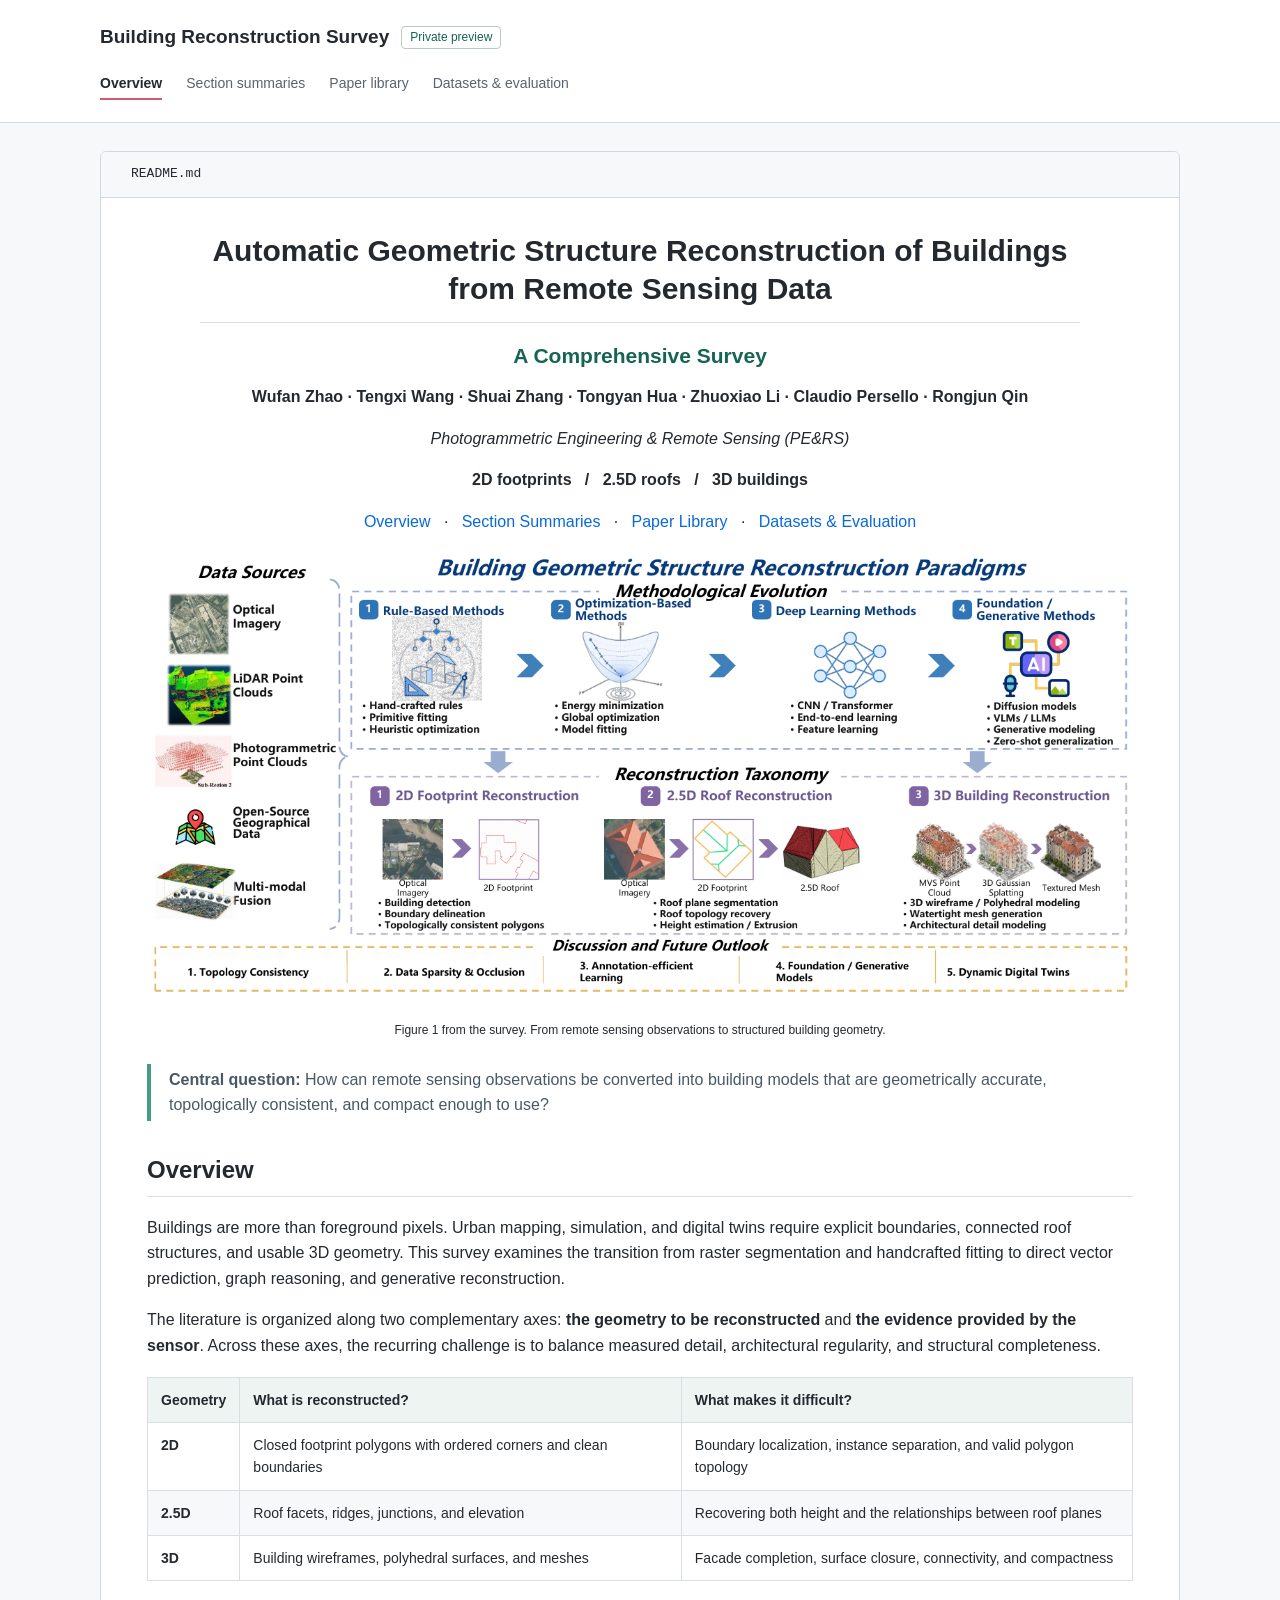
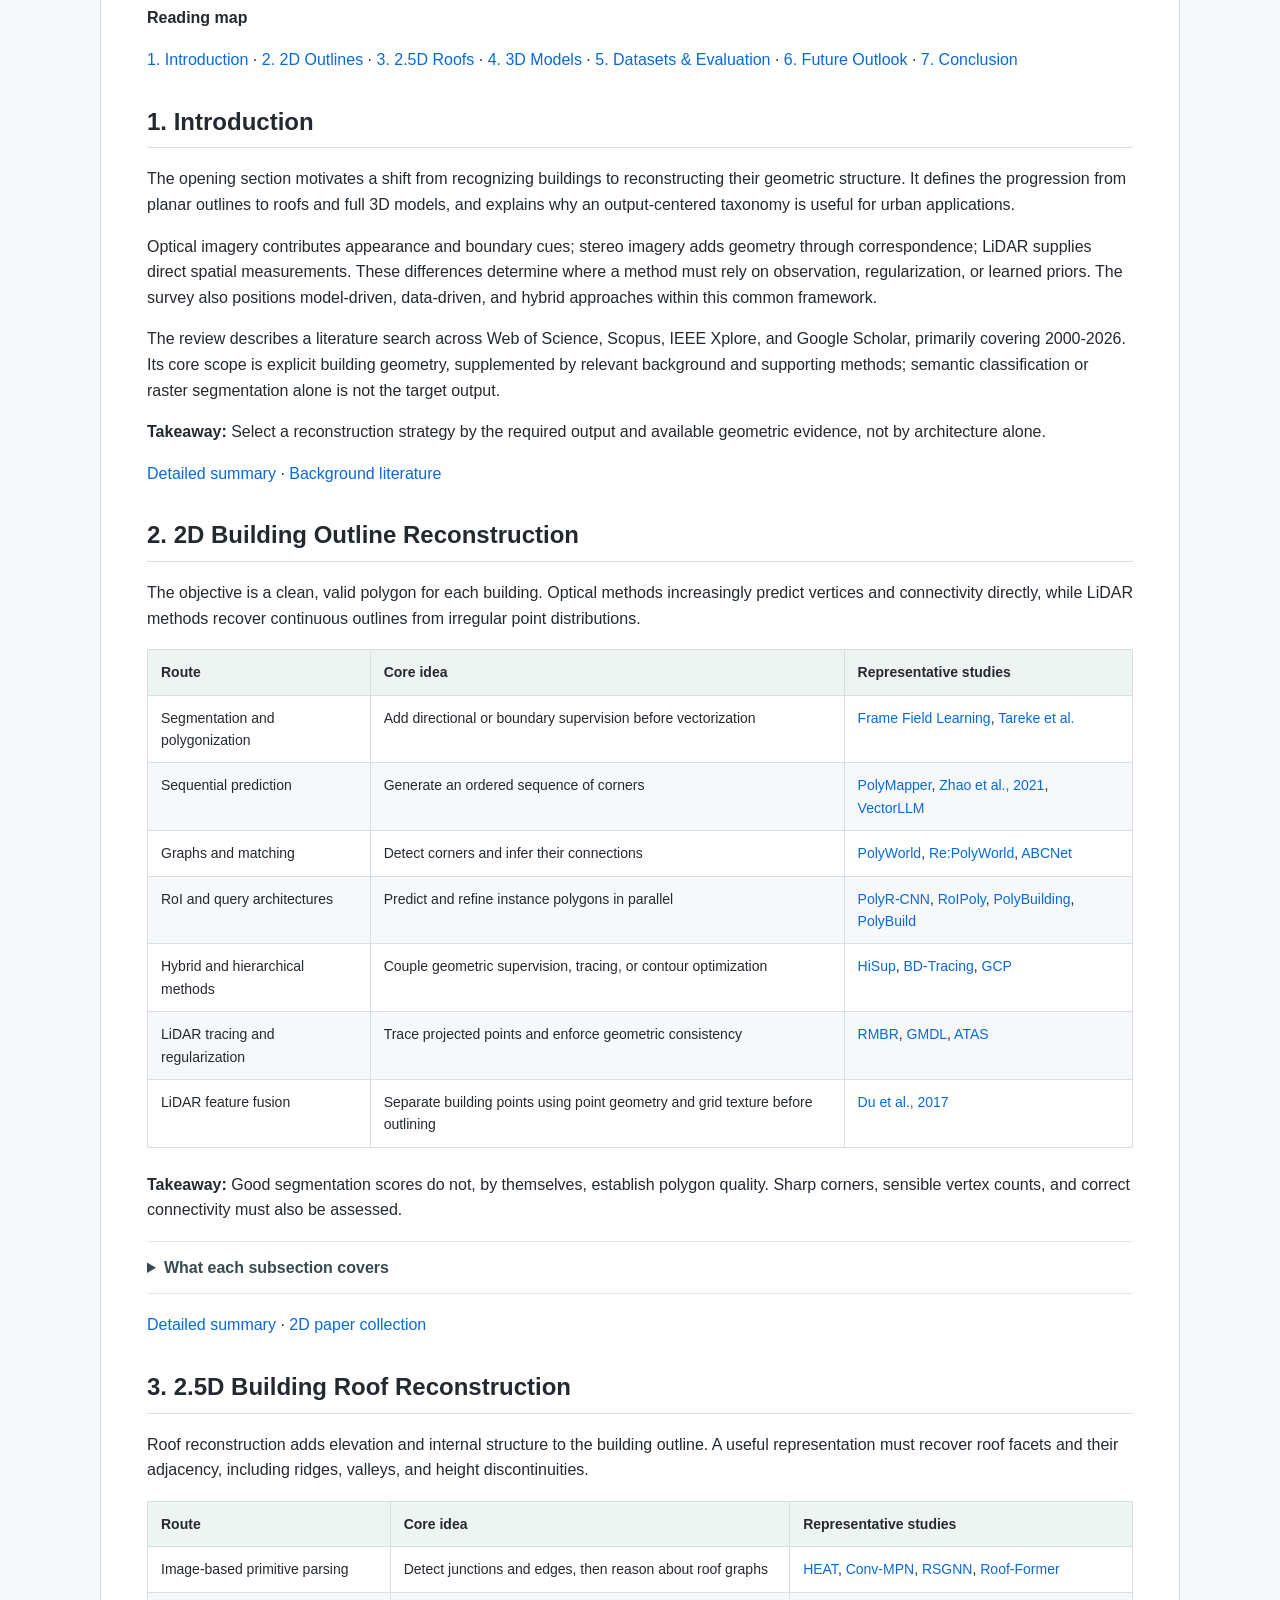
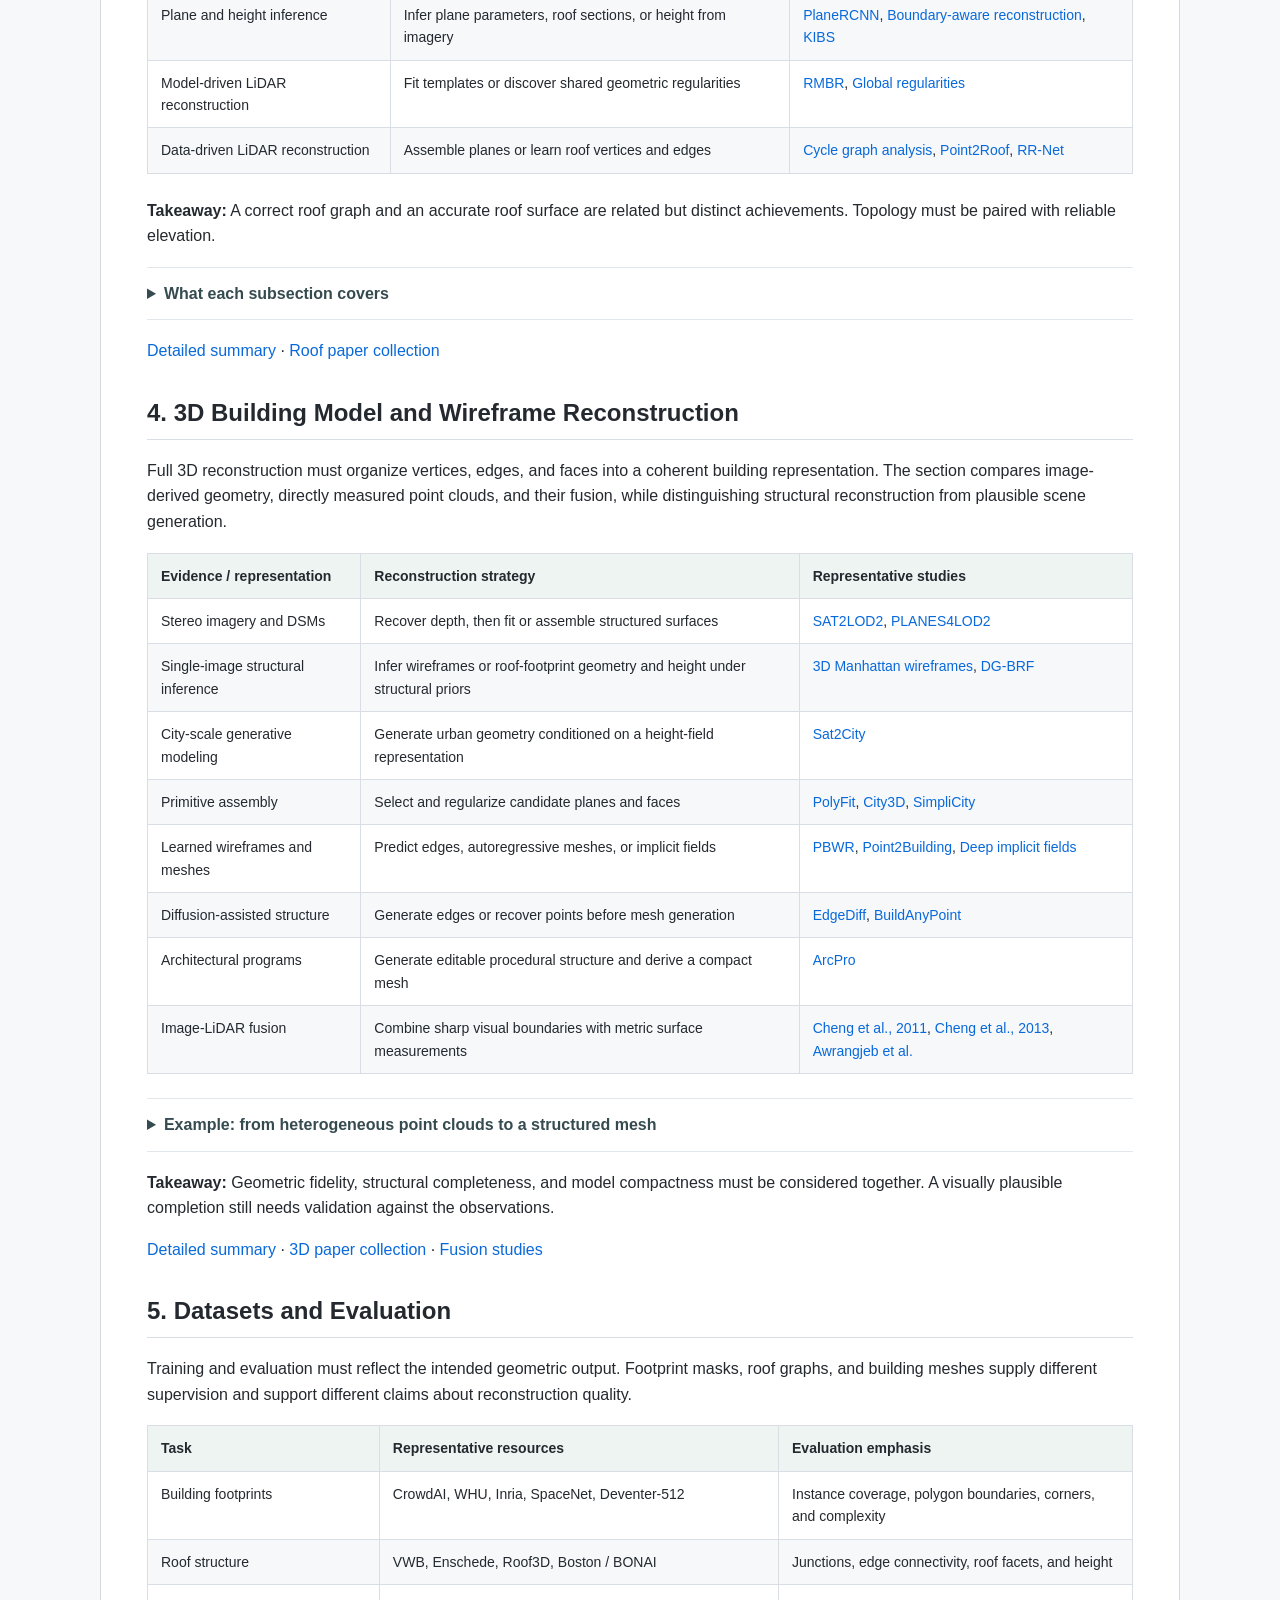
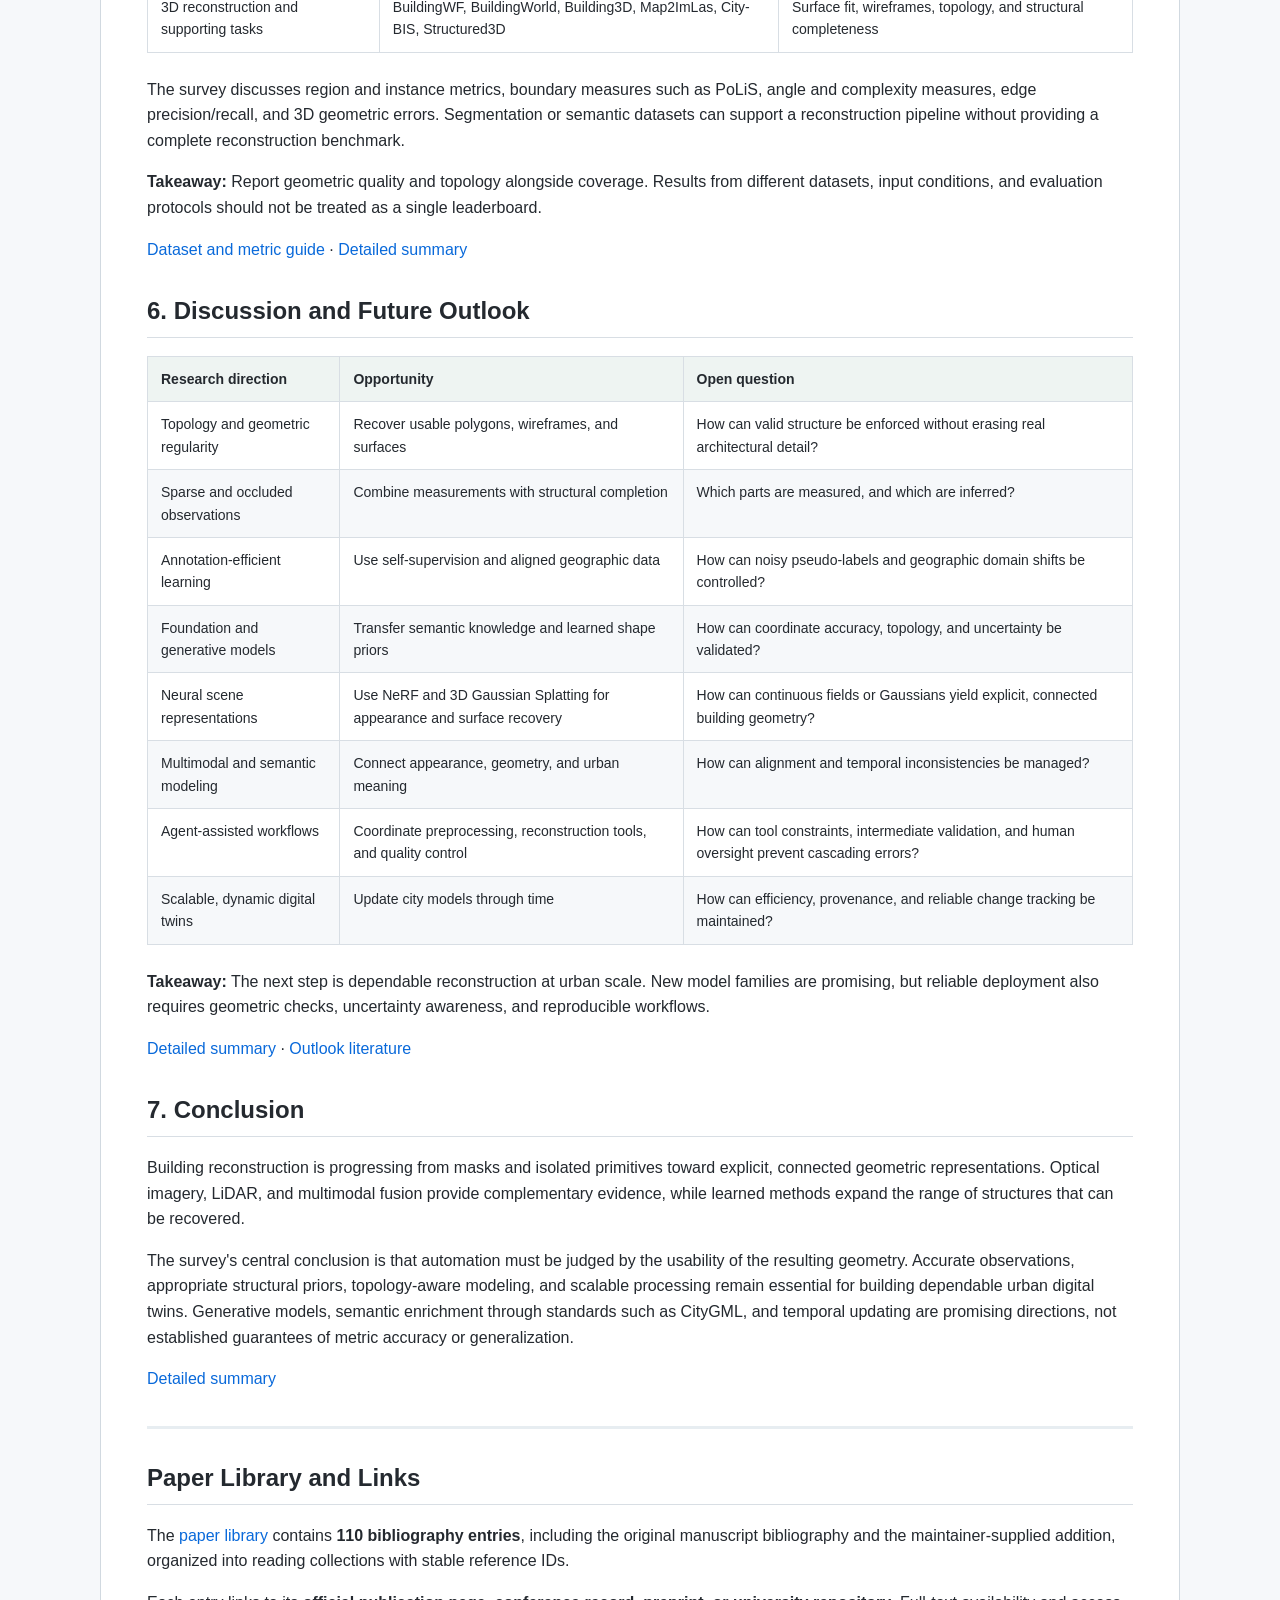
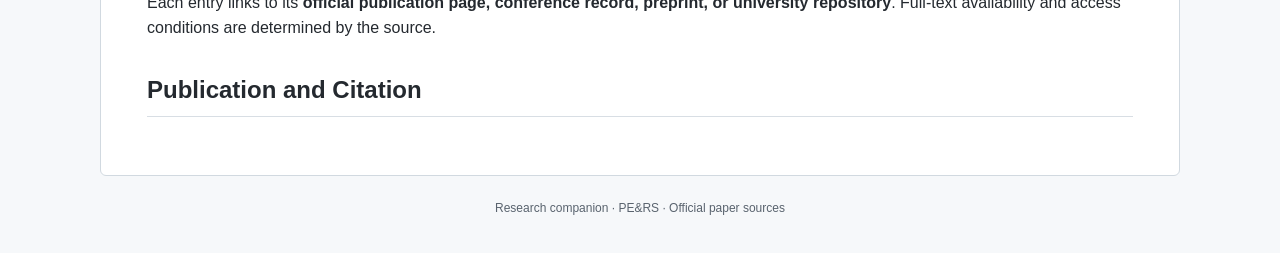
<file: preview/index.html>
<!doctype html>
<html lang="en"><head><meta charset="utf-8"><meta name="viewport" content="width=device-width,initial-scale=1">
<title>Automatic Geometric Structure Reconstruction of Buildings from Remote Sensing Data | Building Reconstruction Survey</title><link rel="stylesheet" href="preview.css"></head>
<body><header class="site-header"><div class="site-title">Building Reconstruction Survey <span class="private-label">Private preview</span></div>
<nav aria-label="Repository pages"><a href="index.html" aria-current="page">Overview</a><a href="docs/section-summaries.html">Section summaries</a><a href="PAPERS.html">Paper library</a><a href="docs/datasets-and-evaluation.html">Datasets & evaluation</a></nav></header>
<main><div class="file-label">README.md</div><article class="markdown-body"><div align="center"><h1 id="automatic-geometric-structure-reconstruction-of-buildings-from-remote-sensing-data">Automatic Geometric Structure Reconstruction of Buildings from Remote Sensing Data</h1>
<h3 id="a-comprehensive-survey">A Comprehensive Survey</h3>
<p><strong>Wufan Zhao · Tengxi Wang · Shuai Zhang · Tongyan Hua · Zhuoxiao Li · Claudio Persello · Rongjun Qin</strong></p>
<p><em>Photogrammetric Engineering &amp; Remote Sensing (PE&amp;RS)</em></p>
<p><strong>2D footprints   /   2.5D roofs   /   3D buildings</strong></p>
<p><a href="#overview">Overview</a>   ·   <a href="docs/section-summaries.html">Section Summaries</a>   ·   <a href="PAPERS.html">Paper Library</a>   ·   <a href="docs/datasets-and-evaluation.html">Datasets &amp; Evaluation</a></p>
</div><p align="center">
<img alt="Survey framework connecting remote sensing data, reconstruction methods, 2D footprints, 2.5D roofs, 3D models, and future research directions" src="../assets/survey-framework.png" width="100%"/>
</p><p align="center"><sub>Figure 1 from the survey. From remote sensing observations to structured building geometry.</sub></p><blockquote><p><strong>Central question:</strong> How can remote sensing observations be converted into building models that are geometrically accurate, topologically consistent, and compact enough to use?</p>
</blockquote>
<h2 id="overview">Overview</h2>
<p>Buildings are more than foreground pixels. Urban mapping, simulation, and digital twins require explicit boundaries, connected roof structures, and usable 3D geometry. This survey examines the transition from raster segmentation and handcrafted fitting to direct vector prediction, graph reasoning, and generative reconstruction.</p>
<p>The literature is organized along two complementary axes: <strong>the geometry to be reconstructed</strong> and <strong>the evidence provided by the sensor</strong>. Across these axes, the recurring challenge is to balance measured detail, architectural regularity, and structural completeness.</p>
<div class="table-scroll" tabindex="0"><table>
<thead><tr>
<th style="text-align:left">Geometry</th>
<th style="text-align:left">What is reconstructed?</th>
<th style="text-align:left">What makes it difficult?</th>
</tr>
</thead>
<tbody>
<tr>
<td style="text-align:left"><strong>2D</strong></td>
<td style="text-align:left">Closed footprint polygons with ordered corners and clean boundaries</td>
<td style="text-align:left">Boundary localization, instance separation, and valid polygon topology</td>
</tr>
<tr>
<td style="text-align:left"><strong>2.5D</strong></td>
<td style="text-align:left">Roof facets, ridges, junctions, and elevation</td>
<td style="text-align:left">Recovering both height and the relationships between roof planes</td>
</tr>
<tr>
<td style="text-align:left"><strong>3D</strong></td>
<td style="text-align:left">Building wireframes, polyhedral surfaces, and meshes</td>
<td style="text-align:left">Facade completion, surface closure, connectivity, and compactness</td>
</tr>
</tbody>
</table></div>
<p><strong>Reading map</strong></p>
<p><a href="#1-introduction">1. Introduction</a> · <a href="#2-2d-building-outline-reconstruction">2. 2D Outlines</a> · <a href="#3-25d-building-roof-reconstruction">3. 2.5D Roofs</a> · <a href="#4-3d-building-model-and-wireframe-reconstruction">4. 3D Models</a> · <a href="#5-datasets-and-evaluation">5. Datasets &amp; Evaluation</a> · <a href="#6-discussion-and-future-outlook">6. Future Outlook</a> · <a href="#7-conclusion">7. Conclusion</a></p>
<h2 id="1-introduction">1. Introduction</h2>
<p>The opening section motivates a shift from recognizing buildings to reconstructing their geometric structure. It defines the progression from planar outlines to roofs and full 3D models, and explains why an output-centered taxonomy is useful for urban applications.</p>
<p>Optical imagery contributes appearance and boundary cues; stereo imagery adds geometry through correspondence; LiDAR supplies direct spatial measurements. These differences determine where a method must rely on observation, regularization, or learned priors. The survey also positions model-driven, data-driven, and hybrid approaches within this common framework.</p>
<p>The review describes a literature search across Web of Science, Scopus, IEEE Xplore, and Google Scholar, primarily covering 2000-2026. Its core scope is explicit building geometry, supplemented by relevant background and supporting methods; semantic classification or raster segmentation alone is not the target output.</p>
<p><strong>Takeaway:</strong> Select a reconstruction strategy by the required output and available geometric evidence, not by architecture alone.</p>
<p><a href="docs/section-summaries.html#s1">Detailed summary</a> · <a href="PAPERS.html#background">Background literature</a></p>
<h2 id="2-2d-building-outline-reconstruction">2. 2D Building Outline Reconstruction</h2>
<p>The objective is a clean, valid polygon for each building. Optical methods increasingly predict vertices and connectivity directly, while LiDAR methods recover continuous outlines from irregular point distributions.</p>
<div class="table-scroll" tabindex="0"><table>
<thead><tr>
<th style="text-align:left">Route</th>
<th style="text-align:left">Core idea</th>
<th style="text-align:left">Representative studies</th>
</tr>
</thead>
<tbody>
<tr>
<td style="text-align:left">Segmentation and polygonization</td>
<td style="text-align:left">Add directional or boundary supervision before vectorization</td>
<td style="text-align:left"><a href="https://ieeexplore.ieee.org/document/9577910/">Frame Field Learning</a>, <a href="https://ieeexplore.ieee.org/document/10282644/">Tareke et al.</a></td>
</tr>
<tr>
<td style="text-align:left">Sequential prediction</td>
<td style="text-align:left">Generate an ordered sequence of corners</td>
<td style="text-align:left"><a href="https://ieeexplore.ieee.org/document/9008272/">PolyMapper</a>, <a href="https://linkinghub.elsevier.com/retrieve/pii/S0924271621000551">Zhao et al., 2021</a>, <a href="https://linkinghub.elsevier.com/retrieve/pii/S0924271626000250">VectorLLM</a></td>
</tr>
<tr>
<td style="text-align:left">Graphs and matching</td>
<td style="text-align:left">Detect corners and infer their connections</td>
<td style="text-align:left"><a href="https://ieeexplore.ieee.org/document/9880425/">PolyWorld</a>, <a href="https://ieeexplore.ieee.org/document/10377491/">Re:PolyWorld</a>, <a href="https://linkinghub.elsevier.com/retrieve/pii/S1569843225007186">ABCNet</a></td>
</tr>
<tr>
<td style="text-align:left">RoI and query architectures</td>
<td style="text-align:left">Predict and refine instance polygons in parallel</td>
<td style="text-align:left"><a href="https://linkinghub.elsevier.com/retrieve/pii/S0924271624003824">PolyR-CNN</a>, <a href="https://linkinghub.elsevier.com/retrieve/pii/S0924271625001364">RoIPoly</a>, <a href="https://linkinghub.elsevier.com/retrieve/pii/S0924271623000813">PolyBuilding</a>, <a href="https://ieeexplore.ieee.org/document/10988661/">PolyBuild</a></td>
</tr>
<tr>
<td style="text-align:left">Hybrid and hierarchical methods</td>
<td style="text-align:left">Couple geometric supervision, tracing, or contour optimization</td>
<td style="text-align:left"><a href="https://linkinghub.elsevier.com/retrieve/pii/S0924271623000667">HiSup</a>, <a href="https://ieeexplore.ieee.org/document/10285447/">BD-Tracing</a>, <a href="https://ieeexplore.ieee.org/document/11172367/">GCP</a></td>
</tr>
<tr>
<td style="text-align:left">LiDAR tracing and regularization</td>
<td style="text-align:left">Trace projected points and enforce geometric consistency</td>
<td style="text-align:left"><a href="https://linkinghub.elsevier.com/retrieve/pii/S0924271613002256">RMBR</a>, <a href="https://www.isprs.org/proceedings/XXXVII/congress/3_pdf/11.pdf">GMDL</a>, <a href="https://linkinghub.elsevier.com/retrieve/pii/S0926580524000578">ATAS</a></td>
</tr>
<tr>
<td style="text-align:left">LiDAR feature fusion</td>
<td style="text-align:left">Separate building points using point geometry and grid texture before outlining</td>
<td style="text-align:left"><a href="https://linkinghub.elsevier.com/retrieve/pii/S0924271616306438">Du et al., 2017</a></td>
</tr>
</tbody>
</table></div>
<p><strong>Takeaway:</strong> Good segmentation scores do not, by themselves, establish polygon quality. Sharp corners, sensible vertex counts, and correct connectivity must also be assessed.</p>
<details><summary><strong>What each subsection covers</strong></summary><ul>
<li><strong>2.1 Optical imagery:</strong> segmentation-based methods; sequential, graph-based, query-based, and hybrid vector generation; their different failure modes.</li>
<li><strong>2.2 LiDAR point clouds:</strong> local tracing, global regularization, adaptive boundaries, and point/grid feature fusion.</li>
<li><strong>2.3 Synthesis:</strong> the trade-off between preserving observed boundary detail and enforcing architectural regularity.</li>
</ul>
</details><p><a href="docs/section-summaries.html#s2">Detailed summary</a> · <a href="PAPERS.html#footprints">2D paper collection</a></p>
<h2 id="3-25d-building-roof-reconstruction">3. 2.5D Building Roof Reconstruction</h2>
<p>Roof reconstruction adds elevation and internal structure to the building outline. A useful representation must recover roof facets and their adjacency, including ridges, valleys, and height discontinuities.</p>
<div class="table-scroll" tabindex="0"><table>
<thead><tr>
<th style="text-align:left">Route</th>
<th style="text-align:left">Core idea</th>
<th style="text-align:left">Representative studies</th>
</tr>
</thead>
<tbody>
<tr>
<td style="text-align:left">Image-based primitive parsing</td>
<td style="text-align:left">Detect junctions and edges, then reason about roof graphs</td>
<td style="text-align:left"><a href="https://ieeexplore.ieee.org/document/9878511/">HEAT</a>, <a href="https://ieeexplore.ieee.org/document/9156819/">Conv-MPN</a>, <a href="https://linkinghub.elsevier.com/retrieve/pii/S092427162200065X">RSGNN</a>, <a href="https://ieeexplore.ieee.org/document/10282198/">Roof-Former</a></td>
</tr>
<tr>
<td style="text-align:left">Plane and height inference</td>
<td style="text-align:left">Infer plane parameters, roof sections, or height from imagery</td>
<td style="text-align:left"><a href="https://ieeexplore.ieee.org/document/8953257/">PlaneRCNN</a>, <a href="https://ieeexplore.ieee.org/document/9156304/">Boundary-aware reconstruction</a>, <a href="https://linkinghub.elsevier.com/retrieve/pii/S0924271624004210">KIBS</a></td>
</tr>
<tr>
<td style="text-align:left">Model-driven LiDAR reconstruction</td>
<td style="text-align:left">Fit templates or discover shared geometric regularities</td>
<td style="text-align:left"><a href="https://linkinghub.elsevier.com/retrieve/pii/S0924271613002256">RMBR</a>, <a href="https://ieeexplore.ieee.org/document/6247692/">Global regularities</a></td>
</tr>
<tr>
<td style="text-align:left">Data-driven LiDAR reconstruction</td>
<td style="text-align:left">Assemble planes or learn roof vertices and edges</td>
<td style="text-align:left"><a href="https://linkinghub.elsevier.com/retrieve/pii/S0924271614001129">Cycle graph analysis</a>, <a href="https://linkinghub.elsevier.com/retrieve/pii/S0924271622002362">Point2Roof</a>, <a href="https://ieeexplore.ieee.org/document/11218167/">RR-Net</a></td>
</tr>
</tbody>
</table></div>
<p><strong>Takeaway:</strong> A correct roof graph and an accurate roof surface are related but distinct achievements. Topology must be paired with reliable elevation.</p>
<details><summary><strong>What each subsection covers</strong></summary><ul>
<li><strong>3.1 Optical imagery:</strong> primitive graphs, segmentation-guided vectorization, direct plane estimation, and learned height cues.</li>
<li><strong>3.2 LiDAR point clouds:</strong> top-down templates and global priors versus bottom-up plane extraction, graph assembly, and learned edge prediction.</li>
<li><strong>3.3 Synthesis:</strong> roof models need metric accuracy and structural consistency, particularly for complex roof configurations.</li>
</ul>
</details><p><a href="docs/section-summaries.html#s3">Detailed summary</a> · <a href="PAPERS.html#roofs">Roof paper collection</a></p>
<h2 id="4-3d-building-model-and-wireframe-reconstruction">4. 3D Building Model and Wireframe Reconstruction</h2>
<p>Full 3D reconstruction must organize vertices, edges, and faces into a coherent building representation. The section compares image-derived geometry, directly measured point clouds, and their fusion, while distinguishing structural reconstruction from plausible scene generation.</p>
<div class="table-scroll" tabindex="0"><table>
<thead><tr>
<th style="text-align:left">Evidence / representation</th>
<th style="text-align:left">Reconstruction strategy</th>
<th style="text-align:left">Representative studies</th>
</tr>
</thead>
<tbody>
<tr>
<td style="text-align:left">Stereo imagery and DSMs</td>
<td style="text-align:left">Recover depth, then fit or assemble structured surfaces</td>
<td style="text-align:left"><a href="https://isprs-archives.copernicus.org/articles/XLIII-B2-2022/379/2022/">SAT2LOD2</a>, <a href="https://linkinghub.elsevier.com/retrieve/pii/S0924271624001758">PLANES4LOD2</a></td>
</tr>
<tr>
<td style="text-align:left">Single-image structural inference</td>
<td style="text-align:left">Infer wireframes or roof-footprint geometry and height under structural priors</td>
<td style="text-align:left"><a href="https://ieeexplore.ieee.org/document/9010693/">3D Manhattan wireframes</a>, <a href="https://linkinghub.elsevier.com/retrieve/pii/S0924271625004563">DG-BRF</a></td>
</tr>
<tr>
<td style="text-align:left">City-scale generative modeling</td>
<td style="text-align:left">Generate urban geometry conditioned on a height-field representation</td>
<td style="text-align:left"><a href="https://ieeexplore.ieee.org/document/11446050/">Sat2City</a></td>
</tr>
<tr>
<td style="text-align:left">Primitive assembly</td>
<td style="text-align:left">Select and regularize candidate planes and faces</td>
<td style="text-align:left"><a href="https://ieeexplore.ieee.org/document/8237520/">PolyFit</a>, <a href="https://www.mdpi.com/2072-4292/14/9/2254">City3D</a>, <a href="https://ieeexplore.ieee.org/document/10678009/">SimpliCity</a></td>
</tr>
<tr>
<td style="text-align:left">Learned wireframes and meshes</td>
<td style="text-align:left">Predict edges, autoregressive meshes, or implicit fields</td>
<td style="text-align:left"><a href="https://ieeexplore.ieee.org/document/10656530/">PBWR</a>, <a href="https://linkinghub.elsevier.com/retrieve/pii/S092427162400279X">Point2Building</a>, <a href="https://linkinghub.elsevier.com/retrieve/pii/S0924271622002611">Deep implicit fields</a></td>
</tr>
<tr>
<td style="text-align:left">Diffusion-assisted structure</td>
<td style="text-align:left">Generate edges or recover points before mesh generation</td>
<td style="text-align:left"><a href="https://ieeexplore.ieee.org/document/11094351/">EdgeDiff</a>, <a href="https://openaccess.thecvf.com/content/CVPR2026/html/Hua_BuildAnyPoint_3D_Building_Structured_Abstraction_from_Diverse_Point_Clouds_CVPR_2026_paper.html">BuildAnyPoint</a></td>
</tr>
<tr>
<td style="text-align:left">Architectural programs</td>
<td style="text-align:left">Generate editable procedural structure and derive a compact mesh</td>
<td style="text-align:left"><a href="https://ieeexplore.ieee.org/document/11092796/">ArcPro</a></td>
</tr>
<tr>
<td style="text-align:left">Image-LiDAR fusion</td>
<td style="text-align:left">Combine sharp visual boundaries with metric surface measurements</td>
<td style="text-align:left"><a href="https://doi.org/10.14358/pers.77.2.125">Cheng et al., 2011</a>, <a href="https://linkinghub.elsevier.com/retrieve/pii/S0143816612002990">Cheng et al., 2013</a>, <a href="https://linkinghub.elsevier.com/retrieve/pii/S0924271613001342">Awrangjeb et al.</a></td>
</tr>
</tbody>
</table></div>
<details><p><summary><strong>Example: from heterogeneous point clouds to a structured mesh</strong></summary></p>
<p align="center"><img alt="BuildAnyPoint pipeline: diffusion-based point recovery followed by Transformer-based mesh generation" src="../assets/buildanypoint.png" width="90%"/></p><p><em>Figure 7 from the survey, presenting BuildAnyPoint (Hua et al., 2026). The method recovers an intermediate point representation before conditional mesh generation.</em></p>
</details><p><strong>Takeaway:</strong> Geometric fidelity, structural completeness, and model compactness must be considered together. A visually plausible completion still needs validation against the observations.</p>
<p><a href="docs/section-summaries.html#s4">Detailed summary</a> · <a href="PAPERS.html#models">3D paper collection</a> · <a href="PAPERS.html#fusion">Fusion studies</a></p>
<h2 id="5-datasets-and-evaluation">5. Datasets and Evaluation</h2>
<p>Training and evaluation must reflect the intended geometric output. Footprint masks, roof graphs, and building meshes supply different supervision and support different claims about reconstruction quality.</p>
<div class="table-scroll" tabindex="0"><table>
<thead><tr>
<th style="text-align:left">Task</th>
<th style="text-align:left">Representative resources</th>
<th style="text-align:left">Evaluation emphasis</th>
</tr>
</thead>
<tbody>
<tr>
<td style="text-align:left">Building footprints</td>
<td style="text-align:left">CrowdAI, WHU, Inria, SpaceNet, Deventer-512</td>
<td style="text-align:left">Instance coverage, polygon boundaries, corners, and complexity</td>
</tr>
<tr>
<td style="text-align:left">Roof structure</td>
<td style="text-align:left">VWB, Enschede, Roof3D, Boston / BONAI</td>
<td style="text-align:left">Junctions, edge connectivity, roof facets, and height</td>
</tr>
<tr>
<td style="text-align:left">3D reconstruction and supporting tasks</td>
<td style="text-align:left">BuildingWF, BuildingWorld, Building3D, Map2ImLas, City-BIS, Structured3D</td>
<td style="text-align:left">Surface fit, wireframes, topology, and structural completeness</td>
</tr>
</tbody>
</table></div>
<p>The survey discusses region and instance metrics, boundary measures such as PoLiS, angle and complexity measures, edge precision/recall, and 3D geometric errors. Segmentation or semantic datasets can support a reconstruction pipeline without providing a complete reconstruction benchmark.</p>
<p><strong>Takeaway:</strong> Report geometric quality and topology alongside coverage. Results from different datasets, input conditions, and evaluation protocols should not be treated as a single leaderboard.</p>
<p><a href="docs/datasets-and-evaluation.html">Dataset and metric guide</a> · <a href="docs/section-summaries.html#s5">Detailed summary</a></p>
<h2 id="6-discussion-and-future-outlook">6. Discussion and Future Outlook</h2>
<div class="table-scroll" tabindex="0"><table>
<thead><tr>
<th style="text-align:left">Research direction</th>
<th style="text-align:left">Opportunity</th>
<th style="text-align:left">Open question</th>
</tr>
</thead>
<tbody>
<tr>
<td style="text-align:left">Topology and geometric regularity</td>
<td style="text-align:left">Recover usable polygons, wireframes, and surfaces</td>
<td style="text-align:left">How can valid structure be enforced without erasing real architectural detail?</td>
</tr>
<tr>
<td style="text-align:left">Sparse and occluded observations</td>
<td style="text-align:left">Combine measurements with structural completion</td>
<td style="text-align:left">Which parts are measured, and which are inferred?</td>
</tr>
<tr>
<td style="text-align:left">Annotation-efficient learning</td>
<td style="text-align:left">Use self-supervision and aligned geographic data</td>
<td style="text-align:left">How can noisy pseudo-labels and geographic domain shifts be controlled?</td>
</tr>
<tr>
<td style="text-align:left">Foundation and generative models</td>
<td style="text-align:left">Transfer semantic knowledge and learned shape priors</td>
<td style="text-align:left">How can coordinate accuracy, topology, and uncertainty be validated?</td>
</tr>
<tr>
<td style="text-align:left">Neural scene representations</td>
<td style="text-align:left">Use NeRF and 3D Gaussian Splatting for appearance and surface recovery</td>
<td style="text-align:left">How can continuous fields or Gaussians yield explicit, connected building geometry?</td>
</tr>
<tr>
<td style="text-align:left">Multimodal and semantic modeling</td>
<td style="text-align:left">Connect appearance, geometry, and urban meaning</td>
<td style="text-align:left">How can alignment and temporal inconsistencies be managed?</td>
</tr>
<tr>
<td style="text-align:left">Agent-assisted workflows</td>
<td style="text-align:left">Coordinate preprocessing, reconstruction tools, and quality control</td>
<td style="text-align:left">How can tool constraints, intermediate validation, and human oversight prevent cascading errors?</td>
</tr>
<tr>
<td style="text-align:left">Scalable, dynamic digital twins</td>
<td style="text-align:left">Update city models through time</td>
<td style="text-align:left">How can efficiency, provenance, and reliable change tracking be maintained?</td>
</tr>
</tbody>
</table></div>
<p><strong>Takeaway:</strong> The next step is dependable reconstruction at urban scale. New model families are promising, but reliable deployment also requires geometric checks, uncertainty awareness, and reproducible workflows.</p>
<p><a href="docs/section-summaries.html#s6">Detailed summary</a> · <a href="PAPERS.html#outlook">Outlook literature</a></p>
<h2 id="7-conclusion">7. Conclusion</h2>
<p>Building reconstruction is progressing from masks and isolated primitives toward explicit, connected geometric representations. Optical imagery, LiDAR, and multimodal fusion provide complementary evidence, while learned methods expand the range of structures that can be recovered.</p>
<p>The survey's central conclusion is that automation must be judged by the usability of the resulting geometry. Accurate observations, appropriate structural priors, topology-aware modeling, and scalable processing remain essential for building dependable urban digital twins. Generative models, semantic enrichment through standards such as CityGML, and temporal updating are promising directions, not established guarantees of metric accuracy or generalization.</p>
<p><a href="docs/section-summaries.html#s7">Detailed summary</a></p>
<hr/>
<h2 id="paper-library-and-links">Paper Library and Links</h2>
<p>The <a href="PAPERS.html">paper library</a> contains <strong>110 bibliography entries</strong>, including the original manuscript bibliography and the maintainer-supplied addition, organized into reading collections with stable reference IDs.</p>
<p>Each entry links to its <strong>official publication page, conference record, preprint, or university repository</strong>. Full-text availability and access conditions are determined by the source.</p>
<h2 id="publication-and-citation">Publication and Citation</h2>
</article></main>
<footer>Research companion · PE&amp;RS · Official paper sources</footer></body></html>
</file>
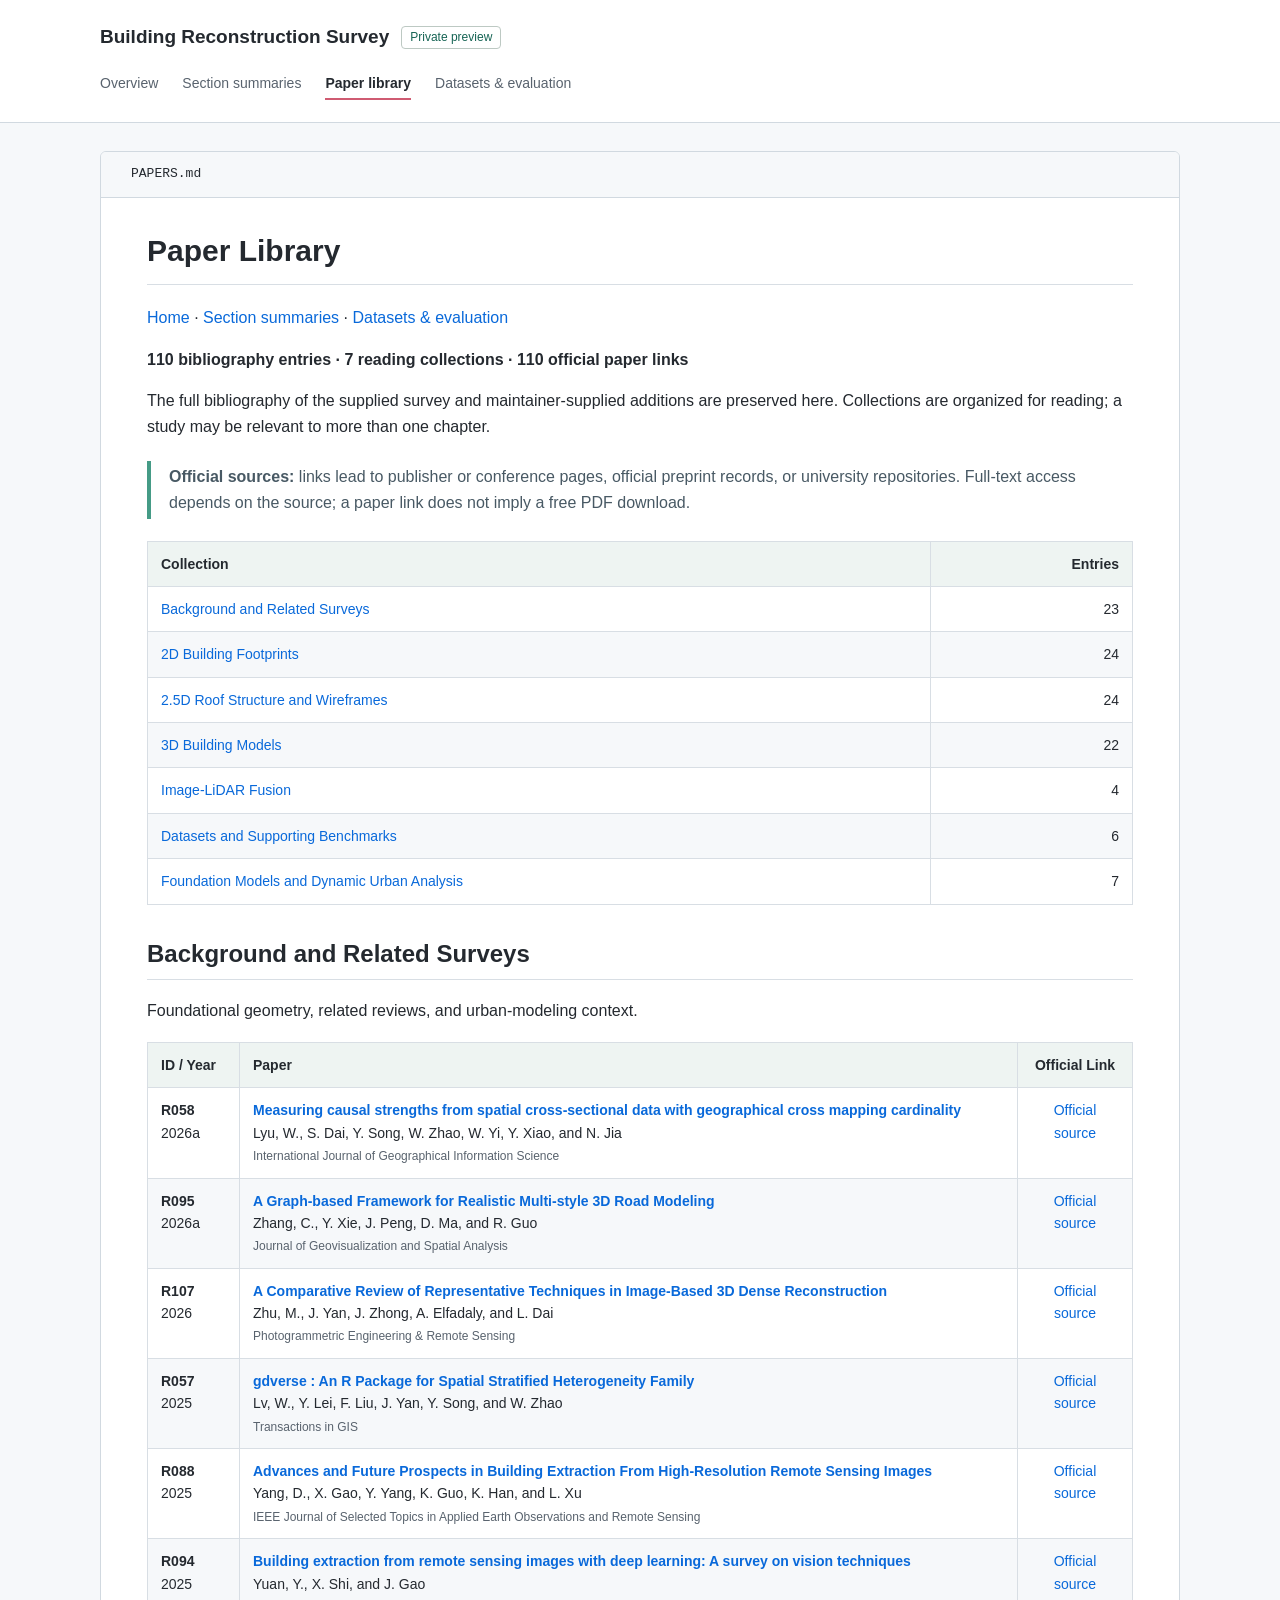
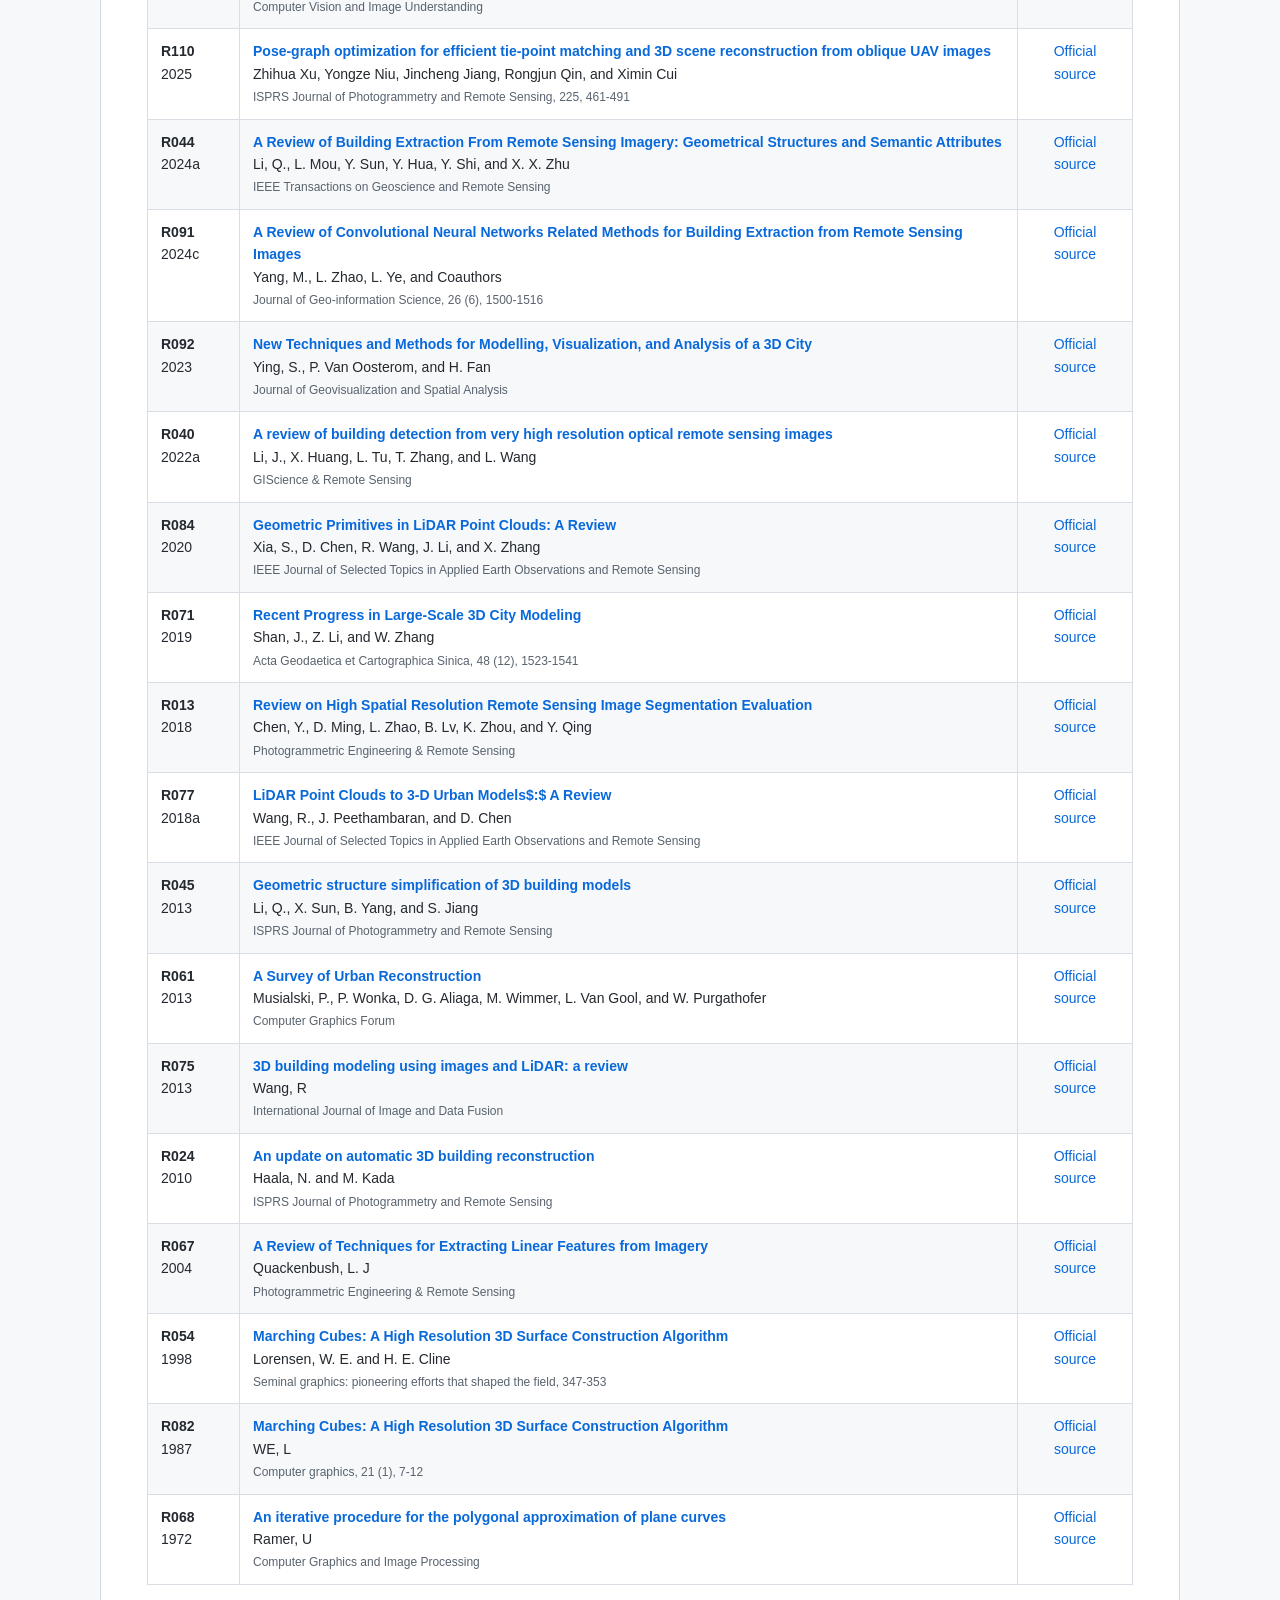
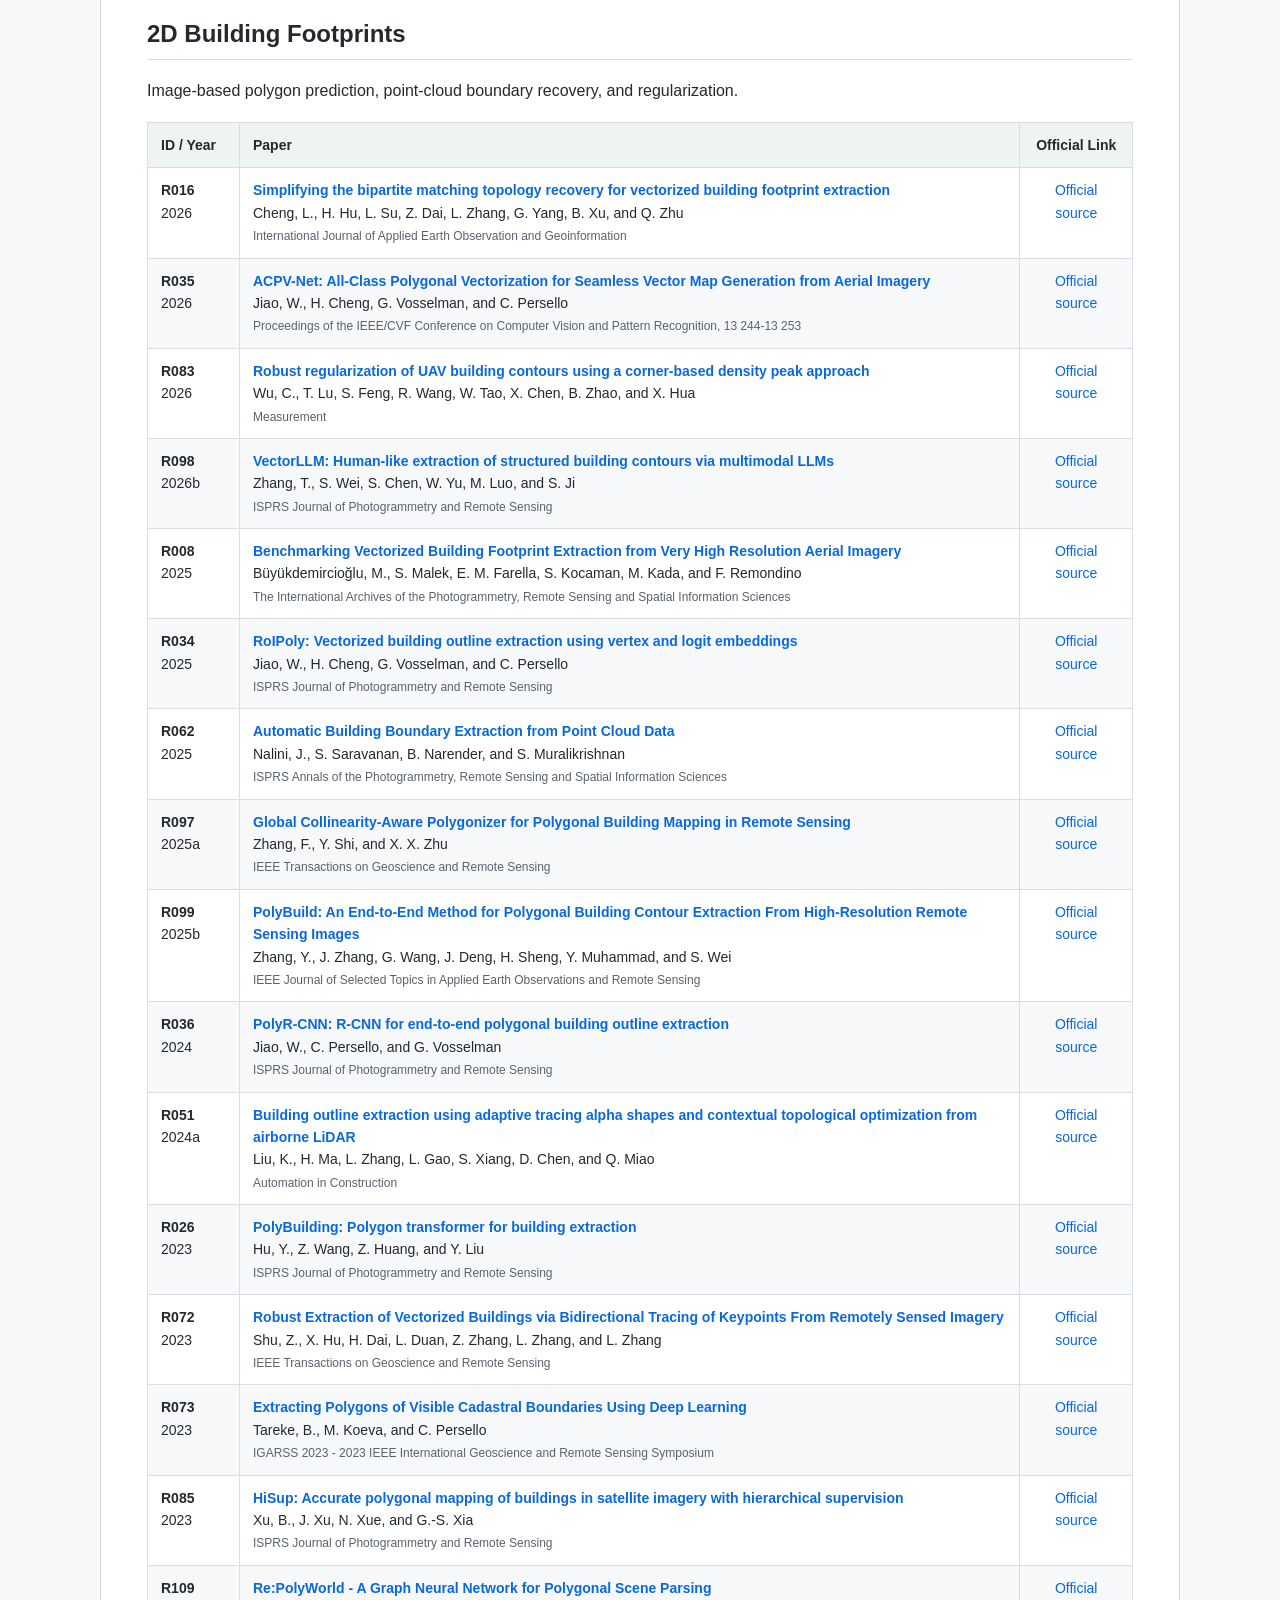
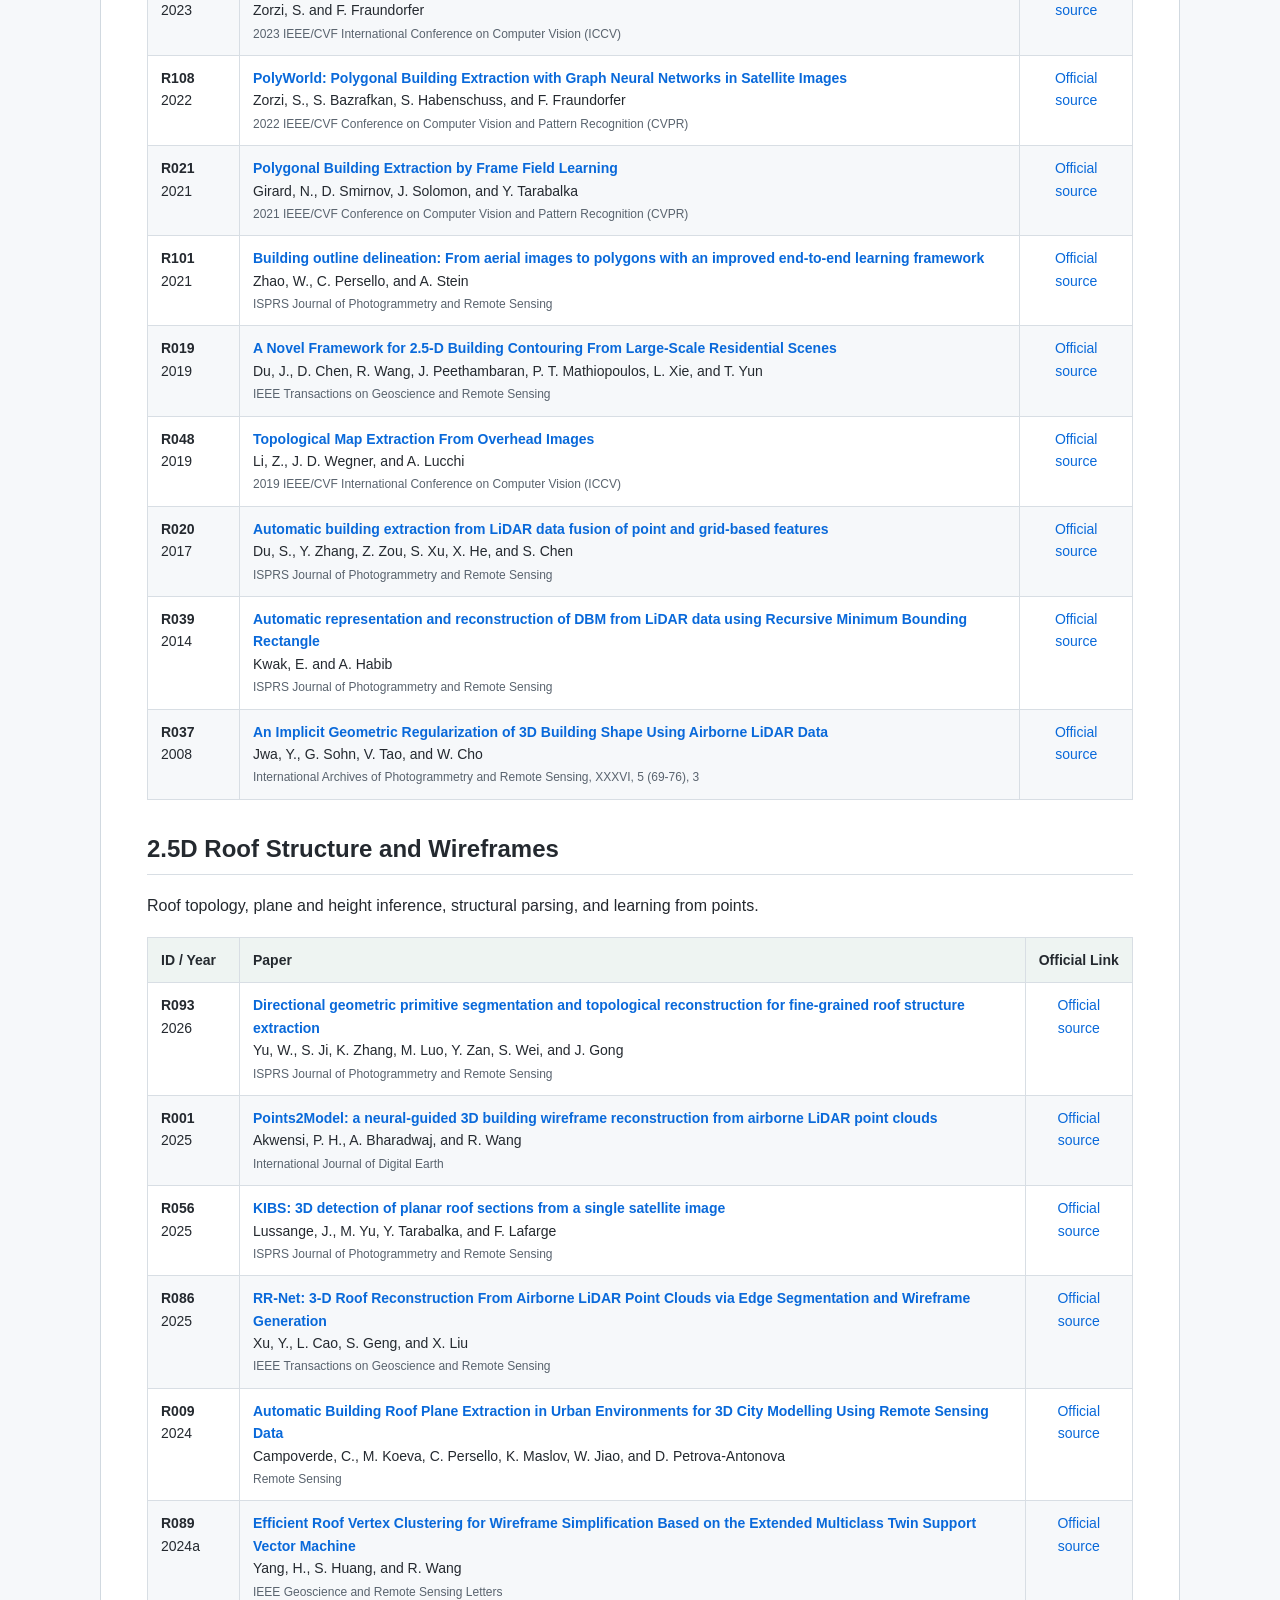
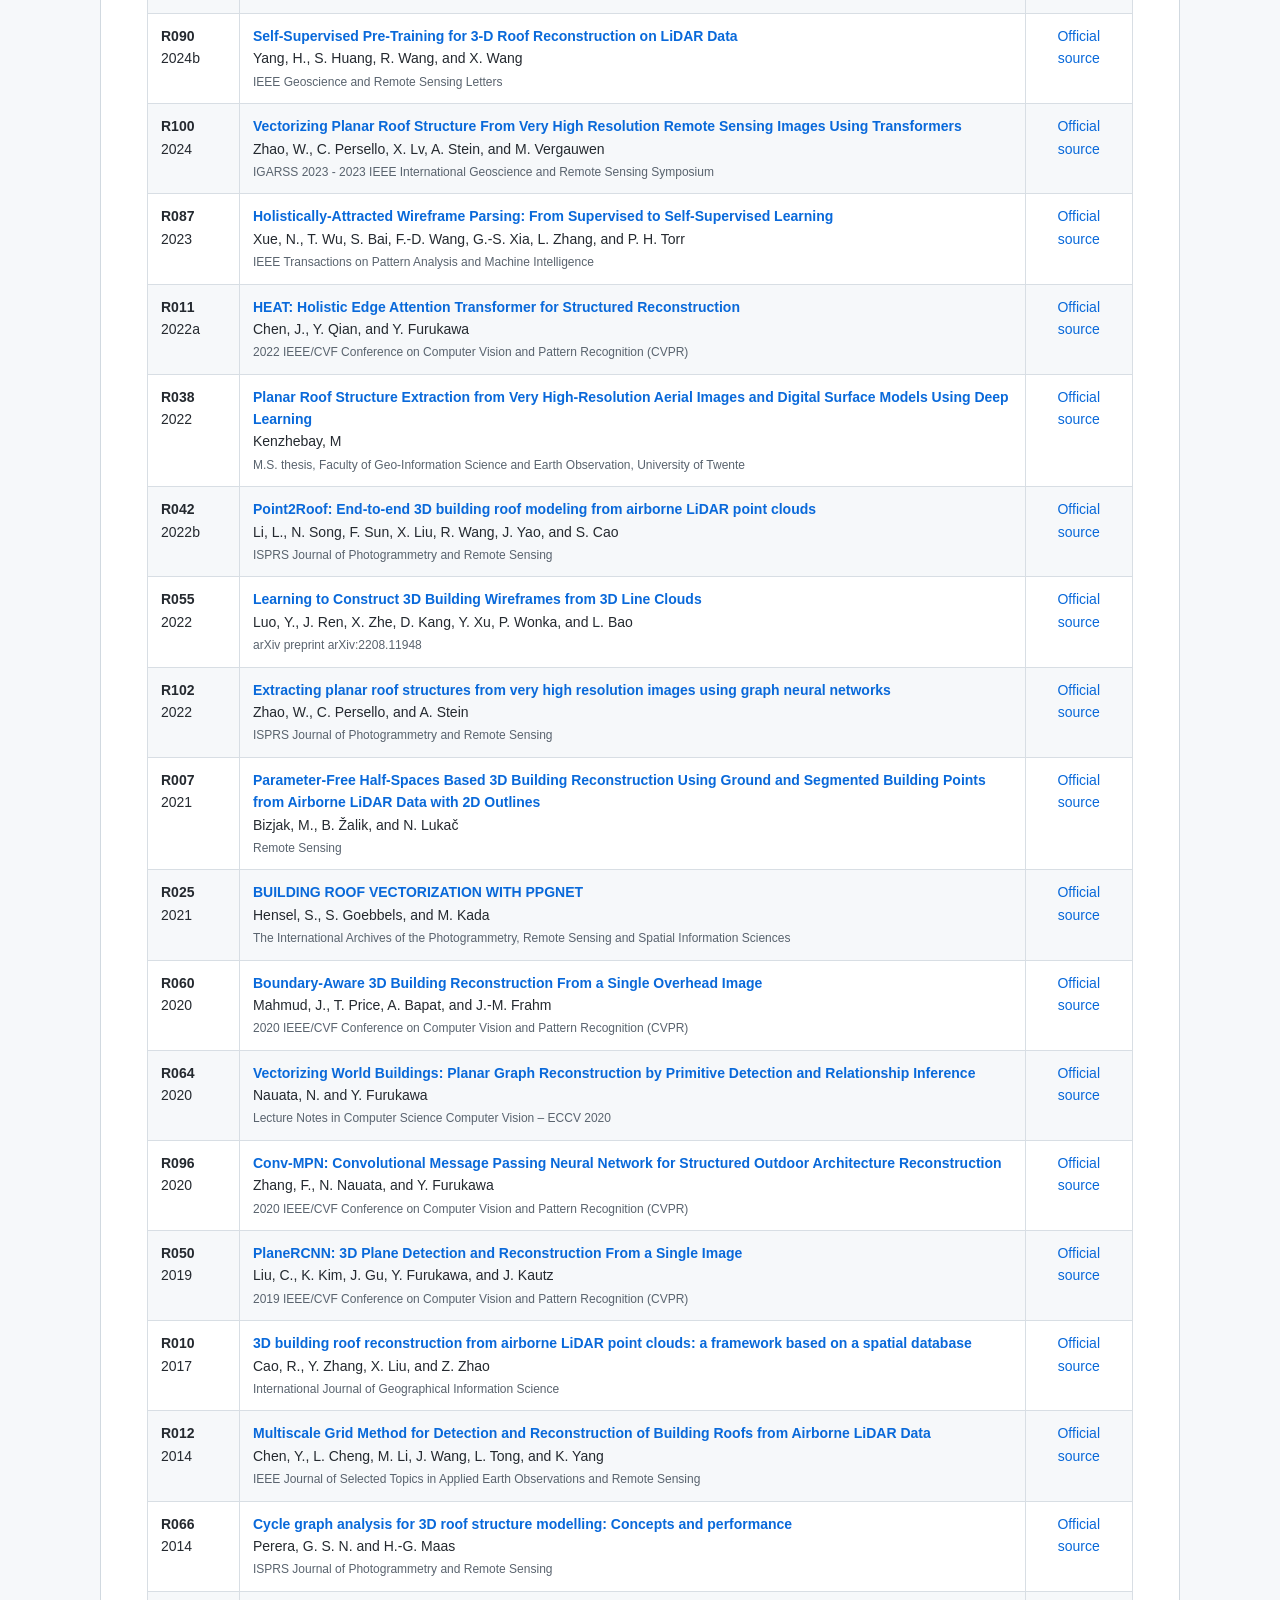
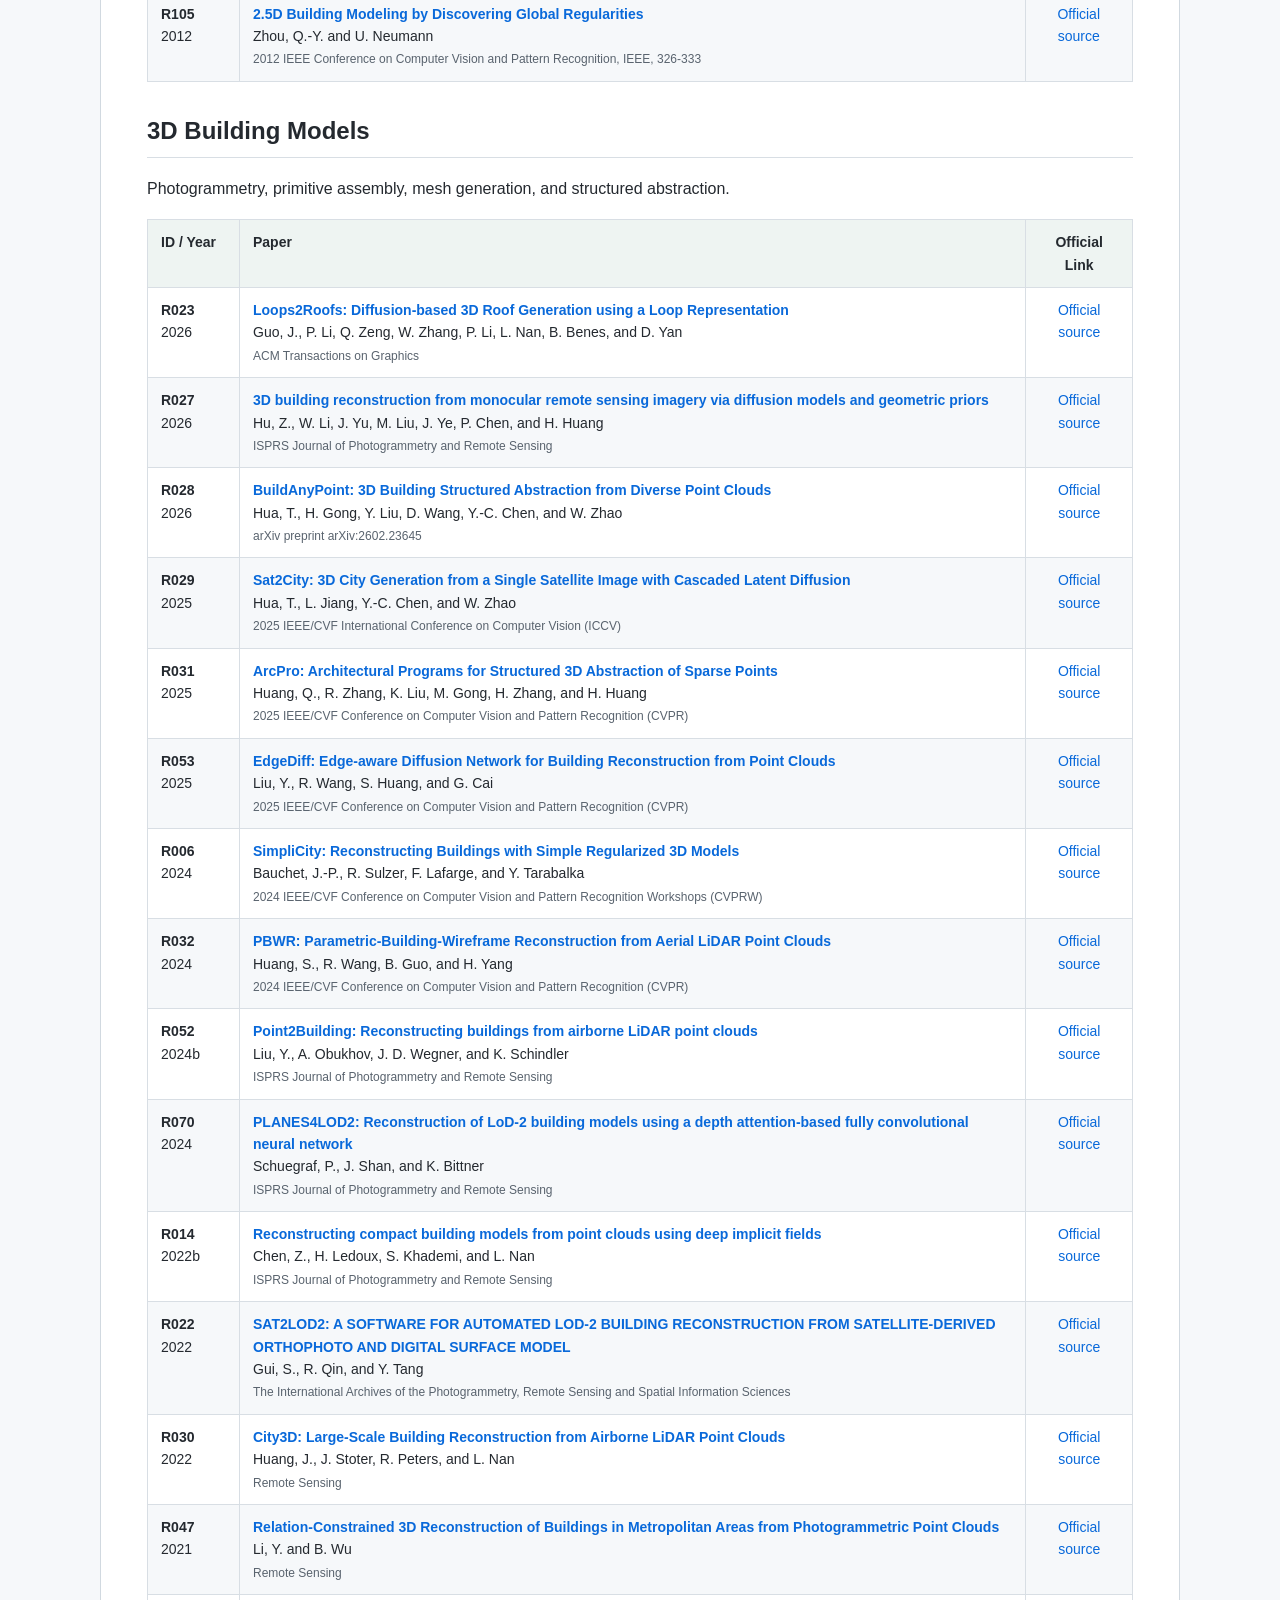
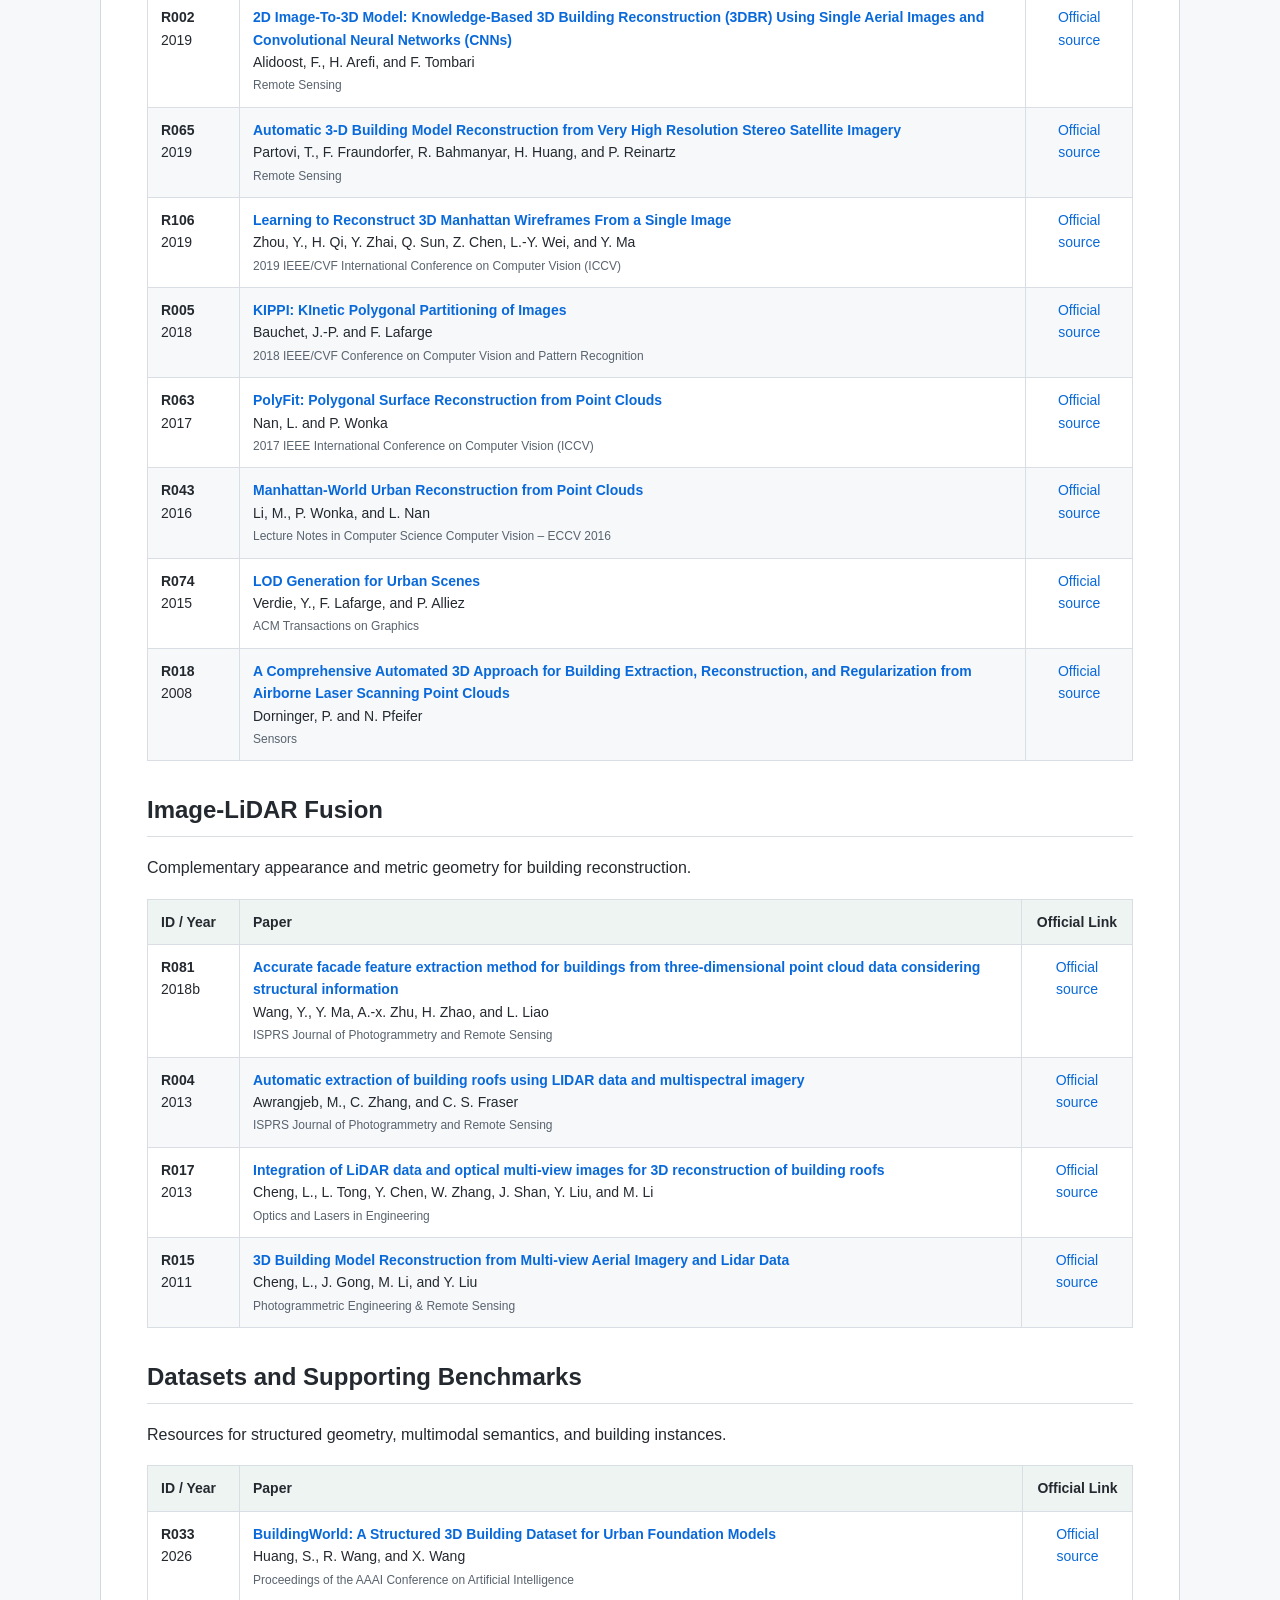
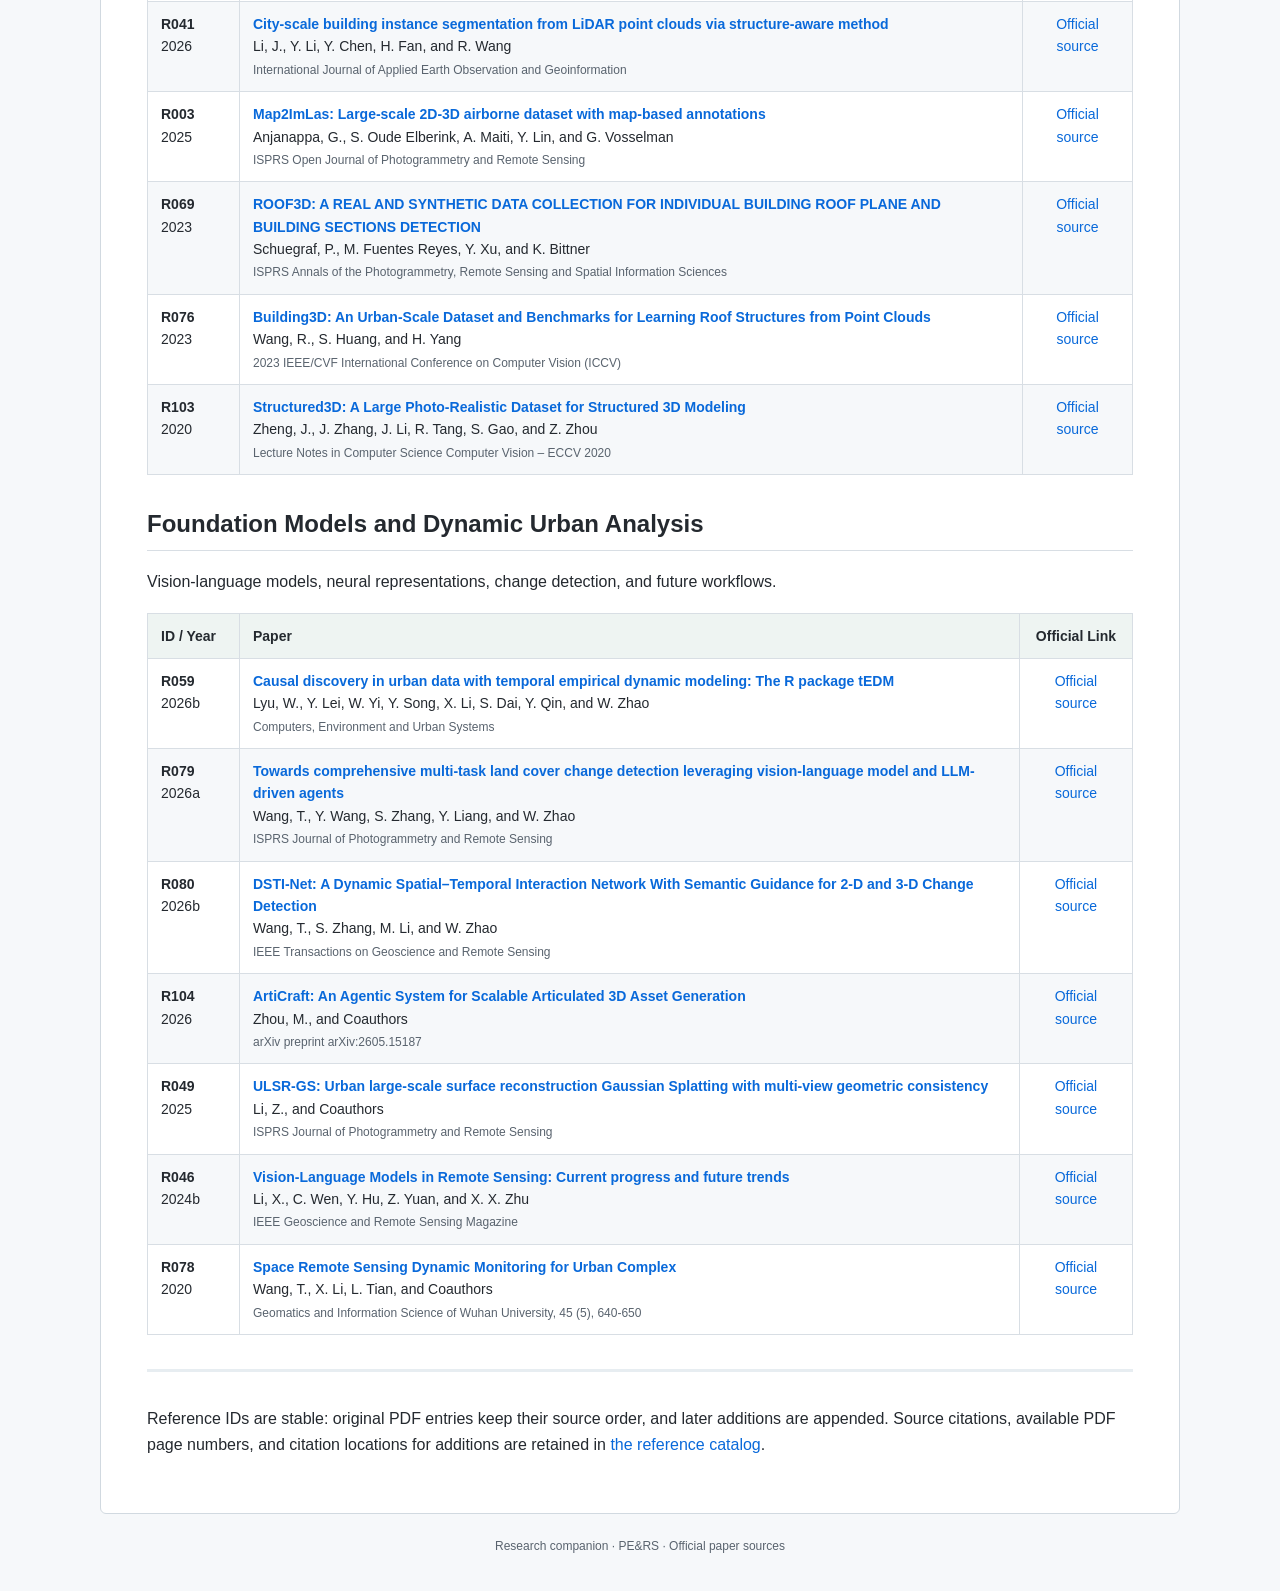
<file: preview/PAPERS.html>
<!doctype html>
<html lang="en"><head><meta charset="utf-8"><meta name="viewport" content="width=device-width,initial-scale=1">
<title>Paper Library | Building Reconstruction Survey</title><link rel="stylesheet" href="preview.css"></head>
<body><header class="site-header"><div class="site-title">Building Reconstruction Survey <span class="private-label">Private preview</span></div>
<nav aria-label="Repository pages"><a href="index.html">Overview</a><a href="docs/section-summaries.html">Section summaries</a><a href="PAPERS.html" aria-current="page">Paper library</a><a href="docs/datasets-and-evaluation.html">Datasets & evaluation</a></nav></header>
<main><div class="file-label">PAPERS.md</div><article class="markdown-body"><h1 id="paper-library">Paper Library</h1>
<p><a href="index.html">Home</a> · <a href="docs/section-summaries.html">Section summaries</a> · <a href="docs/datasets-and-evaluation.html">Datasets &amp; evaluation</a></p>
<p><strong>110 bibliography entries · 7 reading collections · 110 official paper links</strong></p>
<p>The full bibliography of the supplied survey and maintainer-supplied additions are preserved here. Collections are organized for reading; a study may be relevant to more than one chapter.</p>
<blockquote><p><strong>Official sources:</strong> links lead to publisher or conference pages, official preprint records, or university repositories. Full-text access depends on the source; a paper link does not imply a free PDF download.</p>
</blockquote>
<div class="table-scroll" tabindex="0"><table>
<thead><tr>
<th style="text-align:left">Collection</th>
<th style="text-align:right">Entries</th>
</tr>
</thead>
<tbody>
<tr>
<td style="text-align:left"><a href="#background">Background and Related Surveys</a></td>
<td style="text-align:right">23</td>
</tr>
<tr>
<td style="text-align:left"><a href="#footprints">2D Building Footprints</a></td>
<td style="text-align:right">24</td>
</tr>
<tr>
<td style="text-align:left"><a href="#roofs">2.5D Roof Structure and Wireframes</a></td>
<td style="text-align:right">24</td>
</tr>
<tr>
<td style="text-align:left"><a href="#models">3D Building Models</a></td>
<td style="text-align:right">22</td>
</tr>
<tr>
<td style="text-align:left"><a href="#fusion">Image-LiDAR Fusion</a></td>
<td style="text-align:right">4</td>
</tr>
<tr>
<td style="text-align:left"><a href="#datasets">Datasets and Supporting Benchmarks</a></td>
<td style="text-align:right">6</td>
</tr>
<tr>
<td style="text-align:left"><a href="#outlook">Foundation Models and Dynamic Urban Analysis</a></td>
<td style="text-align:right">7</td>
</tr>
</tbody>
</table></div>
<p><a id="background"></a></p>
<h2 id="background-and-related-surveys">Background and Related Surveys</h2>
<p>Foundational geometry, related reviews, and urban-modeling context.</p>
<div class="table-scroll" tabindex="0"><table>
<thead><tr>
<th style="text-align:left">ID / Year</th>
<th style="text-align:left">Paper</th>
<th style="text-align:center">Official Link</th>
</tr>
</thead>
<tbody>
<tr>
<td style="text-align:left"><a id="r058"></a><strong>R058</strong><br/>2026a</td>
<td style="text-align:left"><strong><a href="https://www.tandfonline.com/doi/full/10.1080/13658816.2026.2687121">Measuring causal strengths from spatial cross-sectional data with geographical cross mapping cardinality</a></strong><br/>Lyu, W., S. Dai, Y. Song, W. Zhao, W. Yi, Y. Xiao, and N. Jia<br/><sub>International Journal of Geographical Information Science</sub></td>
<td style="text-align:center"><a href="https://www.tandfonline.com/doi/full/10.1080/13658816.2026.2687121">Official source</a></td>
</tr>
<tr>
<td style="text-align:left"><a id="r095"></a><strong>R095</strong><br/>2026a</td>
<td style="text-align:left"><strong><a href="https://link.springer.com/article/10.1007/s41651-026-00266-3">A Graph-based Framework for Realistic Multi-style 3D Road Modeling</a></strong><br/>Zhang, C., Y. Xie, J. Peng, D. Ma, and R. Guo<br/><sub>Journal of Geovisualization and Spatial Analysis</sub></td>
<td style="text-align:center"><a href="https://link.springer.com/article/10.1007/s41651-026-00266-3">Official source</a></td>
</tr>
<tr>
<td style="text-align:left"><a id="r107"></a><strong>R107</strong><br/>2026</td>
<td style="text-align:left"><strong><a href="https://doi.org/10.14358/pers.25-00073r4">A Comparative Review of Representative Techniques in Image-Based 3D Dense Reconstruction</a></strong><br/>Zhu, M., J. Yan, J. Zhong, A. Elfadaly, and L. Dai<br/><sub>Photogrammetric Engineering &amp; Remote Sensing</sub></td>
<td style="text-align:center"><a href="https://doi.org/10.14358/pers.25-00073r4">Official source</a></td>
</tr>
<tr>
<td style="text-align:left"><a id="r057"></a><strong>R057</strong><br/>2025</td>
<td style="text-align:left"><strong><a href="https://onlinelibrary.wiley.com/doi/10.1111/tgis.70032">gdverse                     : An R Package for Spatial Stratified Heterogeneity Family</a></strong><br/>Lv, W., Y. Lei, F. Liu, J. Yan, Y. Song, and W. Zhao<br/><sub>Transactions in GIS</sub></td>
<td style="text-align:center"><a href="https://onlinelibrary.wiley.com/doi/10.1111/tgis.70032">Official source</a></td>
</tr>
<tr>
<td style="text-align:left"><a id="r088"></a><strong>R088</strong><br/>2025</td>
<td style="text-align:left"><strong><a href="https://ieeexplore.ieee.org/document/10872907/">Advances and Future Prospects in Building Extraction From High-Resolution Remote Sensing Images</a></strong><br/>Yang, D., X. Gao, Y. Yang, K. Guo, K. Han, and L. Xu<br/><sub>IEEE Journal of Selected Topics in Applied Earth Observations and Remote Sensing</sub></td>
<td style="text-align:center"><a href="https://ieeexplore.ieee.org/document/10872907/">Official source</a></td>
</tr>
<tr>
<td style="text-align:left"><a id="r094"></a><strong>R094</strong><br/>2025</td>
<td style="text-align:left"><strong><a href="https://linkinghub.elsevier.com/retrieve/pii/S1077314224003345">Building extraction from remote sensing images with deep learning: A survey on vision techniques</a></strong><br/>Yuan, Y., X. Shi, and J. Gao<br/><sub>Computer Vision and Image Understanding</sub></td>
<td style="text-align:center"><a href="https://linkinghub.elsevier.com/retrieve/pii/S1077314224003345">Official source</a></td>
</tr>
<tr>
<td style="text-align:left"><a id="r110"></a><strong>R110</strong><br/>2025</td>
<td style="text-align:left"><strong><a href="https://linkinghub.elsevier.com/retrieve/pii/S0924271625001509">Pose-graph optimization for efficient tie-point matching and 3D scene reconstruction from oblique UAV images</a></strong><br/>Zhihua Xu, Yongze Niu, Jincheng Jiang, Rongjun Qin, and Ximin Cui<br/><sub>ISPRS Journal of Photogrammetry and Remote Sensing, 225, 461-491</sub></td>
<td style="text-align:center"><a href="https://linkinghub.elsevier.com/retrieve/pii/S0924271625001509">Official source</a></td>
</tr>
<tr>
<td style="text-align:left"><a id="r044"></a><strong>R044</strong><br/>2024a</td>
<td style="text-align:left"><strong><a href="https://ieeexplore.ieee.org/document/10458126/">A Review of Building Extraction From Remote Sensing Imagery: Geometrical Structures and Semantic Attributes</a></strong><br/>Li, Q., L. Mou, Y. Sun, Y. Hua, Y. Shi, and X. X. Zhu<br/><sub>IEEE Transactions on Geoscience and Remote Sensing</sub></td>
<td style="text-align:center"><a href="https://ieeexplore.ieee.org/document/10458126/">Official source</a></td>
</tr>
<tr>
<td style="text-align:left"><a id="r091"></a><strong>R091</strong><br/>2024c</td>
<td style="text-align:left"><strong><a href="https://www.dqxxkx.cn/EN/10.12082/dqxxkx.2024.240057">A Review of Convolutional Neural Networks Related Methods for Building Extraction from Remote Sensing Images</a></strong><br/>Yang, M., L. Zhao, L. Ye, and Coauthors<br/><sub>Journal of Geo-information Science, 26 (6), 1500-1516</sub></td>
<td style="text-align:center"><a href="https://www.dqxxkx.cn/EN/10.12082/dqxxkx.2024.240057">Official source</a></td>
</tr>
<tr>
<td style="text-align:left"><a id="r092"></a><strong>R092</strong><br/>2023</td>
<td style="text-align:left"><strong><a href="https://link.springer.com/article/10.1007/s41651-023-00157-x">New Techniques and Methods for Modelling, Visualization, and Analysis of a 3D City</a></strong><br/>Ying, S., P. Van Oosterom, and H. Fan<br/><sub>Journal of Geovisualization and Spatial Analysis</sub></td>
<td style="text-align:center"><a href="https://link.springer.com/article/10.1007/s41651-023-00157-x">Official source</a></td>
</tr>
<tr>
<td style="text-align:left"><a id="r040"></a><strong>R040</strong><br/>2022a</td>
<td style="text-align:left"><strong><a href="https://www.tandfonline.com/doi/full/10.1080/15481603.2022.2101727">A review of building detection from very high resolution optical remote sensing images</a></strong><br/>Li, J., X. Huang, L. Tu, T. Zhang, and L. Wang<br/><sub>GIScience &amp; Remote Sensing</sub></td>
<td style="text-align:center"><a href="https://www.tandfonline.com/doi/full/10.1080/15481603.2022.2101727">Official source</a></td>
</tr>
<tr>
<td style="text-align:left"><a id="r084"></a><strong>R084</strong><br/>2020</td>
<td style="text-align:left"><strong><a href="https://ieeexplore.ieee.org/document/8977383/">Geometric Primitives in LiDAR Point Clouds: A Review</a></strong><br/>Xia, S., D. Chen, R. Wang, J. Li, and X. Zhang<br/><sub>IEEE Journal of Selected Topics in Applied Earth Observations and Remote Sensing</sub></td>
<td style="text-align:center"><a href="https://ieeexplore.ieee.org/document/8977383/">Official source</a></td>
</tr>
<tr>
<td style="text-align:left"><a id="r071"></a><strong>R071</strong><br/>2019</td>
<td style="text-align:left"><strong><a href="https://engineering.purdue.edu/~jshan/publications/2019/%E5%8D%95%E6%9D%B0-%E5%A4%A7%E8%A7%84%E6%A8%A1%E4%B8%89%E7%BB%B4%E5%9F%8E%E5%B8%82%E5%BB%BA%E6%A8%A1%E8%BF%9B%E5%B1%95%20final-20191216.pdf">Recent Progress in Large-Scale 3D City Modeling</a></strong><br/>Shan, J., Z. Li, and W. Zhang<br/><sub>Acta Geodaetica et Cartographica Sinica, 48 (12), 1523-1541</sub></td>
<td style="text-align:center"><a href="https://engineering.purdue.edu/~jshan/publications/2019/%E5%8D%95%E6%9D%B0-%E5%A4%A7%E8%A7%84%E6%A8%A1%E4%B8%89%E7%BB%B4%E5%9F%8E%E5%B8%82%E5%BB%BA%E6%A8%A1%E8%BF%9B%E5%B1%95%20final-20191216.pdf">Official source</a></td>
</tr>
<tr>
<td style="text-align:left"><a id="r013"></a><strong>R013</strong><br/>2018</td>
<td style="text-align:left"><strong><a href="https://doi.org/10.14358/pers.84.10.629">Review on High Spatial Resolution Remote Sensing Image Segmentation Evaluation</a></strong><br/>Chen, Y., D. Ming, L. Zhao, B. Lv, K. Zhou, and Y. Qing<br/><sub>Photogrammetric Engineering &amp; Remote Sensing</sub></td>
<td style="text-align:center"><a href="https://doi.org/10.14358/pers.84.10.629">Official source</a></td>
</tr>
<tr>
<td style="text-align:left"><a id="r077"></a><strong>R077</strong><br/>2018a</td>
<td style="text-align:left"><strong><a href="https://ieeexplore.ieee.org/document/8253517/">LiDAR Point Clouds to 3-D Urban Models$:$ A Review</a></strong><br/>Wang, R., J. Peethambaran, and D. Chen<br/><sub>IEEE Journal of Selected Topics in Applied Earth Observations and Remote Sensing</sub></td>
<td style="text-align:center"><a href="https://ieeexplore.ieee.org/document/8253517/">Official source</a></td>
</tr>
<tr>
<td style="text-align:left"><a id="r045"></a><strong>R045</strong><br/>2013</td>
<td style="text-align:left"><strong><a href="https://linkinghub.elsevier.com/retrieve/pii/S0924271613001640">Geometric structure simplification of 3D building models</a></strong><br/>Li, Q., X. Sun, B. Yang, and S. Jiang<br/><sub>ISPRS Journal of Photogrammetry and Remote Sensing</sub></td>
<td style="text-align:center"><a href="https://linkinghub.elsevier.com/retrieve/pii/S0924271613001640">Official source</a></td>
</tr>
<tr>
<td style="text-align:left"><a id="r061"></a><strong>R061</strong><br/>2013</td>
<td style="text-align:left"><strong><a href="https://onlinelibrary.wiley.com/doi/10.1111/cgf.12077">A Survey of Urban Reconstruction</a></strong><br/>Musialski, P., P. Wonka, D. G. Aliaga, M. Wimmer, L. Van Gool, and W. Purgathofer<br/><sub>Computer Graphics Forum</sub></td>
<td style="text-align:center"><a href="https://onlinelibrary.wiley.com/doi/10.1111/cgf.12077">Official source</a></td>
</tr>
<tr>
<td style="text-align:left"><a id="r075"></a><strong>R075</strong><br/>2013</td>
<td style="text-align:left"><strong><a href="https://www.tandfonline.com/doi/abs/10.1080/19479832.2013.811124">3D building modeling using images and LiDAR: a review</a></strong><br/>Wang, R<br/><sub>International Journal of Image and Data Fusion</sub></td>
<td style="text-align:center"><a href="https://www.tandfonline.com/doi/abs/10.1080/19479832.2013.811124">Official source</a></td>
</tr>
<tr>
<td style="text-align:left"><a id="r024"></a><strong>R024</strong><br/>2010</td>
<td style="text-align:left"><strong><a href="https://linkinghub.elsevier.com/retrieve/pii/S0924271610000894">An update on automatic 3D building reconstruction</a></strong><br/>Haala, N. and M. Kada<br/><sub>ISPRS Journal of Photogrammetry and Remote Sensing</sub></td>
<td style="text-align:center"><a href="https://linkinghub.elsevier.com/retrieve/pii/S0924271610000894">Official source</a></td>
</tr>
<tr>
<td style="text-align:left"><a id="r067"></a><strong>R067</strong><br/>2004</td>
<td style="text-align:left"><strong><a href="https://doi.org/10.14358/pers.70.12.1383">A Review of Techniques for Extracting Linear Features from Imagery</a></strong><br/>Quackenbush, L. J<br/><sub>Photogrammetric Engineering &amp; Remote Sensing</sub></td>
<td style="text-align:center"><a href="https://doi.org/10.14358/pers.70.12.1383">Official source</a></td>
</tr>
<tr>
<td style="text-align:left"><a id="r054"></a><strong>R054</strong><br/>1998</td>
<td style="text-align:left"><strong><a href="https://dl.acm.org/doi/10.1145/280811.281026">Marching Cubes: A High Resolution 3D Surface Construction Algorithm</a></strong><br/>Lorensen, W. E. and H. E. Cline<br/><sub>Seminal graphics: pioneering efforts that shaped the field, 347-353</sub></td>
<td style="text-align:center"><a href="https://dl.acm.org/doi/10.1145/280811.281026">Official source</a></td>
</tr>
<tr>
<td style="text-align:left"><a id="r082"></a><strong>R082</strong><br/>1987</td>
<td style="text-align:left"><strong><a href="https://dl.acm.org/doi/10.1145/37402.37422">Marching Cubes: A High Resolution 3D Surface Construction Algorithm</a></strong><br/>WE, L<br/><sub>Computer graphics, 21 (1), 7-12</sub></td>
<td style="text-align:center"><a href="https://dl.acm.org/doi/10.1145/37402.37422">Official source</a></td>
</tr>
<tr>
<td style="text-align:left"><a id="r068"></a><strong>R068</strong><br/>1972</td>
<td style="text-align:left"><strong><a href="https://linkinghub.elsevier.com/retrieve/pii/S0146664X72800170">An iterative procedure for the polygonal approximation of plane curves</a></strong><br/>Ramer, U<br/><sub>Computer Graphics and Image Processing</sub></td>
<td style="text-align:center"><a href="https://linkinghub.elsevier.com/retrieve/pii/S0146664X72800170">Official source</a></td>
</tr>
</tbody>
</table></div>
<p><a id="footprints"></a></p>
<h2 id="2d-building-footprints">2D Building Footprints</h2>
<p>Image-based polygon prediction, point-cloud boundary recovery, and regularization.</p>
<div class="table-scroll" tabindex="0"><table>
<thead><tr>
<th style="text-align:left">ID / Year</th>
<th style="text-align:left">Paper</th>
<th style="text-align:center">Official Link</th>
</tr>
</thead>
<tbody>
<tr>
<td style="text-align:left"><a id="r016"></a><strong>R016</strong><br/>2026</td>
<td style="text-align:left"><strong><a href="https://linkinghub.elsevier.com/retrieve/pii/S1569843225007186">Simplifying the bipartite matching topology recovery for vectorized building footprint extraction</a></strong><br/>Cheng, L., H. Hu, L. Su, Z. Dai, L. Zhang, G. Yang, B. Xu, and Q. Zhu<br/><sub>International Journal of Applied Earth Observation and Geoinformation</sub></td>
<td style="text-align:center"><a href="https://linkinghub.elsevier.com/retrieve/pii/S1569843225007186">Official source</a></td>
</tr>
<tr>
<td style="text-align:left"><a id="r035"></a><strong>R035</strong><br/>2026</td>
<td style="text-align:left"><strong><a href="https://openaccess.thecvf.com/content/CVPR2026/html/Jiao_ACPV-Net_All-Class_Polygonal_Vectorization_for_Seamless_Vector_Map_Generation_from_CVPR_2026_paper.html">ACPV-Net: All-Class Polygonal Vectorization for Seamless Vector Map Generation from Aerial Imagery</a></strong><br/>Jiao, W., H. Cheng, G. Vosselman, and C. Persello<br/><sub>Proceedings of the IEEE/CVF Conference on Computer Vision and Pattern Recognition, 13 244-13 253</sub></td>
<td style="text-align:center"><a href="https://openaccess.thecvf.com/content/CVPR2026/html/Jiao_ACPV-Net_All-Class_Polygonal_Vectorization_for_Seamless_Vector_Map_Generation_from_CVPR_2026_paper.html">Official source</a></td>
</tr>
<tr>
<td style="text-align:left"><a id="r083"></a><strong>R083</strong><br/>2026</td>
<td style="text-align:left"><strong><a href="https://linkinghub.elsevier.com/retrieve/pii/S026322412503369X">Robust regularization of UAV building contours using a corner-based density peak approach</a></strong><br/>Wu, C., T. Lu, S. Feng, R. Wang, W. Tao, X. Chen, B. Zhao, and X. Hua<br/><sub>Measurement</sub></td>
<td style="text-align:center"><a href="https://linkinghub.elsevier.com/retrieve/pii/S026322412503369X">Official source</a></td>
</tr>
<tr>
<td style="text-align:left"><a id="r098"></a><strong>R098</strong><br/>2026b</td>
<td style="text-align:left"><strong><a href="https://linkinghub.elsevier.com/retrieve/pii/S0924271626000250">VectorLLM: Human-like extraction of structured building contours via multimodal LLMs</a></strong><br/>Zhang, T., S. Wei, S. Chen, W. Yu, M. Luo, and S. Ji<br/><sub>ISPRS Journal of Photogrammetry and Remote Sensing</sub></td>
<td style="text-align:center"><a href="https://linkinghub.elsevier.com/retrieve/pii/S0924271626000250">Official source</a></td>
</tr>
<tr>
<td style="text-align:left"><a id="r008"></a><strong>R008</strong><br/>2025</td>
<td style="text-align:left"><strong><a href="https://isprs-archives.copernicus.org/articles/XLVIII-1-W6-2025/47/2025/">Benchmarking Vectorized Building Footprint Extraction from Very High Resolution Aerial Imagery</a></strong><br/>Büyükdemircioğlu, M., S. Malek, E. M. Farella, S. Kocaman, M. Kada, and F. Remondino<br/><sub>The International Archives of the Photogrammetry, Remote Sensing and Spatial Information Sciences</sub></td>
<td style="text-align:center"><a href="https://isprs-archives.copernicus.org/articles/XLVIII-1-W6-2025/47/2025/">Official source</a></td>
</tr>
<tr>
<td style="text-align:left"><a id="r034"></a><strong>R034</strong><br/>2025</td>
<td style="text-align:left"><strong><a href="https://linkinghub.elsevier.com/retrieve/pii/S0924271625001364">RoIPoly: Vectorized building outline extraction using vertex and logit embeddings</a></strong><br/>Jiao, W., H. Cheng, G. Vosselman, and C. Persello<br/><sub>ISPRS Journal of Photogrammetry and Remote Sensing</sub></td>
<td style="text-align:center"><a href="https://linkinghub.elsevier.com/retrieve/pii/S0924271625001364">Official source</a></td>
</tr>
<tr>
<td style="text-align:left"><a id="r062"></a><strong>R062</strong><br/>2025</td>
<td style="text-align:left"><strong><a href="https://isprs-annals.copernicus.org/articles/X-5-W2-2025/429/2025/">Automatic Building Boundary Extraction from Point Cloud Data</a></strong><br/>Nalini, J., S. Saravanan, B. Narender, and S. Muralikrishnan<br/><sub>ISPRS Annals of the Photogrammetry, Remote Sensing and Spatial Information Sciences</sub></td>
<td style="text-align:center"><a href="https://isprs-annals.copernicus.org/articles/X-5-W2-2025/429/2025/">Official source</a></td>
</tr>
<tr>
<td style="text-align:left"><a id="r097"></a><strong>R097</strong><br/>2025a</td>
<td style="text-align:left"><strong><a href="https://ieeexplore.ieee.org/document/11172367/">Global Collinearity-Aware Polygonizer for Polygonal Building Mapping in Remote Sensing</a></strong><br/>Zhang, F., Y. Shi, and X. X. Zhu<br/><sub>IEEE Transactions on Geoscience and Remote Sensing</sub></td>
<td style="text-align:center"><a href="https://ieeexplore.ieee.org/document/11172367/">Official source</a></td>
</tr>
<tr>
<td style="text-align:left"><a id="r099"></a><strong>R099</strong><br/>2025b</td>
<td style="text-align:left"><strong><a href="https://ieeexplore.ieee.org/document/10988661/">PolyBuild: An End-to-End Method for Polygonal Building Contour Extraction From High-Resolution Remote Sensing Images</a></strong><br/>Zhang, Y., J. Zhang, G. Wang, J. Deng, H. Sheng, Y. Muhammad, and S. Wei<br/><sub>IEEE Journal of Selected Topics in Applied Earth Observations and Remote Sensing</sub></td>
<td style="text-align:center"><a href="https://ieeexplore.ieee.org/document/10988661/">Official source</a></td>
</tr>
<tr>
<td style="text-align:left"><a id="r036"></a><strong>R036</strong><br/>2024</td>
<td style="text-align:left"><strong><a href="https://linkinghub.elsevier.com/retrieve/pii/S0924271624003824">PolyR-CNN: R-CNN for end-to-end polygonal building outline extraction</a></strong><br/>Jiao, W., C. Persello, and G. Vosselman<br/><sub>ISPRS Journal of Photogrammetry and Remote Sensing</sub></td>
<td style="text-align:center"><a href="https://linkinghub.elsevier.com/retrieve/pii/S0924271624003824">Official source</a></td>
</tr>
<tr>
<td style="text-align:left"><a id="r051"></a><strong>R051</strong><br/>2024a</td>
<td style="text-align:left"><strong><a href="https://linkinghub.elsevier.com/retrieve/pii/S0926580524000578">Building outline extraction using adaptive tracing alpha shapes and contextual topological optimization from airborne LiDAR</a></strong><br/>Liu, K., H. Ma, L. Zhang, L. Gao, S. Xiang, D. Chen, and Q. Miao<br/><sub>Automation in Construction</sub></td>
<td style="text-align:center"><a href="https://linkinghub.elsevier.com/retrieve/pii/S0926580524000578">Official source</a></td>
</tr>
<tr>
<td style="text-align:left"><a id="r026"></a><strong>R026</strong><br/>2023</td>
<td style="text-align:left"><strong><a href="https://linkinghub.elsevier.com/retrieve/pii/S0924271623000813">PolyBuilding: Polygon transformer for building extraction</a></strong><br/>Hu, Y., Z. Wang, Z. Huang, and Y. Liu<br/><sub>ISPRS Journal of Photogrammetry and Remote Sensing</sub></td>
<td style="text-align:center"><a href="https://linkinghub.elsevier.com/retrieve/pii/S0924271623000813">Official source</a></td>
</tr>
<tr>
<td style="text-align:left"><a id="r072"></a><strong>R072</strong><br/>2023</td>
<td style="text-align:left"><strong><a href="https://ieeexplore.ieee.org/document/10285447/">Robust Extraction of Vectorized Buildings via Bidirectional Tracing of Keypoints From Remotely Sensed Imagery</a></strong><br/>Shu, Z., X. Hu, H. Dai, L. Duan, Z. Zhang, L. Zhang, and L. Zhang<br/><sub>IEEE Transactions on Geoscience and Remote Sensing</sub></td>
<td style="text-align:center"><a href="https://ieeexplore.ieee.org/document/10285447/">Official source</a></td>
</tr>
<tr>
<td style="text-align:left"><a id="r073"></a><strong>R073</strong><br/>2023</td>
<td style="text-align:left"><strong><a href="https://ieeexplore.ieee.org/document/10282644/">Extracting Polygons of Visible Cadastral Boundaries Using Deep Learning</a></strong><br/>Tareke, B., M. Koeva, and C. Persello<br/><sub>IGARSS 2023 - 2023 IEEE International Geoscience and Remote Sensing Symposium</sub></td>
<td style="text-align:center"><a href="https://ieeexplore.ieee.org/document/10282644/">Official source</a></td>
</tr>
<tr>
<td style="text-align:left"><a id="r085"></a><strong>R085</strong><br/>2023</td>
<td style="text-align:left"><strong><a href="https://linkinghub.elsevier.com/retrieve/pii/S0924271623000667">HiSup: Accurate polygonal mapping of buildings in satellite imagery with hierarchical supervision</a></strong><br/>Xu, B., J. Xu, N. Xue, and G.-S. Xia<br/><sub>ISPRS Journal of Photogrammetry and Remote Sensing</sub></td>
<td style="text-align:center"><a href="https://linkinghub.elsevier.com/retrieve/pii/S0924271623000667">Official source</a></td>
</tr>
<tr>
<td style="text-align:left"><a id="r109"></a><strong>R109</strong><br/>2023</td>
<td style="text-align:left"><strong><a href="https://ieeexplore.ieee.org/document/10377491/">Re:PolyWorld - A Graph Neural Network for Polygonal Scene Parsing</a></strong><br/>Zorzi, S. and F. Fraundorfer<br/><sub>2023 IEEE/CVF International Conference on Computer Vision (ICCV)</sub></td>
<td style="text-align:center"><a href="https://ieeexplore.ieee.org/document/10377491/">Official source</a></td>
</tr>
<tr>
<td style="text-align:left"><a id="r108"></a><strong>R108</strong><br/>2022</td>
<td style="text-align:left"><strong><a href="https://ieeexplore.ieee.org/document/9880425/">PolyWorld: Polygonal Building Extraction with Graph Neural Networks in Satellite Images</a></strong><br/>Zorzi, S., S. Bazrafkan, S. Habenschuss, and F. Fraundorfer<br/><sub>2022 IEEE/CVF Conference on Computer Vision and Pattern Recognition (CVPR)</sub></td>
<td style="text-align:center"><a href="https://ieeexplore.ieee.org/document/9880425/">Official source</a></td>
</tr>
<tr>
<td style="text-align:left"><a id="r021"></a><strong>R021</strong><br/>2021</td>
<td style="text-align:left"><strong><a href="https://ieeexplore.ieee.org/document/9577910/">Polygonal Building Extraction by Frame Field Learning</a></strong><br/>Girard, N., D. Smirnov, J. Solomon, and Y. Tarabalka<br/><sub>2021 IEEE/CVF Conference on Computer Vision and Pattern Recognition (CVPR)</sub></td>
<td style="text-align:center"><a href="https://ieeexplore.ieee.org/document/9577910/">Official source</a></td>
</tr>
<tr>
<td style="text-align:left"><a id="r101"></a><strong>R101</strong><br/>2021</td>
<td style="text-align:left"><strong><a href="https://linkinghub.elsevier.com/retrieve/pii/S0924271621000551">Building outline delineation: From aerial images to polygons with an improved end-to-end learning framework</a></strong><br/>Zhao, W., C. Persello, and A. Stein<br/><sub>ISPRS Journal of Photogrammetry and Remote Sensing</sub></td>
<td style="text-align:center"><a href="https://linkinghub.elsevier.com/retrieve/pii/S0924271621000551">Official source</a></td>
</tr>
<tr>
<td style="text-align:left"><a id="r019"></a><strong>R019</strong><br/>2019</td>
<td style="text-align:left"><strong><a href="https://ieeexplore.ieee.org/document/8681075/">A Novel Framework for 2.5-D Building Contouring From Large-Scale Residential Scenes</a></strong><br/>Du, J., D. Chen, R. Wang, J. Peethambaran, P. T. Mathiopoulos, L. Xie, and T. Yun<br/><sub>IEEE Transactions on Geoscience and Remote Sensing</sub></td>
<td style="text-align:center"><a href="https://ieeexplore.ieee.org/document/8681075/">Official source</a></td>
</tr>
<tr>
<td style="text-align:left"><a id="r048"></a><strong>R048</strong><br/>2019</td>
<td style="text-align:left"><strong><a href="https://ieeexplore.ieee.org/document/9008272/">Topological Map Extraction From Overhead Images</a></strong><br/>Li, Z., J. D. Wegner, and A. Lucchi<br/><sub>2019 IEEE/CVF International Conference on Computer Vision (ICCV)</sub></td>
<td style="text-align:center"><a href="https://ieeexplore.ieee.org/document/9008272/">Official source</a></td>
</tr>
<tr>
<td style="text-align:left"><a id="r020"></a><strong>R020</strong><br/>2017</td>
<td style="text-align:left"><strong><a href="https://linkinghub.elsevier.com/retrieve/pii/S0924271616306438">Automatic building extraction from LiDAR data fusion of point and grid-based features</a></strong><br/>Du, S., Y. Zhang, Z. Zou, S. Xu, X. He, and S. Chen<br/><sub>ISPRS Journal of Photogrammetry and Remote Sensing</sub></td>
<td style="text-align:center"><a href="https://linkinghub.elsevier.com/retrieve/pii/S0924271616306438">Official source</a></td>
</tr>
<tr>
<td style="text-align:left"><a id="r039"></a><strong>R039</strong><br/>2014</td>
<td style="text-align:left"><strong><a href="https://linkinghub.elsevier.com/retrieve/pii/S0924271613002256">Automatic representation and reconstruction of DBM from LiDAR data using Recursive Minimum Bounding Rectangle</a></strong><br/>Kwak, E. and A. Habib<br/><sub>ISPRS Journal of Photogrammetry and Remote Sensing</sub></td>
<td style="text-align:center"><a href="https://linkinghub.elsevier.com/retrieve/pii/S0924271613002256">Official source</a></td>
</tr>
<tr>
<td style="text-align:left"><a id="r037"></a><strong>R037</strong><br/>2008</td>
<td style="text-align:left"><strong><a href="https://www.isprs.org/proceedings/XXXVII/congress/3_pdf/11.pdf">An Implicit Geometric Regularization of 3D Building Shape Using Airborne LiDAR Data</a></strong><br/>Jwa, Y., G. Sohn, V. Tao, and W. Cho<br/><sub>International Archives of Photogrammetry and Remote Sensing, XXXVI, 5 (69-76), 3</sub></td>
<td style="text-align:center"><a href="https://www.isprs.org/proceedings/XXXVII/congress/3_pdf/11.pdf">Official source</a></td>
</tr>
</tbody>
</table></div>
<p><a id="roofs"></a></p>
<h2 id="25d-roof-structure-and-wireframes">2.5D Roof Structure and Wireframes</h2>
<p>Roof topology, plane and height inference, structural parsing, and learning from points.</p>
<div class="table-scroll" tabindex="0"><table>
<thead><tr>
<th style="text-align:left">ID / Year</th>
<th style="text-align:left">Paper</th>
<th style="text-align:center">Official Link</th>
</tr>
</thead>
<tbody>
<tr>
<td style="text-align:left"><a id="r093"></a><strong>R093</strong><br/>2026</td>
<td style="text-align:left"><strong><a href="https://linkinghub.elsevier.com/retrieve/pii/S0924271626001735">Directional geometric primitive segmentation and topological reconstruction for fine-grained roof structure extraction</a></strong><br/>Yu, W., S. Ji, K. Zhang, M. Luo, Y. Zan, S. Wei, and J. Gong<br/><sub>ISPRS Journal of Photogrammetry and Remote Sensing</sub></td>
<td style="text-align:center"><a href="https://linkinghub.elsevier.com/retrieve/pii/S0924271626001735">Official source</a></td>
</tr>
<tr>
<td style="text-align:left"><a id="r001"></a><strong>R001</strong><br/>2025</td>
<td style="text-align:left"><strong><a href="https://www.tandfonline.com/doi/full/10.1080/17538947.2025.2458682">Points2Model: a neural-guided 3D building wireframe reconstruction from airborne LiDAR point clouds</a></strong><br/>Akwensi, P. H., A. Bharadwaj, and R. Wang<br/><sub>International Journal of Digital Earth</sub></td>
<td style="text-align:center"><a href="https://www.tandfonline.com/doi/full/10.1080/17538947.2025.2458682">Official source</a></td>
</tr>
<tr>
<td style="text-align:left"><a id="r056"></a><strong>R056</strong><br/>2025</td>
<td style="text-align:left"><strong><a href="https://linkinghub.elsevier.com/retrieve/pii/S0924271624004210">KIBS: 3D detection of planar roof sections from a single satellite image</a></strong><br/>Lussange, J., M. Yu, Y. Tarabalka, and F. Lafarge<br/><sub>ISPRS Journal of Photogrammetry and Remote Sensing</sub></td>
<td style="text-align:center"><a href="https://linkinghub.elsevier.com/retrieve/pii/S0924271624004210">Official source</a></td>
</tr>
<tr>
<td style="text-align:left"><a id="r086"></a><strong>R086</strong><br/>2025</td>
<td style="text-align:left"><strong><a href="https://ieeexplore.ieee.org/document/11218167/">RR-Net: 3-D Roof Reconstruction From Airborne LiDAR Point Clouds via Edge Segmentation and Wireframe Generation</a></strong><br/>Xu, Y., L. Cao, S. Geng, and X. Liu<br/><sub>IEEE Transactions on Geoscience and Remote Sensing</sub></td>
<td style="text-align:center"><a href="https://ieeexplore.ieee.org/document/11218167/">Official source</a></td>
</tr>
<tr>
<td style="text-align:left"><a id="r009"></a><strong>R009</strong><br/>2024</td>
<td style="text-align:left"><strong><a href="https://www.mdpi.com/2072-4292/16/8/1386">Automatic Building Roof Plane Extraction in Urban Environments for 3D City Modelling Using Remote Sensing Data</a></strong><br/>Campoverde, C., M. Koeva, C. Persello, K. Maslov, W. Jiao, and D. Petrova-Antonova<br/><sub>Remote Sensing</sub></td>
<td style="text-align:center"><a href="https://www.mdpi.com/2072-4292/16/8/1386">Official source</a></td>
</tr>
<tr>
<td style="text-align:left"><a id="r089"></a><strong>R089</strong><br/>2024a</td>
<td style="text-align:left"><strong><a href="https://ieeexplore.ieee.org/document/10583951/">Efficient Roof Vertex Clustering for Wireframe Simplification Based on the Extended Multiclass Twin Support Vector Machine</a></strong><br/>Yang, H., S. Huang, and R. Wang<br/><sub>IEEE Geoscience and Remote Sensing Letters</sub></td>
<td style="text-align:center"><a href="https://ieeexplore.ieee.org/document/10583951/">Official source</a></td>
</tr>
<tr>
<td style="text-align:left"><a id="r090"></a><strong>R090</strong><br/>2024b</td>
<td style="text-align:left"><strong><a href="https://ieeexplore.ieee.org/document/10423095/">Self-Supervised Pre-Training for 3-D Roof Reconstruction on LiDAR Data</a></strong><br/>Yang, H., S. Huang, R. Wang, and X. Wang<br/><sub>IEEE Geoscience and Remote Sensing Letters</sub></td>
<td style="text-align:center"><a href="https://ieeexplore.ieee.org/document/10423095/">Official source</a></td>
</tr>
<tr>
<td style="text-align:left"><a id="r100"></a><strong>R100</strong><br/>2024</td>
<td style="text-align:left"><strong><a href="https://ieeexplore.ieee.org/document/10282198/">Vectorizing Planar Roof Structure From Very High Resolution Remote Sensing Images Using Transformers</a></strong><br/>Zhao, W., C. Persello, X. Lv, A. Stein, and M. Vergauwen<br/><sub>IGARSS 2023 - 2023 IEEE International Geoscience and Remote Sensing Symposium</sub></td>
<td style="text-align:center"><a href="https://ieeexplore.ieee.org/document/10282198/">Official source</a></td>
</tr>
<tr>
<td style="text-align:left"><a id="r087"></a><strong>R087</strong><br/>2023</td>
<td style="text-align:left"><strong><a href="https://ieeexplore.ieee.org/document/10243120/">Holistically-Attracted Wireframe Parsing: From Supervised to Self-Supervised Learning</a></strong><br/>Xue, N., T. Wu, S. Bai, F.-D. Wang, G.-S. Xia, L. Zhang, and P. H. Torr<br/><sub>IEEE Transactions on Pattern Analysis and Machine Intelligence</sub></td>
<td style="text-align:center"><a href="https://ieeexplore.ieee.org/document/10243120/">Official source</a></td>
</tr>
<tr>
<td style="text-align:left"><a id="r011"></a><strong>R011</strong><br/>2022a</td>
<td style="text-align:left"><strong><a href="https://ieeexplore.ieee.org/document/9878511/">HEAT: Holistic Edge Attention Transformer for Structured Reconstruction</a></strong><br/>Chen, J., Y. Qian, and Y. Furukawa<br/><sub>2022 IEEE/CVF Conference on Computer Vision and Pattern Recognition (CVPR)</sub></td>
<td style="text-align:center"><a href="https://ieeexplore.ieee.org/document/9878511/">Official source</a></td>
</tr>
<tr>
<td style="text-align:left"><a id="r038"></a><strong>R038</strong><br/>2022</td>
<td style="text-align:left"><strong><a href="https://essay.utwente.nl/essays/91396">Planar Roof Structure Extraction from Very High-Resolution Aerial Images and Digital Surface Models Using Deep Learning</a></strong><br/>Kenzhebay, M<br/><sub>M.S. thesis, Faculty of Geo-Information Science and Earth Observation, University of Twente</sub></td>
<td style="text-align:center"><a href="https://essay.utwente.nl/essays/91396">Official source</a></td>
</tr>
<tr>
<td style="text-align:left"><a id="r042"></a><strong>R042</strong><br/>2022b</td>
<td style="text-align:left"><strong><a href="https://linkinghub.elsevier.com/retrieve/pii/S0924271622002362">Point2Roof: End-to-end 3D building roof modeling from airborne LiDAR point clouds</a></strong><br/>Li, L., N. Song, F. Sun, X. Liu, R. Wang, J. Yao, and S. Cao<br/><sub>ISPRS Journal of Photogrammetry and Remote Sensing</sub></td>
<td style="text-align:center"><a href="https://linkinghub.elsevier.com/retrieve/pii/S0924271622002362">Official source</a></td>
</tr>
<tr>
<td style="text-align:left"><a id="r055"></a><strong>R055</strong><br/>2022</td>
<td style="text-align:left"><strong><a href="https://arxiv.org/abs/2208.11948">Learning to Construct 3D Building Wireframes from 3D Line Clouds</a></strong><br/>Luo, Y., J. Ren, X. Zhe, D. Kang, Y. Xu, P. Wonka, and L. Bao<br/><sub>arXiv preprint arXiv:2208.11948</sub></td>
<td style="text-align:center"><a href="https://arxiv.org/abs/2208.11948">Official source</a></td>
</tr>
<tr>
<td style="text-align:left"><a id="r102"></a><strong>R102</strong><br/>2022</td>
<td style="text-align:left"><strong><a href="https://linkinghub.elsevier.com/retrieve/pii/S092427162200065X">Extracting planar roof structures from very high resolution images using graph neural networks</a></strong><br/>Zhao, W., C. Persello, and A. Stein<br/><sub>ISPRS Journal of Photogrammetry and Remote Sensing</sub></td>
<td style="text-align:center"><a href="https://linkinghub.elsevier.com/retrieve/pii/S092427162200065X">Official source</a></td>
</tr>
<tr>
<td style="text-align:left"><a id="r007"></a><strong>R007</strong><br/>2021</td>
<td style="text-align:left"><strong><a href="https://www.mdpi.com/2072-4292/13/21/4430">Parameter-Free Half-Spaces Based 3D Building Reconstruction Using Ground and Segmented Building Points from Airborne LiDAR Data with 2D Outlines</a></strong><br/>Bizjak, M., B. Žalik, and N. Lukač<br/><sub>Remote Sensing</sub></td>
<td style="text-align:center"><a href="https://www.mdpi.com/2072-4292/13/21/4430">Official source</a></td>
</tr>
<tr>
<td style="text-align:left"><a id="r025"></a><strong>R025</strong><br/>2021</td>
<td style="text-align:left"><strong><a href="https://isprs-archives.copernicus.org/articles/XLVI-4-W4-2021/85/2021/">BUILDING ROOF VECTORIZATION WITH PPGNET</a></strong><br/>Hensel, S., S. Goebbels, and M. Kada<br/><sub>The International Archives of the Photogrammetry, Remote Sensing and Spatial Information Sciences</sub></td>
<td style="text-align:center"><a href="https://isprs-archives.copernicus.org/articles/XLVI-4-W4-2021/85/2021/">Official source</a></td>
</tr>
<tr>
<td style="text-align:left"><a id="r060"></a><strong>R060</strong><br/>2020</td>
<td style="text-align:left"><strong><a href="https://ieeexplore.ieee.org/document/9156304/">Boundary-Aware 3D Building Reconstruction From a Single Overhead Image</a></strong><br/>Mahmud, J., T. Price, A. Bapat, and J.-M. Frahm<br/><sub>2020 IEEE/CVF Conference on Computer Vision and Pattern Recognition (CVPR)</sub></td>
<td style="text-align:center"><a href="https://ieeexplore.ieee.org/document/9156304/">Official source</a></td>
</tr>
<tr>
<td style="text-align:left"><a id="r064"></a><strong>R064</strong><br/>2020</td>
<td style="text-align:left"><strong><a href="https://link.springer.com/chapter/10.1007/978-3-030-58598-3_42">Vectorizing World Buildings: Planar Graph Reconstruction by Primitive Detection and Relationship Inference</a></strong><br/>Nauata, N. and Y. Furukawa<br/><sub>Lecture Notes in Computer Science Computer Vision – ECCV 2020</sub></td>
<td style="text-align:center"><a href="https://link.springer.com/chapter/10.1007/978-3-030-58598-3_42">Official source</a></td>
</tr>
<tr>
<td style="text-align:left"><a id="r096"></a><strong>R096</strong><br/>2020</td>
<td style="text-align:left"><strong><a href="https://ieeexplore.ieee.org/document/9156819/">Conv-MPN: Convolutional Message Passing Neural Network for Structured Outdoor Architecture Reconstruction</a></strong><br/>Zhang, F., N. Nauata, and Y. Furukawa<br/><sub>2020 IEEE/CVF Conference on Computer Vision and Pattern Recognition (CVPR)</sub></td>
<td style="text-align:center"><a href="https://ieeexplore.ieee.org/document/9156819/">Official source</a></td>
</tr>
<tr>
<td style="text-align:left"><a id="r050"></a><strong>R050</strong><br/>2019</td>
<td style="text-align:left"><strong><a href="https://ieeexplore.ieee.org/document/8953257/">PlaneRCNN: 3D Plane Detection and Reconstruction From a Single Image</a></strong><br/>Liu, C., K. Kim, J. Gu, Y. Furukawa, and J. Kautz<br/><sub>2019 IEEE/CVF Conference on Computer Vision and Pattern Recognition (CVPR)</sub></td>
<td style="text-align:center"><a href="https://ieeexplore.ieee.org/document/8953257/">Official source</a></td>
</tr>
<tr>
<td style="text-align:left"><a id="r010"></a><strong>R010</strong><br/>2017</td>
<td style="text-align:left"><strong><a href="https://www.tandfonline.com/doi/full/10.1080/13658816.2017.1301456">3D building roof reconstruction from airborne LiDAR point clouds: a framework based on a spatial database</a></strong><br/>Cao, R., Y. Zhang, X. Liu, and Z. Zhao<br/><sub>International Journal of Geographical Information Science</sub></td>
<td style="text-align:center"><a href="https://www.tandfonline.com/doi/full/10.1080/13658816.2017.1301456">Official source</a></td>
</tr>
<tr>
<td style="text-align:left"><a id="r012"></a><strong>R012</strong><br/>2014</td>
<td style="text-align:left"><strong><a href="https://ieeexplore.ieee.org/document/6779638/">Multiscale Grid Method for Detection and Reconstruction of Building Roofs from Airborne LiDAR Data</a></strong><br/>Chen, Y., L. Cheng, M. Li, J. Wang, L. Tong, and K. Yang<br/><sub>IEEE Journal of Selected Topics in Applied Earth Observations and Remote Sensing</sub></td>
<td style="text-align:center"><a href="https://ieeexplore.ieee.org/document/6779638/">Official source</a></td>
</tr>
<tr>
<td style="text-align:left"><a id="r066"></a><strong>R066</strong><br/>2014</td>
<td style="text-align:left"><strong><a href="https://linkinghub.elsevier.com/retrieve/pii/S0924271614001129">Cycle graph analysis for 3D roof structure modelling: Concepts and performance</a></strong><br/>Perera, G. S. N. and H.-G. Maas<br/><sub>ISPRS Journal of Photogrammetry and Remote Sensing</sub></td>
<td style="text-align:center"><a href="https://linkinghub.elsevier.com/retrieve/pii/S0924271614001129">Official source</a></td>
</tr>
<tr>
<td style="text-align:left"><a id="r105"></a><strong>R105</strong><br/>2012</td>
<td style="text-align:left"><strong><a href="https://ieeexplore.ieee.org/document/6247692/">2.5D Building Modeling by Discovering Global Regularities</a></strong><br/>Zhou, Q.-Y. and U. Neumann<br/><sub>2012 IEEE Conference on Computer Vision and Pattern Recognition, IEEE, 326-333</sub></td>
<td style="text-align:center"><a href="https://ieeexplore.ieee.org/document/6247692/">Official source</a></td>
</tr>
</tbody>
</table></div>
<p><a id="models"></a></p>
<h2 id="3d-building-models">3D Building Models</h2>
<p>Photogrammetry, primitive assembly, mesh generation, and structured abstraction.</p>
<div class="table-scroll" tabindex="0"><table>
<thead><tr>
<th style="text-align:left">ID / Year</th>
<th style="text-align:left">Paper</th>
<th style="text-align:center">Official Link</th>
</tr>
</thead>
<tbody>
<tr>
<td style="text-align:left"><a id="r023"></a><strong>R023</strong><br/>2026</td>
<td style="text-align:left"><strong><a href="https://dl.acm.org/doi/10.1145/3807955">Loops2Roofs: Diffusion-based 3D Roof Generation using a Loop Representation</a></strong><br/>Guo, J., P. Li, Q. Zeng, W. Zhang, P. Li, L. Nan, B. Benes, and D. Yan<br/><sub>ACM Transactions on Graphics</sub></td>
<td style="text-align:center"><a href="https://dl.acm.org/doi/10.1145/3807955">Official source</a></td>
</tr>
<tr>
<td style="text-align:left"><a id="r027"></a><strong>R027</strong><br/>2026</td>
<td style="text-align:left"><strong><a href="https://linkinghub.elsevier.com/retrieve/pii/S0924271625004563">3D building reconstruction from monocular remote sensing imagery via diffusion models and geometric priors</a></strong><br/>Hu, Z., W. Li, J. Yu, M. Liu, J. Ye, P. Chen, and H. Huang<br/><sub>ISPRS Journal of Photogrammetry and Remote Sensing</sub></td>
<td style="text-align:center"><a href="https://linkinghub.elsevier.com/retrieve/pii/S0924271625004563">Official source</a></td>
</tr>
<tr>
<td style="text-align:left"><a id="r028"></a><strong>R028</strong><br/>2026</td>
<td style="text-align:left"><strong><a href="https://openaccess.thecvf.com/content/CVPR2026/html/Hua_BuildAnyPoint_3D_Building_Structured_Abstraction_from_Diverse_Point_Clouds_CVPR_2026_paper.html">BuildAnyPoint: 3D Building Structured Abstraction from Diverse Point Clouds</a></strong><br/>Hua, T., H. Gong, Y. Liu, D. Wang, Y.-C. Chen, and W. Zhao<br/><sub>arXiv preprint arXiv:2602.23645</sub></td>
<td style="text-align:center"><a href="https://openaccess.thecvf.com/content/CVPR2026/html/Hua_BuildAnyPoint_3D_Building_Structured_Abstraction_from_Diverse_Point_Clouds_CVPR_2026_paper.html">Official source</a></td>
</tr>
<tr>
<td style="text-align:left"><a id="r029"></a><strong>R029</strong><br/>2025</td>
<td style="text-align:left"><strong><a href="https://ieeexplore.ieee.org/document/11446050/">Sat2City: 3D City Generation from a Single Satellite Image with Cascaded Latent Diffusion</a></strong><br/>Hua, T., L. Jiang, Y.-C. Chen, and W. Zhao<br/><sub>2025 IEEE/CVF International Conference on Computer Vision (ICCV)</sub></td>
<td style="text-align:center"><a href="https://ieeexplore.ieee.org/document/11446050/">Official source</a></td>
</tr>
<tr>
<td style="text-align:left"><a id="r031"></a><strong>R031</strong><br/>2025</td>
<td style="text-align:left"><strong><a href="https://ieeexplore.ieee.org/document/11092796/">ArcPro: Architectural Programs for Structured 3D Abstraction of Sparse Points</a></strong><br/>Huang, Q., R. Zhang, K. Liu, M. Gong, H. Zhang, and H. Huang<br/><sub>2025 IEEE/CVF Conference on Computer Vision and Pattern Recognition (CVPR)</sub></td>
<td style="text-align:center"><a href="https://ieeexplore.ieee.org/document/11092796/">Official source</a></td>
</tr>
<tr>
<td style="text-align:left"><a id="r053"></a><strong>R053</strong><br/>2025</td>
<td style="text-align:left"><strong><a href="https://ieeexplore.ieee.org/document/11094351/">EdgeDiff: Edge-aware Diffusion Network for Building Reconstruction from Point Clouds</a></strong><br/>Liu, Y., R. Wang, S. Huang, and G. Cai<br/><sub>2025 IEEE/CVF Conference on Computer Vision and Pattern Recognition (CVPR)</sub></td>
<td style="text-align:center"><a href="https://ieeexplore.ieee.org/document/11094351/">Official source</a></td>
</tr>
<tr>
<td style="text-align:left"><a id="r006"></a><strong>R006</strong><br/>2024</td>
<td style="text-align:left"><strong><a href="https://ieeexplore.ieee.org/document/10678009/">SimpliCity: Reconstructing Buildings with Simple Regularized 3D Models</a></strong><br/>Bauchet, J.-P., R. Sulzer, F. Lafarge, and Y. Tarabalka<br/><sub>2024 IEEE/CVF Conference on Computer Vision and Pattern Recognition Workshops (CVPRW)</sub></td>
<td style="text-align:center"><a href="https://ieeexplore.ieee.org/document/10678009/">Official source</a></td>
</tr>
<tr>
<td style="text-align:left"><a id="r032"></a><strong>R032</strong><br/>2024</td>
<td style="text-align:left"><strong><a href="https://ieeexplore.ieee.org/document/10656530/">PBWR: Parametric-Building-Wireframe Reconstruction from Aerial LiDAR Point Clouds</a></strong><br/>Huang, S., R. Wang, B. Guo, and H. Yang<br/><sub>2024 IEEE/CVF Conference on Computer Vision and Pattern Recognition (CVPR)</sub></td>
<td style="text-align:center"><a href="https://ieeexplore.ieee.org/document/10656530/">Official source</a></td>
</tr>
<tr>
<td style="text-align:left"><a id="r052"></a><strong>R052</strong><br/>2024b</td>
<td style="text-align:left"><strong><a href="https://linkinghub.elsevier.com/retrieve/pii/S092427162400279X">Point2Building: Reconstructing buildings from airborne LiDAR point clouds</a></strong><br/>Liu, Y., A. Obukhov, J. D. Wegner, and K. Schindler<br/><sub>ISPRS Journal of Photogrammetry and Remote Sensing</sub></td>
<td style="text-align:center"><a href="https://linkinghub.elsevier.com/retrieve/pii/S092427162400279X">Official source</a></td>
</tr>
<tr>
<td style="text-align:left"><a id="r070"></a><strong>R070</strong><br/>2024</td>
<td style="text-align:left"><strong><a href="https://linkinghub.elsevier.com/retrieve/pii/S0924271624001758">PLANES4LOD2: Reconstruction of LoD-2 building models using a depth attention-based fully convolutional neural network</a></strong><br/>Schuegraf, P., J. Shan, and K. Bittner<br/><sub>ISPRS Journal of Photogrammetry and Remote Sensing</sub></td>
<td style="text-align:center"><a href="https://linkinghub.elsevier.com/retrieve/pii/S0924271624001758">Official source</a></td>
</tr>
<tr>
<td style="text-align:left"><a id="r014"></a><strong>R014</strong><br/>2022b</td>
<td style="text-align:left"><strong><a href="https://linkinghub.elsevier.com/retrieve/pii/S0924271622002611">Reconstructing compact building models from point clouds using deep implicit fields</a></strong><br/>Chen, Z., H. Ledoux, S. Khademi, and L. Nan<br/><sub>ISPRS Journal of Photogrammetry and Remote Sensing</sub></td>
<td style="text-align:center"><a href="https://linkinghub.elsevier.com/retrieve/pii/S0924271622002611">Official source</a></td>
</tr>
<tr>
<td style="text-align:left"><a id="r022"></a><strong>R022</strong><br/>2022</td>
<td style="text-align:left"><strong><a href="https://isprs-archives.copernicus.org/articles/XLIII-B2-2022/379/2022/">SAT2LOD2: A SOFTWARE FOR AUTOMATED LOD-2 BUILDING RECONSTRUCTION FROM SATELLITE-DERIVED ORTHOPHOTO AND DIGITAL SURFACE MODEL</a></strong><br/>Gui, S., R. Qin, and Y. Tang<br/><sub>The International Archives of the Photogrammetry, Remote Sensing and Spatial Information Sciences</sub></td>
<td style="text-align:center"><a href="https://isprs-archives.copernicus.org/articles/XLIII-B2-2022/379/2022/">Official source</a></td>
</tr>
<tr>
<td style="text-align:left"><a id="r030"></a><strong>R030</strong><br/>2022</td>
<td style="text-align:left"><strong><a href="https://www.mdpi.com/2072-4292/14/9/2254">City3D: Large-Scale Building Reconstruction from Airborne LiDAR Point Clouds</a></strong><br/>Huang, J., J. Stoter, R. Peters, and L. Nan<br/><sub>Remote Sensing</sub></td>
<td style="text-align:center"><a href="https://www.mdpi.com/2072-4292/14/9/2254">Official source</a></td>
</tr>
<tr>
<td style="text-align:left"><a id="r047"></a><strong>R047</strong><br/>2021</td>
<td style="text-align:left"><strong><a href="https://www.mdpi.com/2072-4292/13/1/129">Relation-Constrained 3D Reconstruction of Buildings in Metropolitan Areas from Photogrammetric Point Clouds</a></strong><br/>Li, Y. and B. Wu<br/><sub>Remote Sensing</sub></td>
<td style="text-align:center"><a href="https://www.mdpi.com/2072-4292/13/1/129">Official source</a></td>
</tr>
<tr>
<td style="text-align:left"><a id="r002"></a><strong>R002</strong><br/>2019</td>
<td style="text-align:left"><strong><a href="https://www.mdpi.com/2072-4292/11/19/2219">2D Image-To-3D Model: Knowledge-Based 3D Building Reconstruction (3DBR) Using Single Aerial Images and Convolutional Neural Networks (CNNs)</a></strong><br/>Alidoost, F., H. Arefi, and F. Tombari<br/><sub>Remote Sensing</sub></td>
<td style="text-align:center"><a href="https://www.mdpi.com/2072-4292/11/19/2219">Official source</a></td>
</tr>
<tr>
<td style="text-align:left"><a id="r065"></a><strong>R065</strong><br/>2019</td>
<td style="text-align:left"><strong><a href="https://www.mdpi.com/2072-4292/11/14/1660">Automatic 3-D Building Model Reconstruction from Very High Resolution Stereo Satellite Imagery</a></strong><br/>Partovi, T., F. Fraundorfer, R. Bahmanyar, H. Huang, and P. Reinartz<br/><sub>Remote Sensing</sub></td>
<td style="text-align:center"><a href="https://www.mdpi.com/2072-4292/11/14/1660">Official source</a></td>
</tr>
<tr>
<td style="text-align:left"><a id="r106"></a><strong>R106</strong><br/>2019</td>
<td style="text-align:left"><strong><a href="https://ieeexplore.ieee.org/document/9010693/">Learning to Reconstruct 3D Manhattan Wireframes From a Single Image</a></strong><br/>Zhou, Y., H. Qi, Y. Zhai, Q. Sun, Z. Chen, L.-Y. Wei, and Y. Ma<br/><sub>2019 IEEE/CVF International Conference on Computer Vision (ICCV)</sub></td>
<td style="text-align:center"><a href="https://ieeexplore.ieee.org/document/9010693/">Official source</a></td>
</tr>
<tr>
<td style="text-align:left"><a id="r005"></a><strong>R005</strong><br/>2018</td>
<td style="text-align:left"><strong><a href="https://ieeexplore.ieee.org/document/8578430/">KIPPI: KInetic Polygonal Partitioning of Images</a></strong><br/>Bauchet, J.-P. and F. Lafarge<br/><sub>2018 IEEE/CVF Conference on Computer Vision and Pattern Recognition</sub></td>
<td style="text-align:center"><a href="https://ieeexplore.ieee.org/document/8578430/">Official source</a></td>
</tr>
<tr>
<td style="text-align:left"><a id="r063"></a><strong>R063</strong><br/>2017</td>
<td style="text-align:left"><strong><a href="https://ieeexplore.ieee.org/document/8237520/">PolyFit: Polygonal Surface Reconstruction from Point Clouds</a></strong><br/>Nan, L. and P. Wonka<br/><sub>2017 IEEE International Conference on Computer Vision (ICCV)</sub></td>
<td style="text-align:center"><a href="https://ieeexplore.ieee.org/document/8237520/">Official source</a></td>
</tr>
<tr>
<td style="text-align:left"><a id="r043"></a><strong>R043</strong><br/>2016</td>
<td style="text-align:left"><strong><a href="https://link.springer.com/chapter/10.1007/978-3-319-46493-0_4">Manhattan-World Urban Reconstruction from Point Clouds</a></strong><br/>Li, M., P. Wonka, and L. Nan<br/><sub>Lecture Notes in Computer Science Computer Vision – ECCV 2016</sub></td>
<td style="text-align:center"><a href="https://link.springer.com/chapter/10.1007/978-3-319-46493-0_4">Official source</a></td>
</tr>
<tr>
<td style="text-align:left"><a id="r074"></a><strong>R074</strong><br/>2015</td>
<td style="text-align:left"><strong><a href="https://dl.acm.org/doi/10.1145/2732527">LOD Generation for Urban Scenes</a></strong><br/>Verdie, Y., F. Lafarge, and P. Alliez<br/><sub>ACM Transactions on Graphics</sub></td>
<td style="text-align:center"><a href="https://dl.acm.org/doi/10.1145/2732527">Official source</a></td>
</tr>
<tr>
<td style="text-align:left"><a id="r018"></a><strong>R018</strong><br/>2008</td>
<td style="text-align:left"><strong><a href="https://www.mdpi.com/1424-8220/8/11/7323">A Comprehensive Automated 3D Approach for Building Extraction, Reconstruction, and Regularization from Airborne Laser Scanning Point Clouds</a></strong><br/>Dorninger, P. and N. Pfeifer<br/><sub>Sensors</sub></td>
<td style="text-align:center"><a href="https://www.mdpi.com/1424-8220/8/11/7323">Official source</a></td>
</tr>
</tbody>
</table></div>
<p><a id="fusion"></a></p>
<h2 id="image-lidar-fusion">Image-LiDAR Fusion</h2>
<p>Complementary appearance and metric geometry for building reconstruction.</p>
<div class="table-scroll" tabindex="0"><table>
<thead><tr>
<th style="text-align:left">ID / Year</th>
<th style="text-align:left">Paper</th>
<th style="text-align:center">Official Link</th>
</tr>
</thead>
<tbody>
<tr>
<td style="text-align:left"><a id="r081"></a><strong>R081</strong><br/>2018b</td>
<td style="text-align:left"><strong><a href="https://linkinghub.elsevier.com/retrieve/pii/S0924271617303593">Accurate facade feature extraction method for buildings from three-dimensional point cloud data considering structural information</a></strong><br/>Wang, Y., Y. Ma, A.-x. Zhu, H. Zhao, and L. Liao<br/><sub>ISPRS Journal of Photogrammetry and Remote Sensing</sub></td>
<td style="text-align:center"><a href="https://linkinghub.elsevier.com/retrieve/pii/S0924271617303593">Official source</a></td>
</tr>
<tr>
<td style="text-align:left"><a id="r004"></a><strong>R004</strong><br/>2013</td>
<td style="text-align:left"><strong><a href="https://linkinghub.elsevier.com/retrieve/pii/S0924271613001342">Automatic extraction of building roofs using LIDAR data and multispectral imagery</a></strong><br/>Awrangjeb, M., C. Zhang, and C. S. Fraser<br/><sub>ISPRS Journal of Photogrammetry and Remote Sensing</sub></td>
<td style="text-align:center"><a href="https://linkinghub.elsevier.com/retrieve/pii/S0924271613001342">Official source</a></td>
</tr>
<tr>
<td style="text-align:left"><a id="r017"></a><strong>R017</strong><br/>2013</td>
<td style="text-align:left"><strong><a href="https://linkinghub.elsevier.com/retrieve/pii/S0143816612002990">Integration of LiDAR data and optical multi-view images for 3D reconstruction of building roofs</a></strong><br/>Cheng, L., L. Tong, Y. Chen, W. Zhang, J. Shan, Y. Liu, and M. Li<br/><sub>Optics and Lasers in Engineering</sub></td>
<td style="text-align:center"><a href="https://linkinghub.elsevier.com/retrieve/pii/S0143816612002990">Official source</a></td>
</tr>
<tr>
<td style="text-align:left"><a id="r015"></a><strong>R015</strong><br/>2011</td>
<td style="text-align:left"><strong><a href="https://doi.org/10.14358/pers.77.2.125">3D Building Model Reconstruction from Multi-view Aerial Imagery and Lidar Data</a></strong><br/>Cheng, L., J. Gong, M. Li, and Y. Liu<br/><sub>Photogrammetric Engineering &amp; Remote Sensing</sub></td>
<td style="text-align:center"><a href="https://doi.org/10.14358/pers.77.2.125">Official source</a></td>
</tr>
</tbody>
</table></div>
<p><a id="datasets"></a></p>
<h2 id="datasets-and-supporting-benchmarks">Datasets and Supporting Benchmarks</h2>
<p>Resources for structured geometry, multimodal semantics, and building instances.</p>
<div class="table-scroll" tabindex="0"><table>
<thead><tr>
<th style="text-align:left">ID / Year</th>
<th style="text-align:left">Paper</th>
<th style="text-align:center">Official Link</th>
</tr>
</thead>
<tbody>
<tr>
<td style="text-align:left"><a id="r033"></a><strong>R033</strong><br/>2026</td>
<td style="text-align:left"><strong><a href="https://ojs.aaai.org/index.php/AAAI/article/view/37422">BuildingWorld: A Structured 3D Building Dataset for Urban Foundation Models</a></strong><br/>Huang, S., R. Wang, and X. Wang<br/><sub>Proceedings of the AAAI Conference on Artificial Intelligence</sub></td>
<td style="text-align:center"><a href="https://ojs.aaai.org/index.php/AAAI/article/view/37422">Official source</a></td>
</tr>
<tr>
<td style="text-align:left"><a id="r041"></a><strong>R041</strong><br/>2026</td>
<td style="text-align:left"><strong><a href="https://linkinghub.elsevier.com/retrieve/pii/S1569843226000026">City-scale building instance segmentation from LiDAR point clouds via structure-aware method</a></strong><br/>Li, J., Y. Li, Y. Chen, H. Fan, and R. Wang<br/><sub>International Journal of Applied Earth Observation and Geoinformation</sub></td>
<td style="text-align:center"><a href="https://linkinghub.elsevier.com/retrieve/pii/S1569843226000026">Official source</a></td>
</tr>
<tr>
<td style="text-align:left"><a id="r003"></a><strong>R003</strong><br/>2025</td>
<td style="text-align:left"><strong><a href="https://linkinghub.elsevier.com/retrieve/pii/S2667393225000316">Map2ImLas: Large-scale 2D-3D airborne dataset with map-based annotations</a></strong><br/>Anjanappa, G., S. Oude Elberink, A. Maiti, Y. Lin, and G. Vosselman<br/><sub>ISPRS Open Journal of Photogrammetry and Remote Sensing</sub></td>
<td style="text-align:center"><a href="https://linkinghub.elsevier.com/retrieve/pii/S2667393225000316">Official source</a></td>
</tr>
<tr>
<td style="text-align:left"><a id="r069"></a><strong>R069</strong><br/>2023</td>
<td style="text-align:left"><strong><a href="https://isprs-annals.copernicus.org/articles/X-1-W1-2023/971/2023/">ROOF3D: A REAL AND SYNTHETIC DATA COLLECTION FOR INDIVIDUAL BUILDING ROOF PLANE AND BUILDING SECTIONS DETECTION</a></strong><br/>Schuegraf, P., M. Fuentes Reyes, Y. Xu, and K. Bittner<br/><sub>ISPRS Annals of the Photogrammetry, Remote Sensing and Spatial Information Sciences</sub></td>
<td style="text-align:center"><a href="https://isprs-annals.copernicus.org/articles/X-1-W1-2023/971/2023/">Official source</a></td>
</tr>
<tr>
<td style="text-align:left"><a id="r076"></a><strong>R076</strong><br/>2023</td>
<td style="text-align:left"><strong><a href="https://ieeexplore.ieee.org/document/10376547/">Building3D: An Urban-Scale Dataset and Benchmarks for Learning Roof Structures from Point Clouds</a></strong><br/>Wang, R., S. Huang, and H. Yang<br/><sub>2023 IEEE/CVF International Conference on Computer Vision (ICCV)</sub></td>
<td style="text-align:center"><a href="https://ieeexplore.ieee.org/document/10376547/">Official source</a></td>
</tr>
<tr>
<td style="text-align:left"><a id="r103"></a><strong>R103</strong><br/>2020</td>
<td style="text-align:left"><strong><a href="https://link.springer.com/chapter/10.1007/978-3-030-58545-7_30">Structured3D: A Large Photo-Realistic Dataset for Structured 3D Modeling</a></strong><br/>Zheng, J., J. Zhang, J. Li, R. Tang, S. Gao, and Z. Zhou<br/><sub>Lecture Notes in Computer Science Computer Vision – ECCV 2020</sub></td>
<td style="text-align:center"><a href="https://link.springer.com/chapter/10.1007/978-3-030-58545-7_30">Official source</a></td>
</tr>
</tbody>
</table></div>
<p><a id="outlook"></a></p>
<h2 id="foundation-models-and-dynamic-urban-analysis">Foundation Models and Dynamic Urban Analysis</h2>
<p>Vision-language models, neural representations, change detection, and future workflows.</p>
<div class="table-scroll" tabindex="0"><table>
<thead><tr>
<th style="text-align:left">ID / Year</th>
<th style="text-align:left">Paper</th>
<th style="text-align:center">Official Link</th>
</tr>
</thead>
<tbody>
<tr>
<td style="text-align:left"><a id="r059"></a><strong>R059</strong><br/>2026b</td>
<td style="text-align:left"><strong><a href="https://linkinghub.elsevier.com/retrieve/pii/S0198971526000372">Causal discovery in urban data with temporal empirical dynamic modeling: The R package tEDM</a></strong><br/>Lyu, W., Y. Lei, W. Yi, Y. Song, X. Li, S. Dai, Y. Qin, and W. Zhao<br/><sub>Computers, Environment and Urban Systems</sub></td>
<td style="text-align:center"><a href="https://linkinghub.elsevier.com/retrieve/pii/S0198971526000372">Official source</a></td>
</tr>
<tr>
<td style="text-align:left"><a id="r079"></a><strong>R079</strong><br/>2026a</td>
<td style="text-align:left"><strong><a href="https://linkinghub.elsevier.com/retrieve/pii/S0924271626002662">Towards comprehensive multi-task land cover change detection leveraging vision-language model and LLM-driven agents</a></strong><br/>Wang, T., Y. Wang, S. Zhang, Y. Liang, and W. Zhao<br/><sub>ISPRS Journal of Photogrammetry and Remote Sensing</sub></td>
<td style="text-align:center"><a href="https://linkinghub.elsevier.com/retrieve/pii/S0924271626002662">Official source</a></td>
</tr>
<tr>
<td style="text-align:left"><a id="r080"></a><strong>R080</strong><br/>2026b</td>
<td style="text-align:left"><strong><a href="https://ieeexplore.ieee.org/document/11417956/">DSTI-Net: A Dynamic Spatial–Temporal Interaction Network With Semantic Guidance for 2-D and 3-D Change Detection</a></strong><br/>Wang, T., S. Zhang, M. Li, and W. Zhao<br/><sub>IEEE Transactions on Geoscience and Remote Sensing</sub></td>
<td style="text-align:center"><a href="https://ieeexplore.ieee.org/document/11417956/">Official source</a></td>
</tr>
<tr>
<td style="text-align:left"><a id="r104"></a><strong>R104</strong><br/>2026</td>
<td style="text-align:left"><strong><a href="https://arxiv.org/abs/2605.15187">ArtiCraft: An Agentic System for Scalable Articulated 3D Asset Generation</a></strong><br/>Zhou, M., and Coauthors<br/><sub>arXiv preprint arXiv:2605.15187</sub></td>
<td style="text-align:center"><a href="https://arxiv.org/abs/2605.15187">Official source</a></td>
</tr>
<tr>
<td style="text-align:left"><a id="r049"></a><strong>R049</strong><br/>2025</td>
<td style="text-align:left"><strong><a href="https://linkinghub.elsevier.com/retrieve/pii/S092427162500396X">ULSR-GS: Urban large-scale surface reconstruction Gaussian Splatting with multi-view geometric consistency</a></strong><br/>Li, Z., and Coauthors<br/><sub>ISPRS Journal of Photogrammetry and Remote Sensing</sub></td>
<td style="text-align:center"><a href="https://linkinghub.elsevier.com/retrieve/pii/S092427162500396X">Official source</a></td>
</tr>
<tr>
<td style="text-align:left"><a id="r046"></a><strong>R046</strong><br/>2024b</td>
<td style="text-align:left"><strong><a href="https://ieeexplore.ieee.org/document/10506064/">Vision-Language Models in Remote Sensing: Current progress and future trends</a></strong><br/>Li, X., C. Wen, Y. Hu, Z. Yuan, and X. X. Zhu<br/><sub>IEEE Geoscience and Remote Sensing Magazine</sub></td>
<td style="text-align:center"><a href="https://ieeexplore.ieee.org/document/10506064/">Official source</a></td>
</tr>
<tr>
<td style="text-align:left"><a id="r078"></a><strong>R078</strong><br/>2020</td>
<td style="text-align:left"><strong><a href="https://ch.whu.edu.cn/en/article/doi/10.13203/j.whugis20200096">Space Remote Sensing Dynamic Monitoring for Urban Complex</a></strong><br/>Wang, T., X. Li, L. Tian, and Coauthors<br/><sub>Geomatics and Information Science of Wuhan University, 45 (5), 640-650</sub></td>
<td style="text-align:center"><a href="https://ch.whu.edu.cn/en/article/doi/10.13203/j.whugis20200096">Official source</a></td>
</tr>
</tbody>
</table></div>
<hr/>
<p>Reference IDs are stable: original PDF entries keep their source order, and later additions are appended. Source citations, available PDF page numbers, and citation locations for additions are retained in <a href="../data/references.json">the reference catalog</a>.</p>
</article></main>
<footer>Research companion · PE&amp;RS · Official paper sources</footer></body></html>
</file>
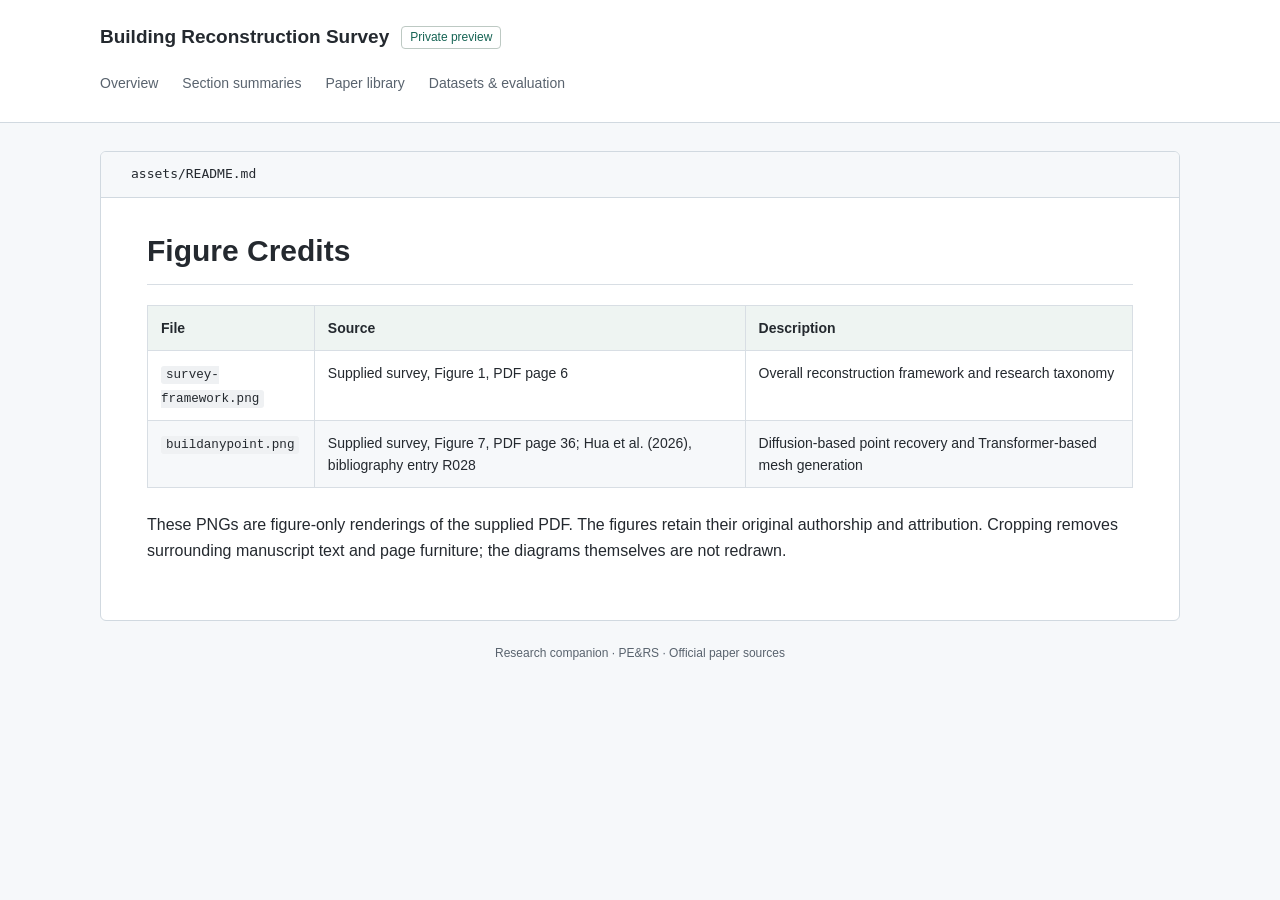
<file: preview/assets/README.html>
<!doctype html>
<html lang="en"><head><meta charset="utf-8"><meta name="viewport" content="width=device-width,initial-scale=1">
<title>Figure Credits | Building Reconstruction Survey</title><link rel="stylesheet" href="../preview.css"></head>
<body><header class="site-header"><div class="site-title">Building Reconstruction Survey <span class="private-label">Private preview</span></div>
<nav aria-label="Repository pages"><a href="../index.html">Overview</a><a href="../docs/section-summaries.html">Section summaries</a><a href="../PAPERS.html">Paper library</a><a href="../docs/datasets-and-evaluation.html">Datasets & evaluation</a></nav></header>
<main><div class="file-label">assets/README.md</div><article class="markdown-body"><h1 id="figure-credits">Figure Credits</h1>
<div class="table-scroll" tabindex="0"><table>
<thead><tr>
<th style="text-align:left">File</th>
<th style="text-align:left">Source</th>
<th style="text-align:left">Description</th>
</tr>
</thead>
<tbody>
<tr>
<td style="text-align:left"><code>survey-framework.png</code></td>
<td style="text-align:left">Supplied survey, Figure 1, PDF page 6</td>
<td style="text-align:left">Overall reconstruction framework and research taxonomy</td>
</tr>
<tr>
<td style="text-align:left"><code>buildanypoint.png</code></td>
<td style="text-align:left">Supplied survey, Figure 7, PDF page 36; Hua et al. (2026), bibliography entry R028</td>
<td style="text-align:left">Diffusion-based point recovery and Transformer-based mesh generation</td>
</tr>
</tbody>
</table></div>
<p>These PNGs are figure-only renderings of the supplied PDF. The figures retain their original authorship and attribution. Cropping removes surrounding manuscript text and page furniture; the diagrams themselves are not redrawn.</p>
</article></main>
<footer>Research companion · PE&amp;RS · Official paper sources</footer></body></html>
</file>
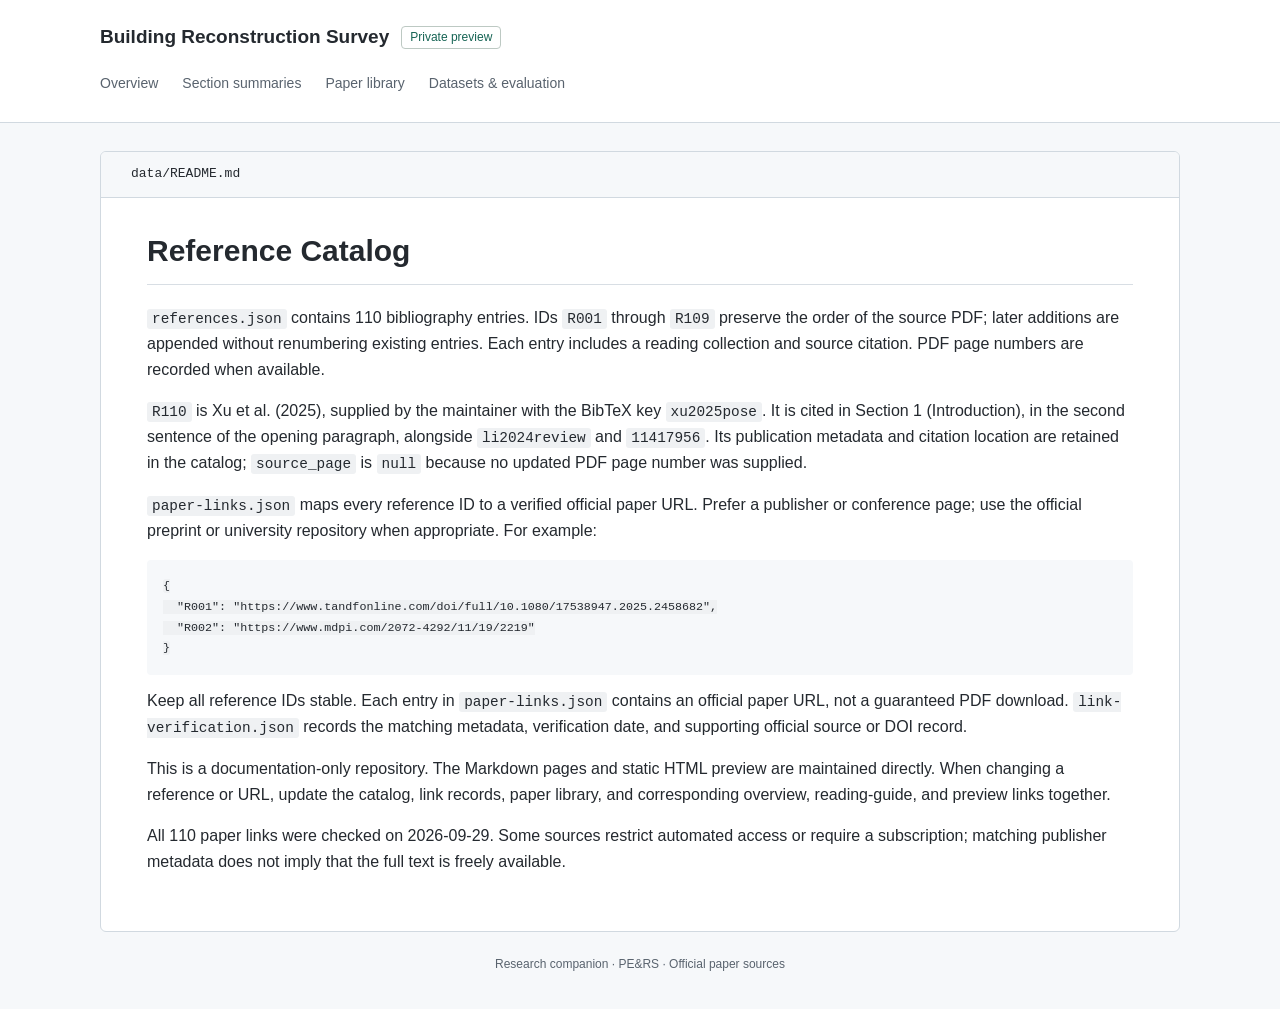
<file: preview/data/README.html>
<!doctype html>
<html lang="en"><head><meta charset="utf-8"><meta name="viewport" content="width=device-width,initial-scale=1">
<title>Reference Catalog | Building Reconstruction Survey</title><link rel="stylesheet" href="../preview.css"></head>
<body><header class="site-header"><div class="site-title">Building Reconstruction Survey <span class="private-label">Private preview</span></div>
<nav aria-label="Repository pages"><a href="../index.html">Overview</a><a href="../docs/section-summaries.html">Section summaries</a><a href="../PAPERS.html">Paper library</a><a href="../docs/datasets-and-evaluation.html">Datasets & evaluation</a></nav></header>
<main><div class="file-label">data/README.md</div><article class="markdown-body"><h1 id="reference-catalog">Reference Catalog</h1>
<p><code>references.json</code> contains 110 bibliography entries. IDs <code>R001</code> through <code>R109</code> preserve the order of the source PDF; later additions are appended without renumbering existing entries. Each entry includes a reading collection and source citation. PDF page numbers are recorded when available.</p>
<p><code>R110</code> is Xu et al. (2025), supplied by the maintainer with the BibTeX key <code>xu2025pose</code>. It is cited in Section 1 (Introduction), in the second sentence of the opening paragraph, alongside <code>li2024review</code> and <code>11417956</code>. Its publication metadata and citation location are retained in the catalog; <code>source_page</code> is <code>null</code> because no updated PDF page number was supplied.</p>
<p><code>paper-links.json</code> maps every reference ID to a verified official paper URL. Prefer a publisher or conference page; use the official preprint or university repository when appropriate. For example:</p>
<pre><code class="lang-json">{
  "R001": "https://www.tandfonline.com/doi/full/10.1080/17538947.2025.2458682",
  "R002": "https://www.mdpi.com/2072-4292/11/19/2219"
}
</code></pre>
<p>Keep all reference IDs stable. Each entry in <code>paper-links.json</code> contains an official paper URL, not a guaranteed PDF download. <code>link-verification.json</code> records the matching metadata, verification date, and supporting official source or DOI record.</p>
<p>This is a documentation-only repository. The Markdown pages and static HTML preview are maintained directly. When changing a reference or URL, update the catalog, link records, paper library, and corresponding overview, reading-guide, and preview links together.</p>
<p>All 110 paper links were checked on 2026-09-29. Some sources restrict automated access or require a subscription; matching publisher metadata does not imply that the full text is freely available.</p>
</article></main>
<footer>Research companion · PE&amp;RS · Official paper sources</footer></body></html>
</file>
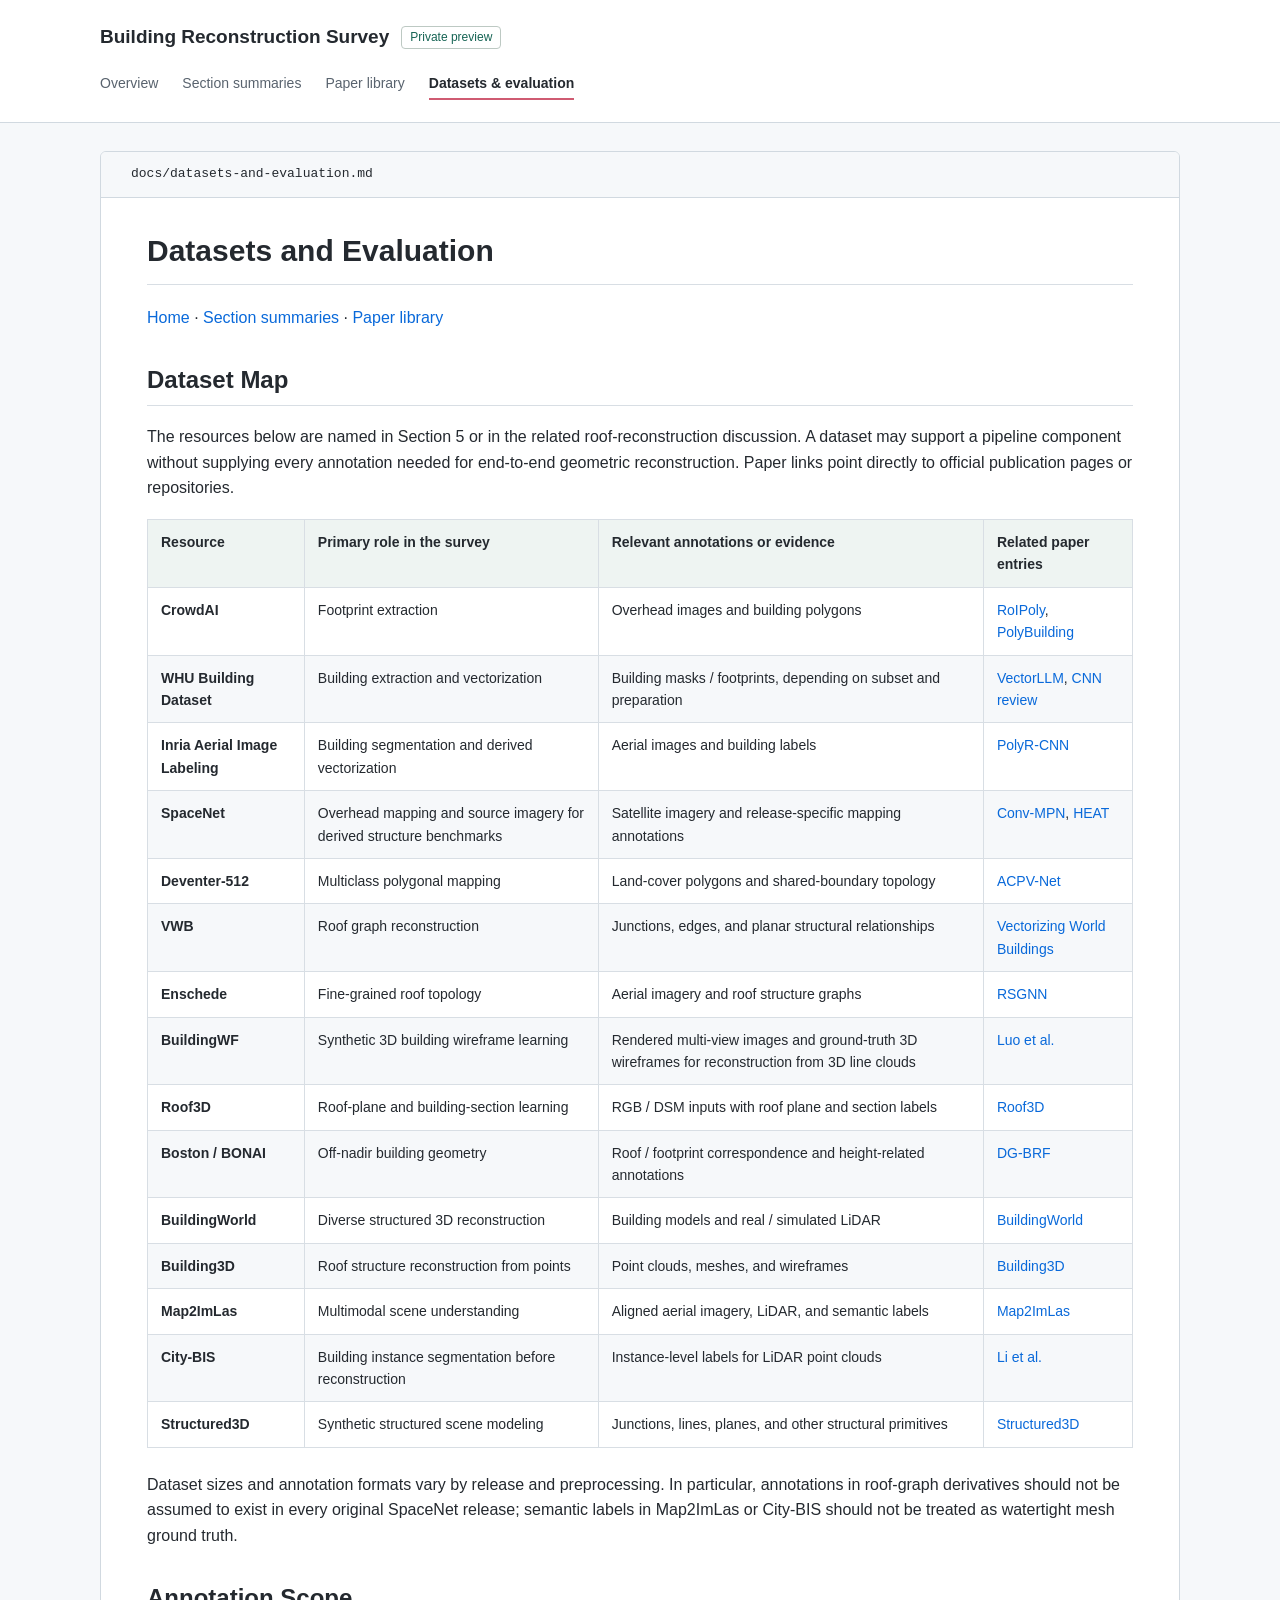
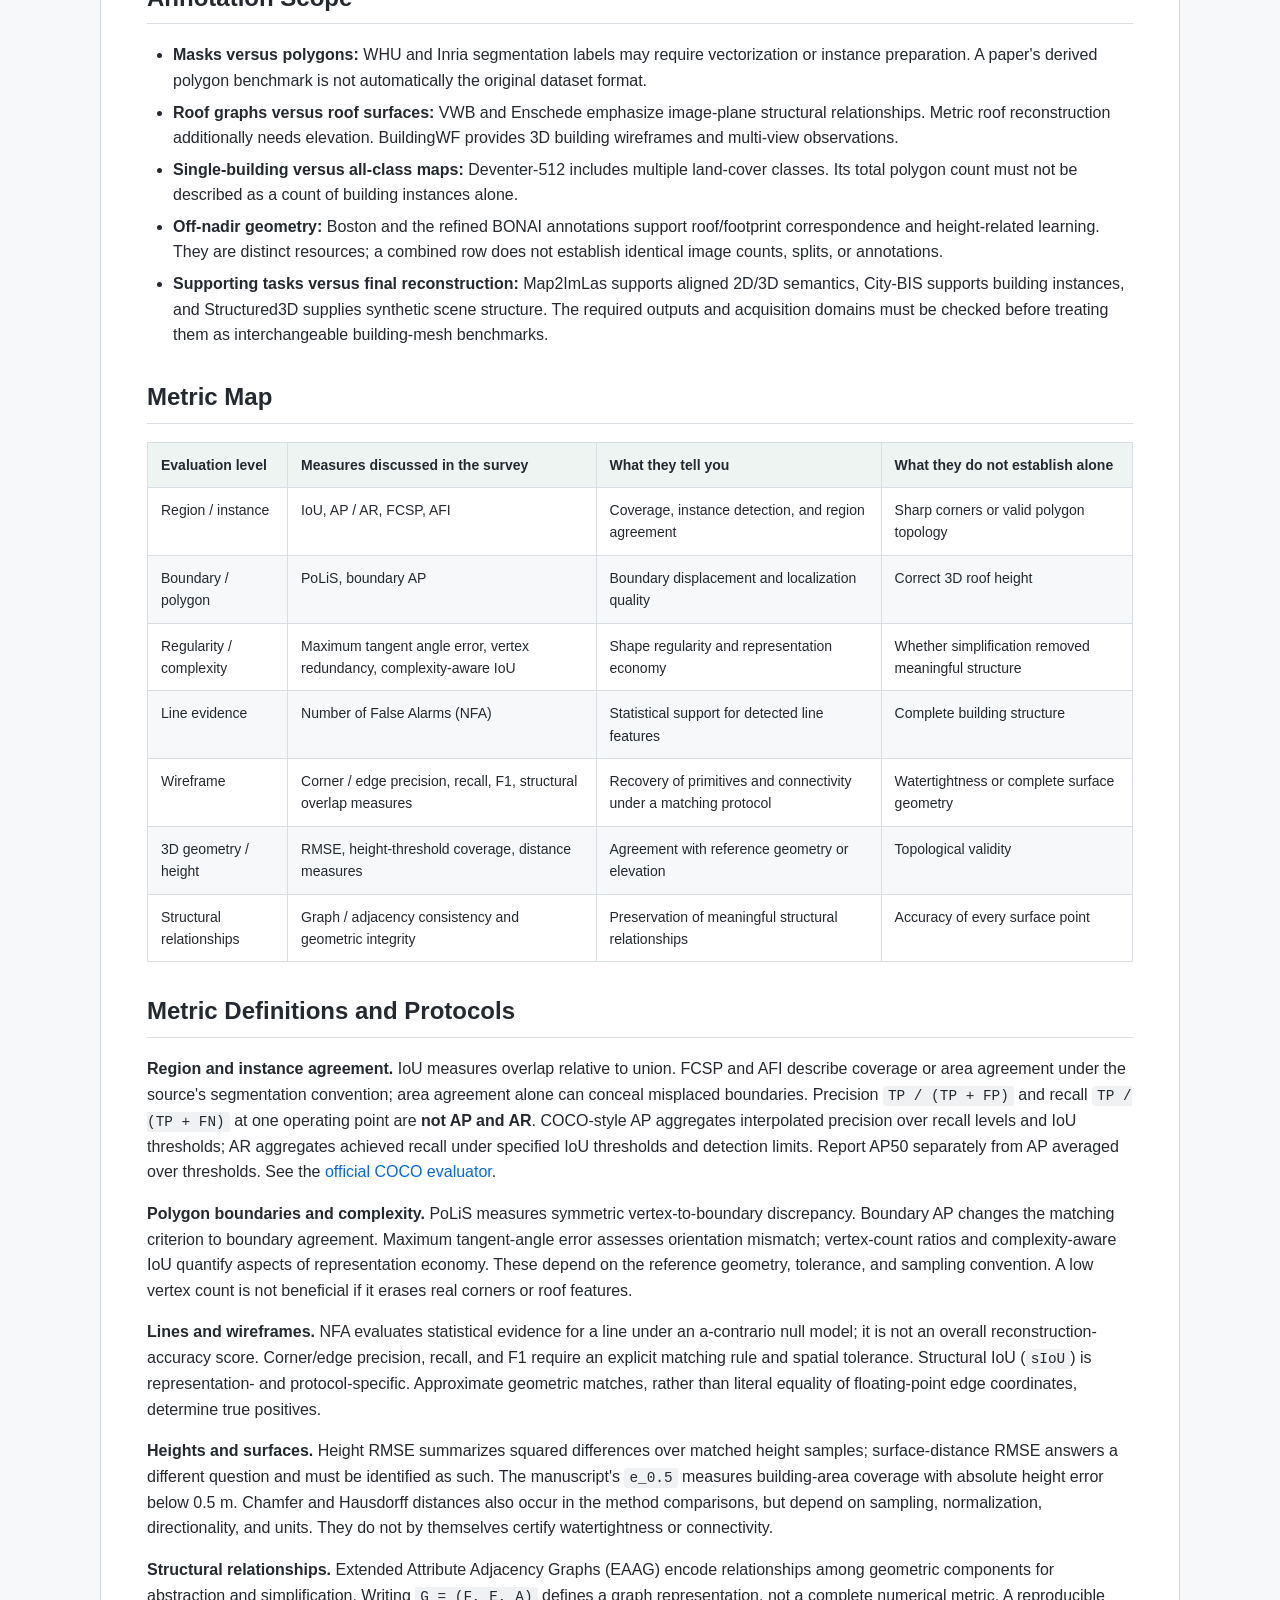
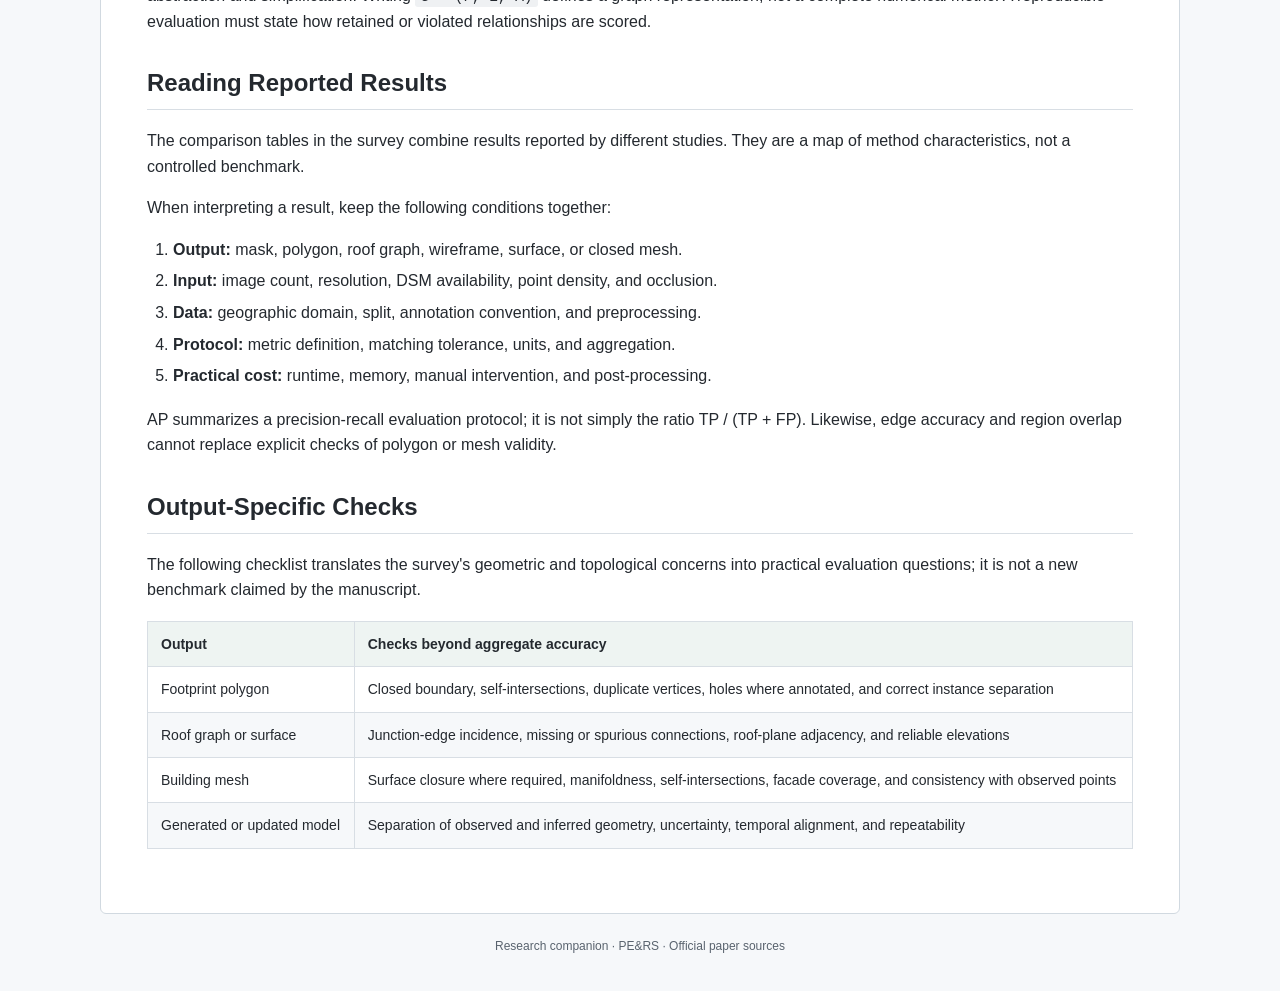
<file: preview/docs/datasets-and-evaluation.html>
<!doctype html>
<html lang="en"><head><meta charset="utf-8"><meta name="viewport" content="width=device-width,initial-scale=1">
<title>Datasets and Evaluation | Building Reconstruction Survey</title><link rel="stylesheet" href="../preview.css"></head>
<body><header class="site-header"><div class="site-title">Building Reconstruction Survey <span class="private-label">Private preview</span></div>
<nav aria-label="Repository pages"><a href="../index.html">Overview</a><a href="section-summaries.html">Section summaries</a><a href="../PAPERS.html">Paper library</a><a href="datasets-and-evaluation.html" aria-current="page">Datasets & evaluation</a></nav></header>
<main><div class="file-label">docs/datasets-and-evaluation.md</div><article class="markdown-body"><h1 id="datasets-and-evaluation">Datasets and Evaluation</h1>
<p><a href="../index.html">Home</a> · <a href="section-summaries.html#s5">Section summaries</a> · <a href="../PAPERS.html">Paper library</a></p>
<h2 id="dataset-map">Dataset Map</h2>
<p>The resources below are named in Section 5 or in the related roof-reconstruction discussion. A dataset may support a pipeline component without supplying every annotation needed for end-to-end geometric reconstruction. Paper links point directly to official publication pages or repositories.</p>
<div class="table-scroll" tabindex="0"><table>
<thead><tr>
<th style="text-align:left">Resource</th>
<th style="text-align:left">Primary role in the survey</th>
<th style="text-align:left">Relevant annotations or evidence</th>
<th style="text-align:left">Related paper entries</th>
</tr>
</thead>
<tbody>
<tr>
<td style="text-align:left"><strong>CrowdAI</strong></td>
<td style="text-align:left">Footprint extraction</td>
<td style="text-align:left">Overhead images and building polygons</td>
<td style="text-align:left"><a href="https://linkinghub.elsevier.com/retrieve/pii/S0924271625001364">RoIPoly</a>, <a href="https://linkinghub.elsevier.com/retrieve/pii/S0924271623000813">PolyBuilding</a></td>
</tr>
<tr>
<td style="text-align:left"><strong>WHU Building Dataset</strong></td>
<td style="text-align:left">Building extraction and vectorization</td>
<td style="text-align:left">Building masks / footprints, depending on subset and preparation</td>
<td style="text-align:left"><a href="https://linkinghub.elsevier.com/retrieve/pii/S0924271626000250">VectorLLM</a>, <a href="https://www.dqxxkx.cn/EN/10.12082/dqxxkx.2024.240057">CNN review</a></td>
</tr>
<tr>
<td style="text-align:left"><strong>Inria Aerial Image Labeling</strong></td>
<td style="text-align:left">Building segmentation and derived vectorization</td>
<td style="text-align:left">Aerial images and building labels</td>
<td style="text-align:left"><a href="https://linkinghub.elsevier.com/retrieve/pii/S0924271624003824">PolyR-CNN</a></td>
</tr>
<tr>
<td style="text-align:left"><strong>SpaceNet</strong></td>
<td style="text-align:left">Overhead mapping and source imagery for derived structure benchmarks</td>
<td style="text-align:left">Satellite imagery and release-specific mapping annotations</td>
<td style="text-align:left"><a href="https://ieeexplore.ieee.org/document/9156819/">Conv-MPN</a>, <a href="https://ieeexplore.ieee.org/document/9878511/">HEAT</a></td>
</tr>
<tr>
<td style="text-align:left"><strong>Deventer-512</strong></td>
<td style="text-align:left">Multiclass polygonal mapping</td>
<td style="text-align:left">Land-cover polygons and shared-boundary topology</td>
<td style="text-align:left"><a href="https://openaccess.thecvf.com/content/CVPR2026/html/Jiao_ACPV-Net_All-Class_Polygonal_Vectorization_for_Seamless_Vector_Map_Generation_from_CVPR_2026_paper.html">ACPV-Net</a></td>
</tr>
<tr>
<td style="text-align:left"><strong>VWB</strong></td>
<td style="text-align:left">Roof graph reconstruction</td>
<td style="text-align:left">Junctions, edges, and planar structural relationships</td>
<td style="text-align:left"><a href="https://link.springer.com/chapter/10.1007/978-3-030-58598-3_42">Vectorizing World Buildings</a></td>
</tr>
<tr>
<td style="text-align:left"><strong>Enschede</strong></td>
<td style="text-align:left">Fine-grained roof topology</td>
<td style="text-align:left">Aerial imagery and roof structure graphs</td>
<td style="text-align:left"><a href="https://linkinghub.elsevier.com/retrieve/pii/S092427162200065X">RSGNN</a></td>
</tr>
<tr>
<td style="text-align:left"><strong>BuildingWF</strong></td>
<td style="text-align:left">Synthetic 3D building wireframe learning</td>
<td style="text-align:left">Rendered multi-view images and ground-truth 3D wireframes for reconstruction from 3D line clouds</td>
<td style="text-align:left"><a href="https://arxiv.org/abs/2208.11948">Luo et al.</a></td>
</tr>
<tr>
<td style="text-align:left"><strong>Roof3D</strong></td>
<td style="text-align:left">Roof-plane and building-section learning</td>
<td style="text-align:left">RGB / DSM inputs with roof plane and section labels</td>
<td style="text-align:left"><a href="https://isprs-annals.copernicus.org/articles/X-1-W1-2023/971/2023/">Roof3D</a></td>
</tr>
<tr>
<td style="text-align:left"><strong>Boston / BONAI</strong></td>
<td style="text-align:left">Off-nadir building geometry</td>
<td style="text-align:left">Roof / footprint correspondence and height-related annotations</td>
<td style="text-align:left"><a href="https://linkinghub.elsevier.com/retrieve/pii/S0924271625004563">DG-BRF</a></td>
</tr>
<tr>
<td style="text-align:left"><strong>BuildingWorld</strong></td>
<td style="text-align:left">Diverse structured 3D reconstruction</td>
<td style="text-align:left">Building models and real / simulated LiDAR</td>
<td style="text-align:left"><a href="https://ojs.aaai.org/index.php/AAAI/article/view/37422">BuildingWorld</a></td>
</tr>
<tr>
<td style="text-align:left"><strong>Building3D</strong></td>
<td style="text-align:left">Roof structure reconstruction from points</td>
<td style="text-align:left">Point clouds, meshes, and wireframes</td>
<td style="text-align:left"><a href="https://ieeexplore.ieee.org/document/10376547/">Building3D</a></td>
</tr>
<tr>
<td style="text-align:left"><strong>Map2ImLas</strong></td>
<td style="text-align:left">Multimodal scene understanding</td>
<td style="text-align:left">Aligned aerial imagery, LiDAR, and semantic labels</td>
<td style="text-align:left"><a href="https://linkinghub.elsevier.com/retrieve/pii/S2667393225000316">Map2ImLas</a></td>
</tr>
<tr>
<td style="text-align:left"><strong>City-BIS</strong></td>
<td style="text-align:left">Building instance segmentation before reconstruction</td>
<td style="text-align:left">Instance-level labels for LiDAR point clouds</td>
<td style="text-align:left"><a href="https://linkinghub.elsevier.com/retrieve/pii/S1569843226000026">Li et al.</a></td>
</tr>
<tr>
<td style="text-align:left"><strong>Structured3D</strong></td>
<td style="text-align:left">Synthetic structured scene modeling</td>
<td style="text-align:left">Junctions, lines, planes, and other structural primitives</td>
<td style="text-align:left"><a href="https://link.springer.com/chapter/10.1007/978-3-030-58545-7_30">Structured3D</a></td>
</tr>
</tbody>
</table></div>
<p>Dataset sizes and annotation formats vary by release and preprocessing. In particular, annotations in roof-graph derivatives should not be assumed to exist in every original SpaceNet release; semantic labels in Map2ImLas or City-BIS should not be treated as watertight mesh ground truth.</p>
<h2 id="annotation-scope">Annotation Scope</h2>
<ul>
<li><strong>Masks versus polygons:</strong> WHU and Inria segmentation labels may require vectorization or instance preparation. A paper's derived polygon benchmark is not automatically the original dataset format.</li>
<li><strong>Roof graphs versus roof surfaces:</strong> VWB and Enschede emphasize image-plane structural relationships. Metric roof reconstruction additionally needs elevation. BuildingWF provides 3D building wireframes and multi-view observations.</li>
<li><strong>Single-building versus all-class maps:</strong> Deventer-512 includes multiple land-cover classes. Its total polygon count must not be described as a count of building instances alone.</li>
<li><strong>Off-nadir geometry:</strong> Boston and the refined BONAI annotations support roof/footprint correspondence and height-related learning. They are distinct resources; a combined row does not establish identical image counts, splits, or annotations.</li>
<li><strong>Supporting tasks versus final reconstruction:</strong> Map2ImLas supports aligned 2D/3D semantics, City-BIS supports building instances, and Structured3D supplies synthetic scene structure. The required outputs and acquisition domains must be checked before treating them as interchangeable building-mesh benchmarks.</li>
</ul>
<h2 id="metric-map">Metric Map</h2>
<div class="table-scroll" tabindex="0"><table>
<thead><tr>
<th style="text-align:left">Evaluation level</th>
<th style="text-align:left">Measures discussed in the survey</th>
<th style="text-align:left">What they tell you</th>
<th style="text-align:left">What they do not establish alone</th>
</tr>
</thead>
<tbody>
<tr>
<td style="text-align:left">Region / instance</td>
<td style="text-align:left">IoU, AP / AR, FCSP, AFI</td>
<td style="text-align:left">Coverage, instance detection, and region agreement</td>
<td style="text-align:left">Sharp corners or valid polygon topology</td>
</tr>
<tr>
<td style="text-align:left">Boundary / polygon</td>
<td style="text-align:left">PoLiS, boundary AP</td>
<td style="text-align:left">Boundary displacement and localization quality</td>
<td style="text-align:left">Correct 3D roof height</td>
</tr>
<tr>
<td style="text-align:left">Regularity / complexity</td>
<td style="text-align:left">Maximum tangent angle error, vertex redundancy, complexity-aware IoU</td>
<td style="text-align:left">Shape regularity and representation economy</td>
<td style="text-align:left">Whether simplification removed meaningful structure</td>
</tr>
<tr>
<td style="text-align:left">Line evidence</td>
<td style="text-align:left">Number of False Alarms (NFA)</td>
<td style="text-align:left">Statistical support for detected line features</td>
<td style="text-align:left">Complete building structure</td>
</tr>
<tr>
<td style="text-align:left">Wireframe</td>
<td style="text-align:left">Corner / edge precision, recall, F1, structural overlap measures</td>
<td style="text-align:left">Recovery of primitives and connectivity under a matching protocol</td>
<td style="text-align:left">Watertightness or complete surface geometry</td>
</tr>
<tr>
<td style="text-align:left">3D geometry / height</td>
<td style="text-align:left">RMSE, height-threshold coverage, distance measures</td>
<td style="text-align:left">Agreement with reference geometry or elevation</td>
<td style="text-align:left">Topological validity</td>
</tr>
<tr>
<td style="text-align:left">Structural relationships</td>
<td style="text-align:left">Graph / adjacency consistency and geometric integrity</td>
<td style="text-align:left">Preservation of meaningful structural relationships</td>
<td style="text-align:left">Accuracy of every surface point</td>
</tr>
</tbody>
</table></div>
<h2 id="metric-definitions-and-protocols">Metric Definitions and Protocols</h2>
<p><strong>Region and instance agreement.</strong> IoU measures overlap relative to union. FCSP and AFI describe coverage or area agreement under the source's segmentation convention; area agreement alone can conceal misplaced boundaries. Precision <code>TP / (TP + FP)</code> and recall <code>TP / (TP + FN)</code> at one operating point are <strong>not AP and AR</strong>. COCO-style AP aggregates interpolated precision over recall levels and IoU thresholds; AR aggregates achieved recall under specified IoU thresholds and detection limits. Report AP50 separately from AP averaged over thresholds. See the <a href="https://github.com/cocodataset/cocoapi/blob/master/PythonAPI/pycocotools/cocoeval.py">official COCO evaluator</a>.</p>
<p><strong>Polygon boundaries and complexity.</strong> PoLiS measures symmetric vertex-to-boundary discrepancy. Boundary AP changes the matching criterion to boundary agreement. Maximum tangent-angle error assesses orientation mismatch; vertex-count ratios and complexity-aware IoU quantify aspects of representation economy. These depend on the reference geometry, tolerance, and sampling convention. A low vertex count is not beneficial if it erases real corners or roof features.</p>
<p><strong>Lines and wireframes.</strong> NFA evaluates statistical evidence for a line under an a-contrario null model; it is not an overall reconstruction-accuracy score. Corner/edge precision, recall, and F1 require an explicit matching rule and spatial tolerance. Structural IoU (<code>sIoU</code>) is representation- and protocol-specific. Approximate geometric matches, rather than literal equality of floating-point edge coordinates, determine true positives.</p>
<p><strong>Heights and surfaces.</strong> Height RMSE summarizes squared differences over matched height samples; surface-distance RMSE answers a different question and must be identified as such. The manuscript's <code>e_0.5</code> measures building-area coverage with absolute height error below 0.5 m. Chamfer and Hausdorff distances also occur in the method comparisons, but depend on sampling, normalization, directionality, and units. They do not by themselves certify watertightness or connectivity.</p>
<p><strong>Structural relationships.</strong> Extended Attribute Adjacency Graphs (EAAG) encode relationships among geometric components for abstraction and simplification. Writing <code>G = (F, E, A)</code> defines a graph representation, not a complete numerical metric. A reproducible evaluation must state how retained or violated relationships are scored.</p>
<h2 id="reading-reported-results">Reading Reported Results</h2>
<p>The comparison tables in the survey combine results reported by different studies. They are a map of method characteristics, not a controlled benchmark.</p>
<p>When interpreting a result, keep the following conditions together:</p>
<ol>
<li><strong>Output:</strong> mask, polygon, roof graph, wireframe, surface, or closed mesh.</li>
<li><strong>Input:</strong> image count, resolution, DSM availability, point density, and occlusion.</li>
<li><strong>Data:</strong> geographic domain, split, annotation convention, and preprocessing.</li>
<li><strong>Protocol:</strong> metric definition, matching tolerance, units, and aggregation.</li>
<li><strong>Practical cost:</strong> runtime, memory, manual intervention, and post-processing.</li>
</ol>
<p>AP summarizes a precision-recall evaluation protocol; it is not simply the ratio TP / (TP + FP). Likewise, edge accuracy and region overlap cannot replace explicit checks of polygon or mesh validity.</p>
<h2 id="output-specific-checks">Output-Specific Checks</h2>
<p>The following checklist translates the survey's geometric and topological concerns into practical evaluation questions; it is not a new benchmark claimed by the manuscript.</p>
<div class="table-scroll" tabindex="0"><table>
<thead><tr>
<th style="text-align:left">Output</th>
<th style="text-align:left">Checks beyond aggregate accuracy</th>
</tr>
</thead>
<tbody>
<tr>
<td style="text-align:left">Footprint polygon</td>
<td style="text-align:left">Closed boundary, self-intersections, duplicate vertices, holes where annotated, and correct instance separation</td>
</tr>
<tr>
<td style="text-align:left">Roof graph or surface</td>
<td style="text-align:left">Junction-edge incidence, missing or spurious connections, roof-plane adjacency, and reliable elevations</td>
</tr>
<tr>
<td style="text-align:left">Building mesh</td>
<td style="text-align:left">Surface closure where required, manifoldness, self-intersections, facade coverage, and consistency with observed points</td>
</tr>
<tr>
<td style="text-align:left">Generated or updated model</td>
<td style="text-align:left">Separation of observed and inferred geometry, uncertainty, temporal alignment, and repeatability</td>
</tr>
</tbody>
</table></div>
</article></main>
<footer>Research companion · PE&amp;RS · Official paper sources</footer></body></html>
</file>
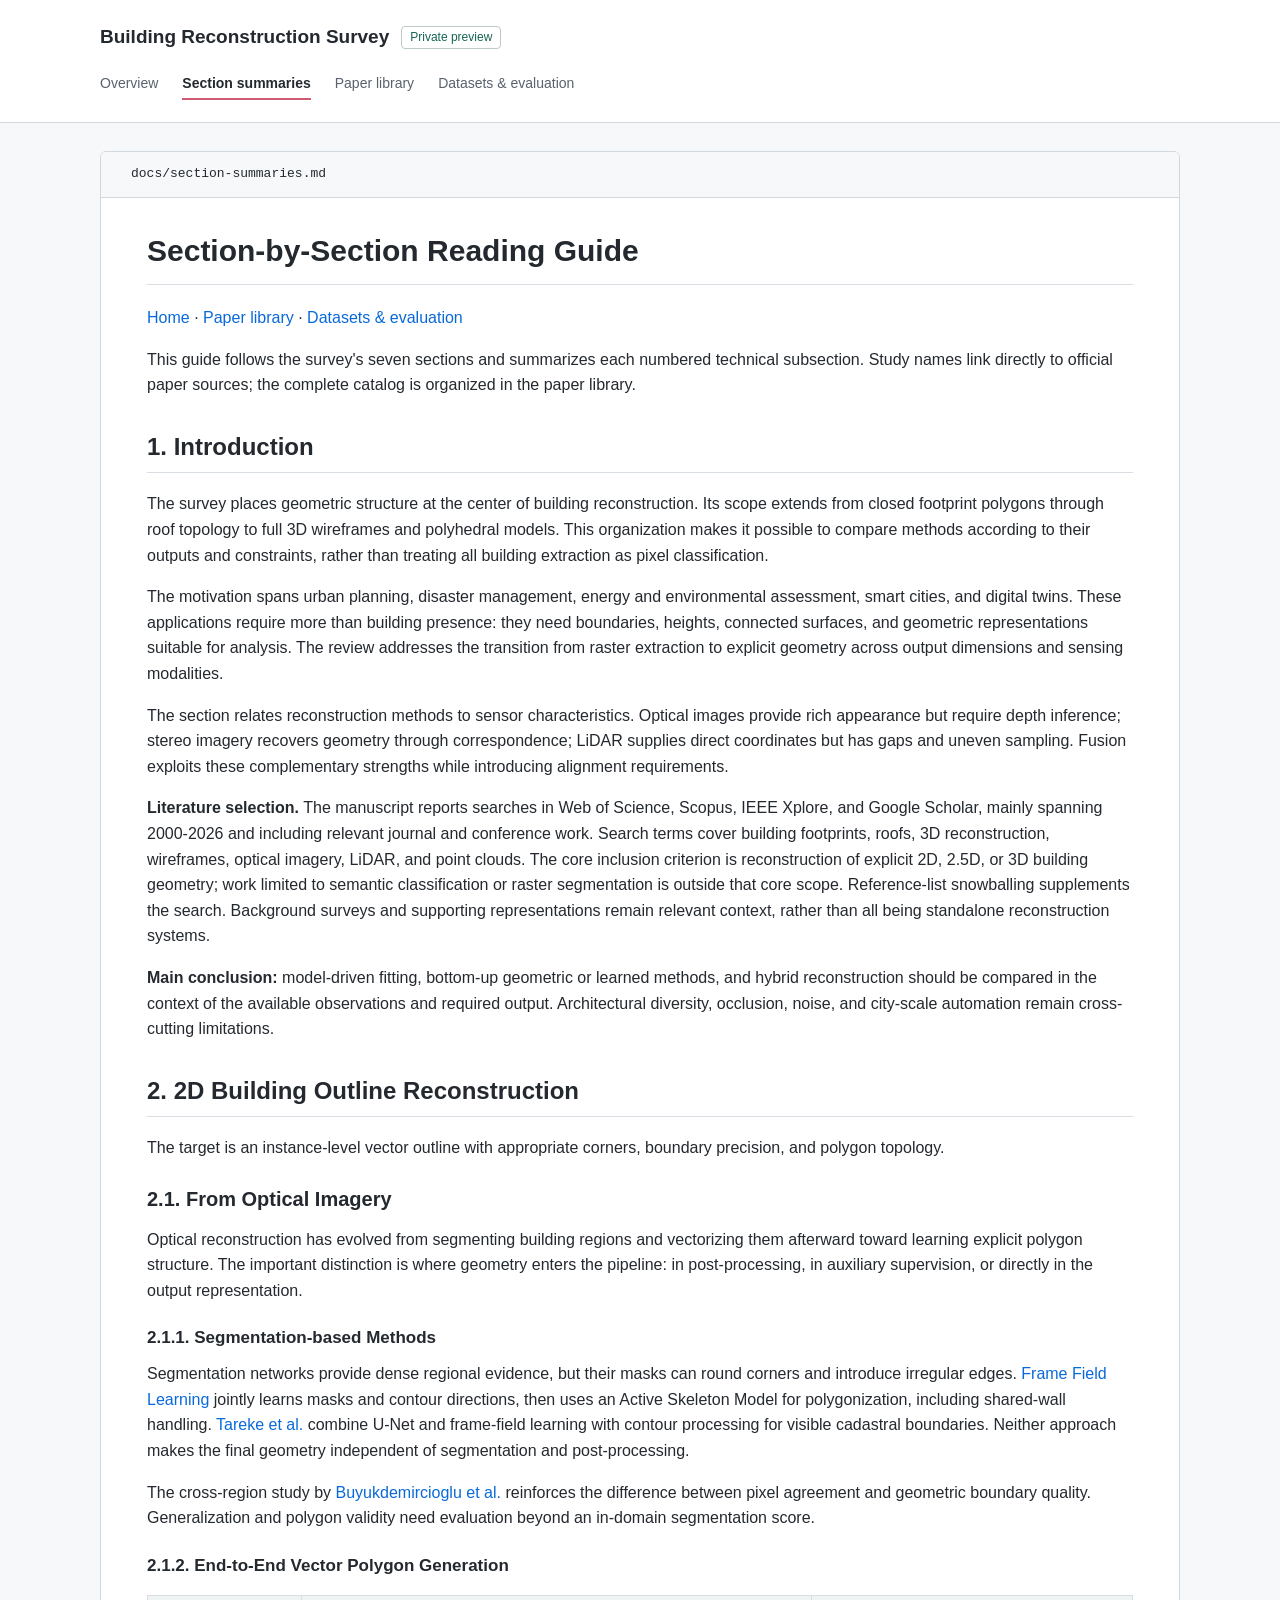
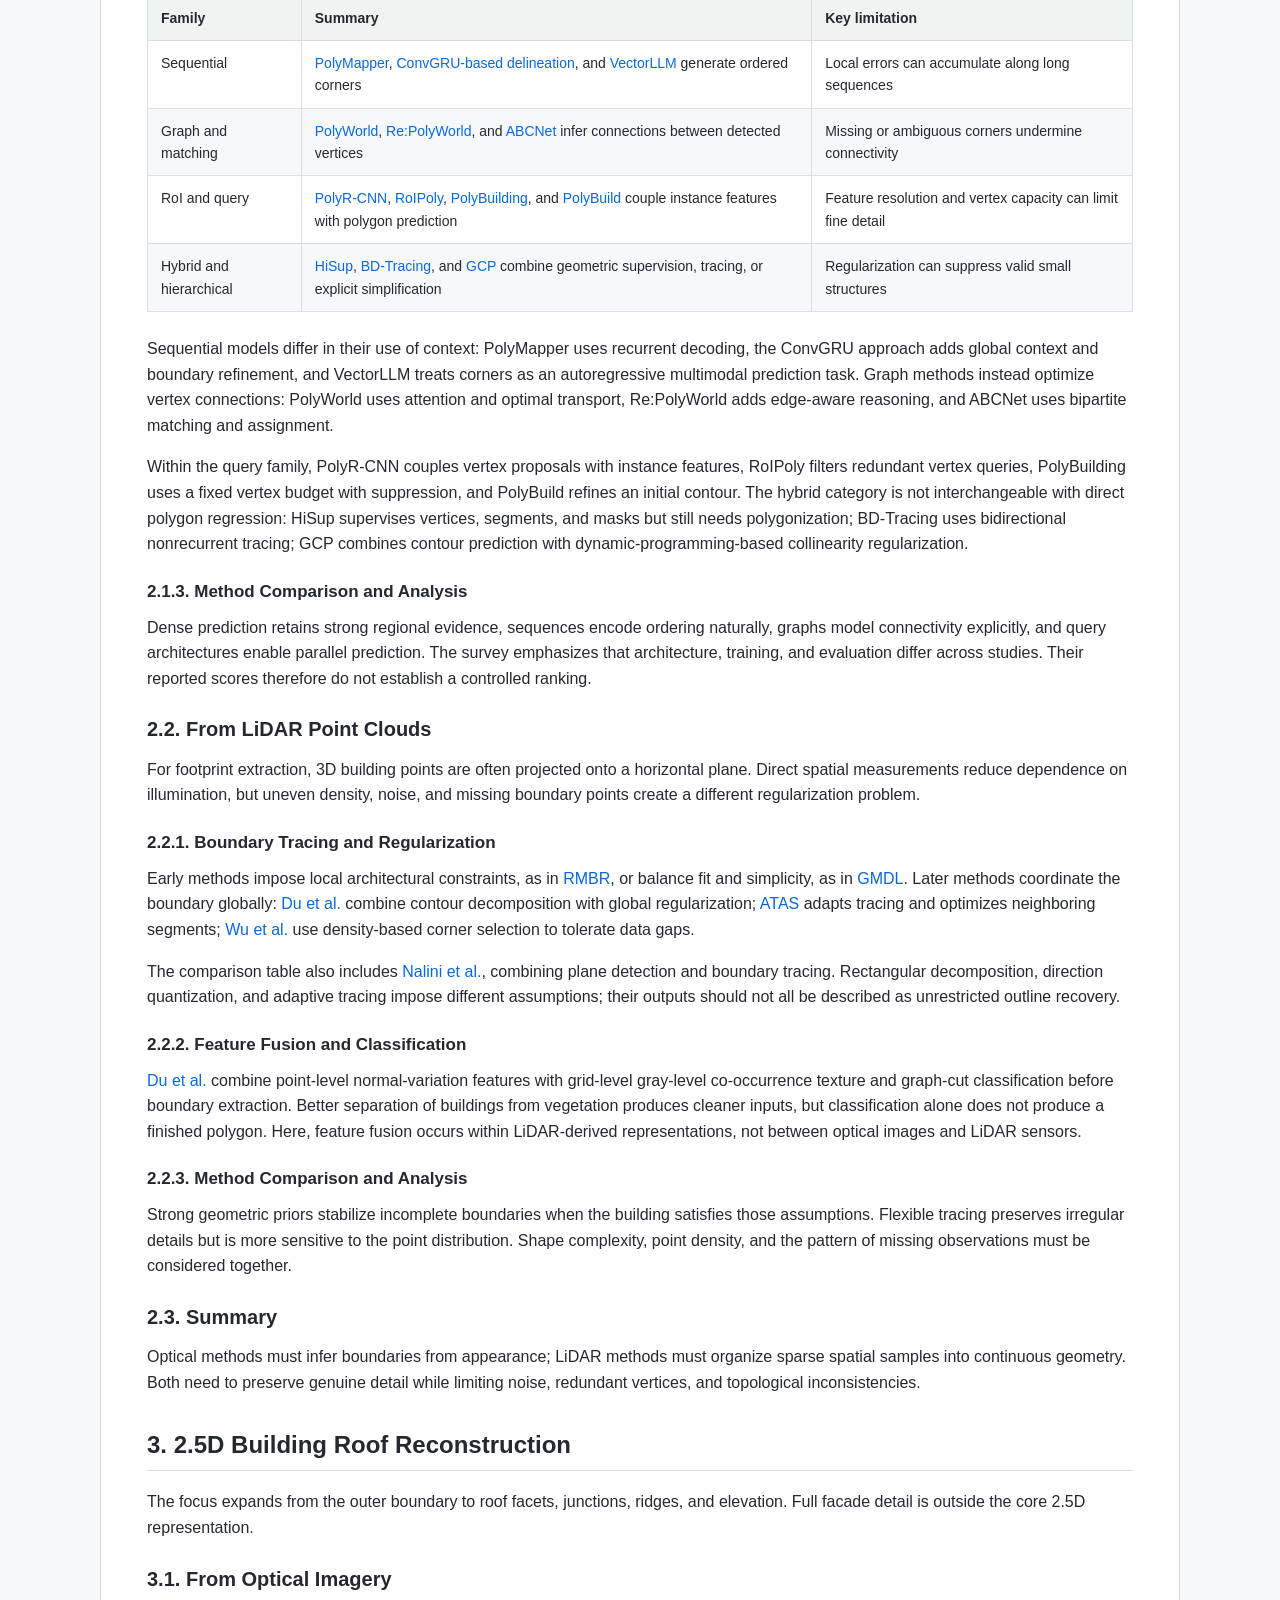
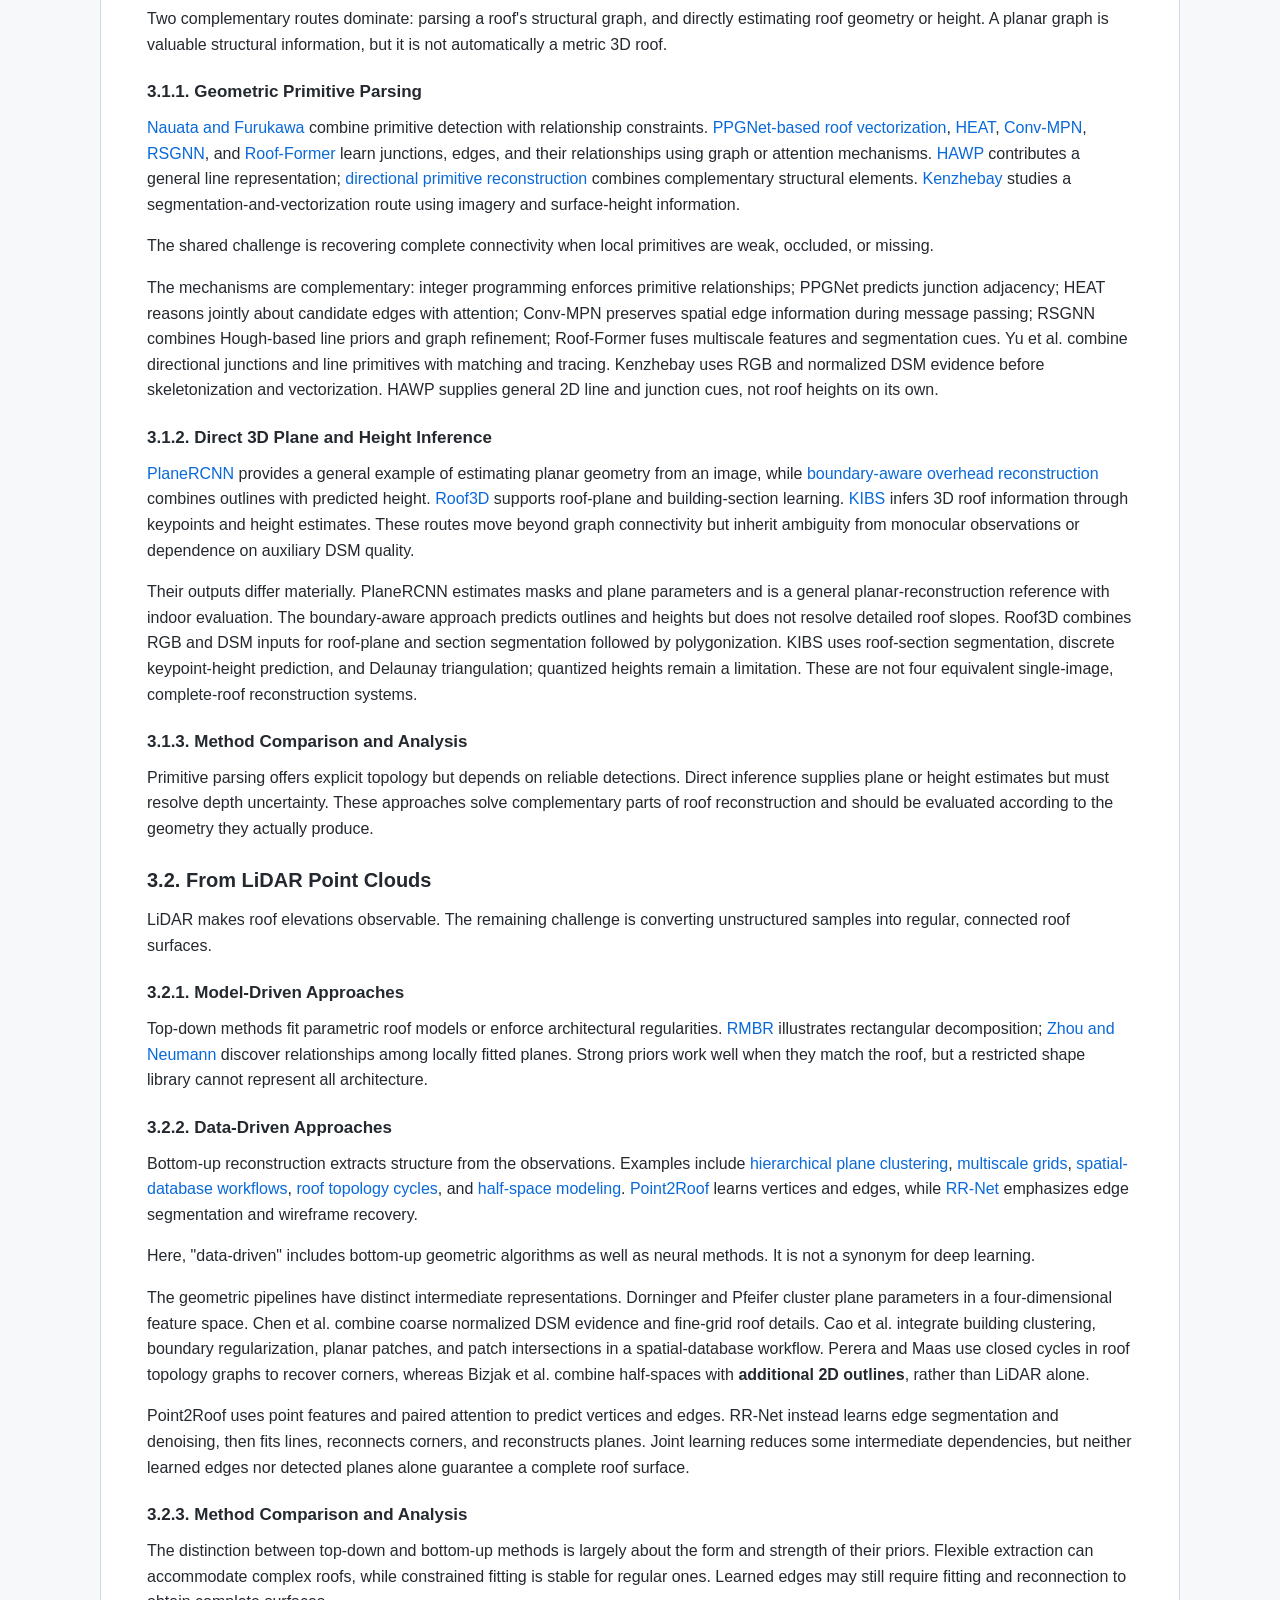
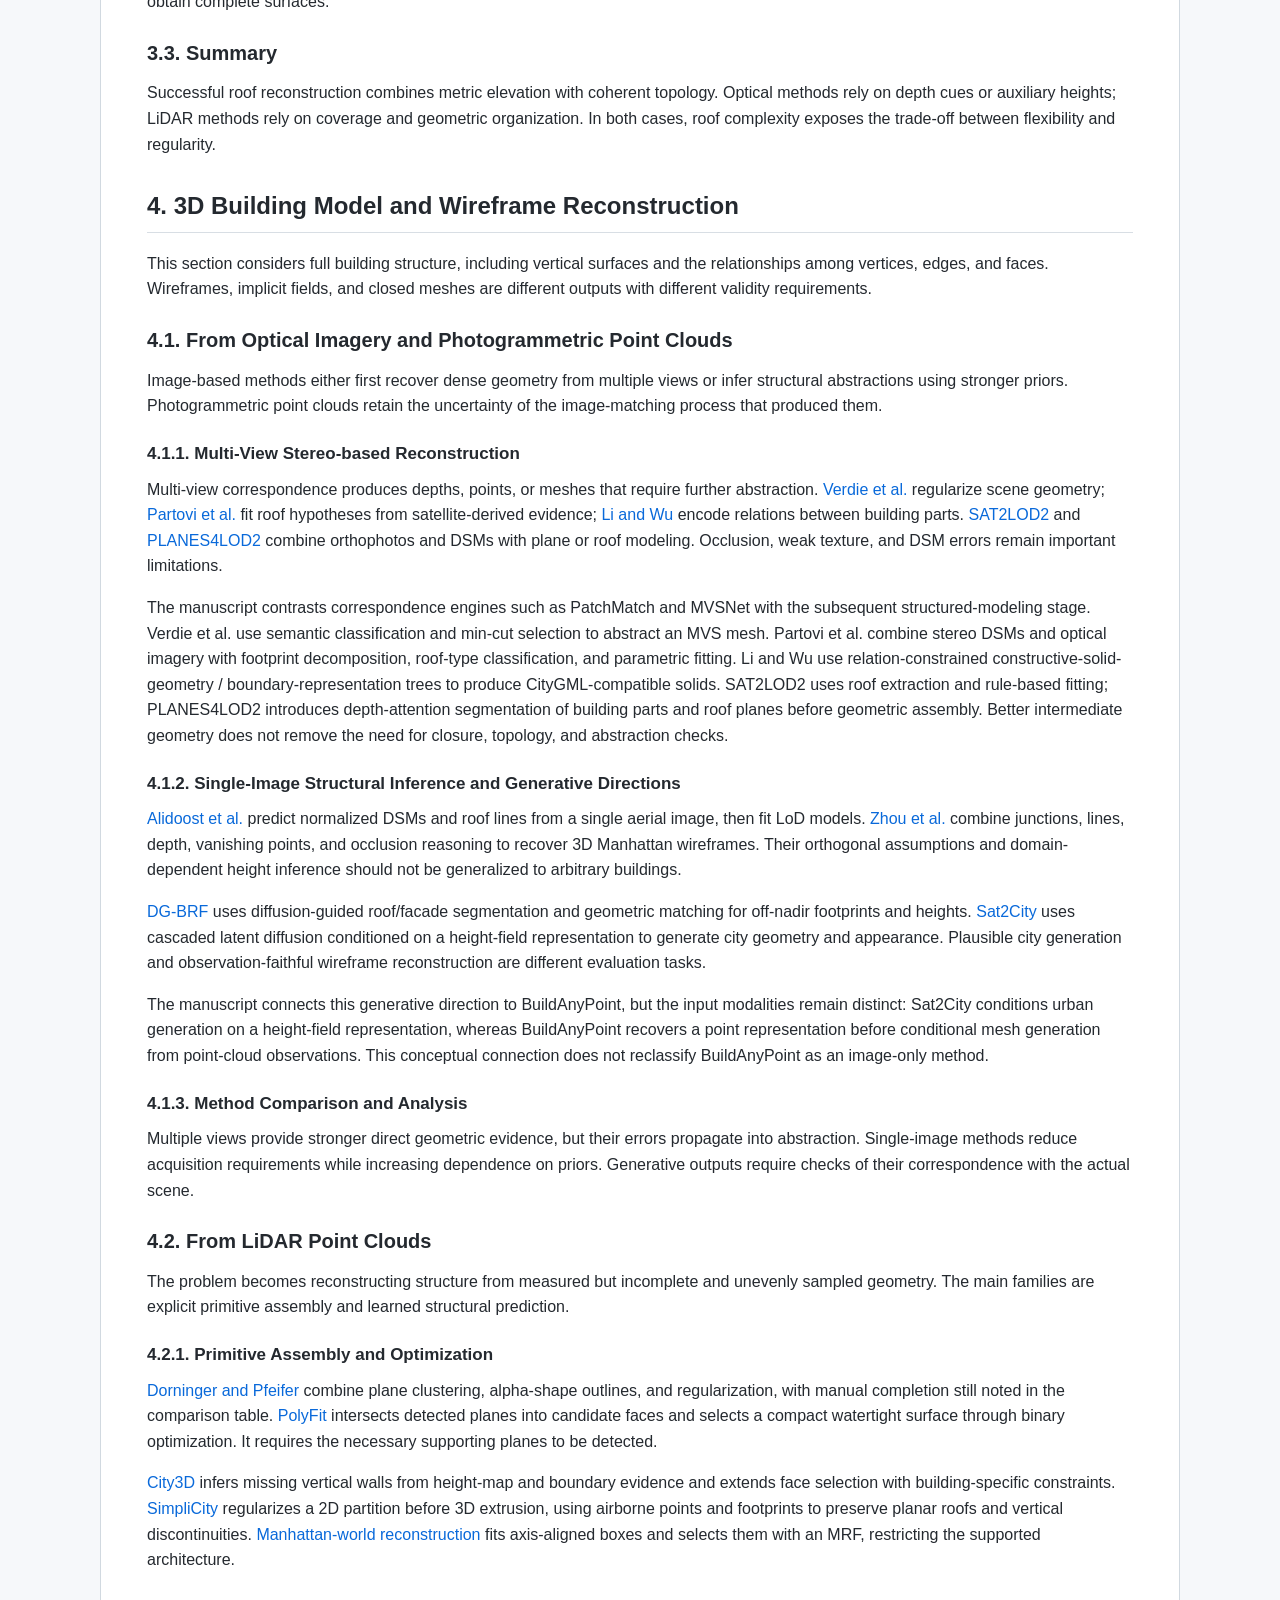
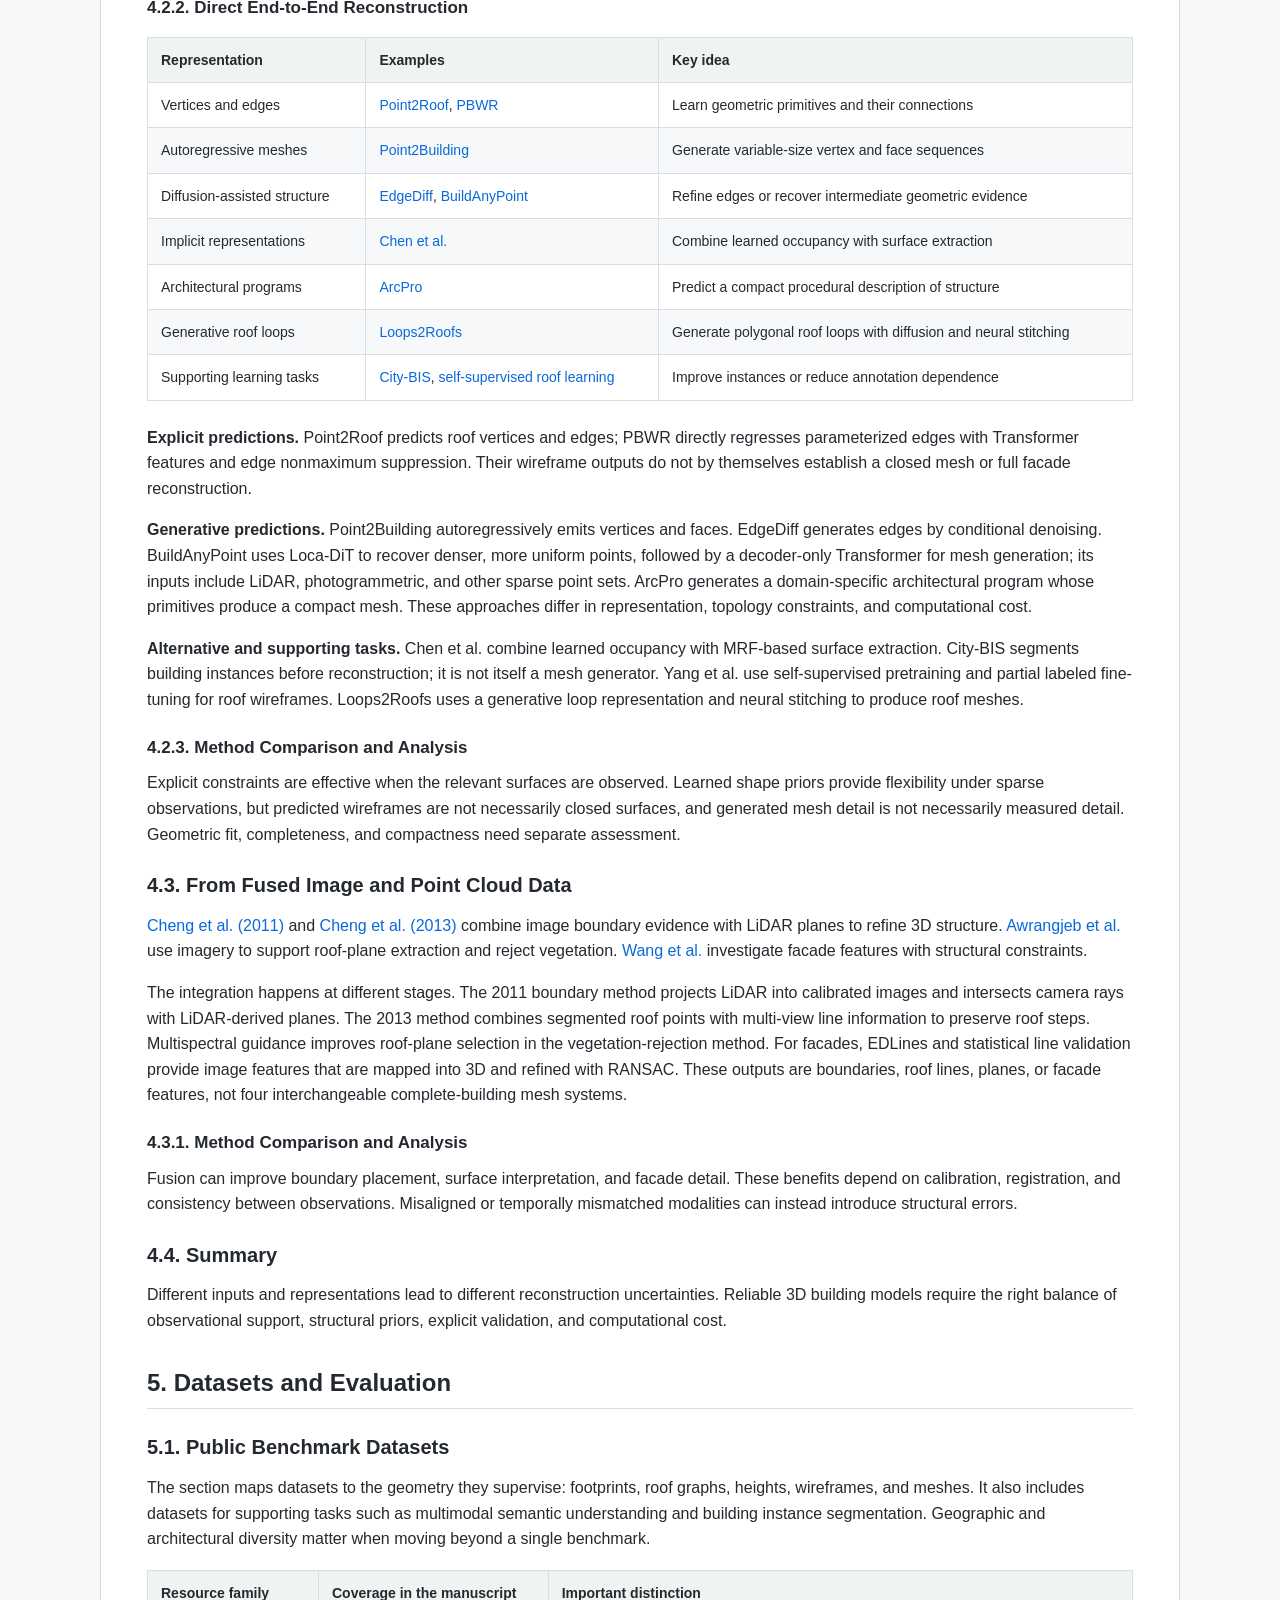
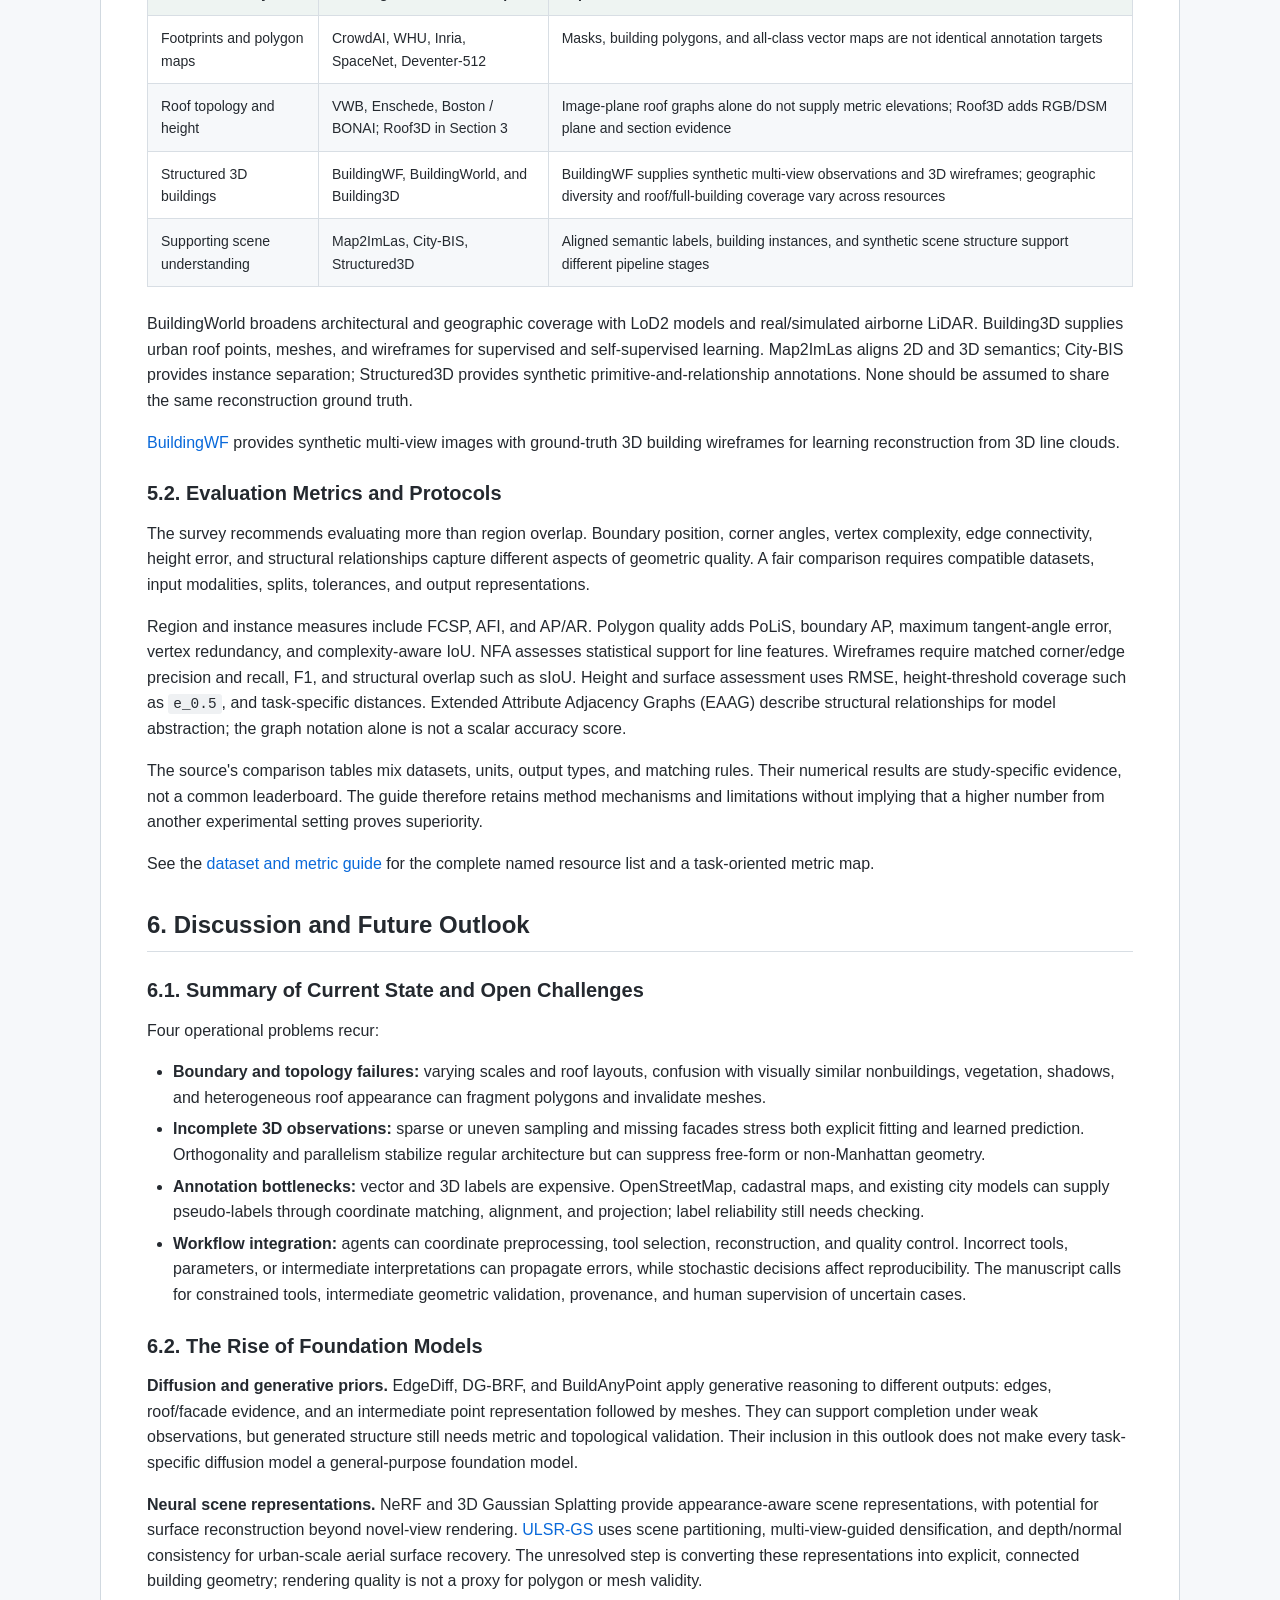
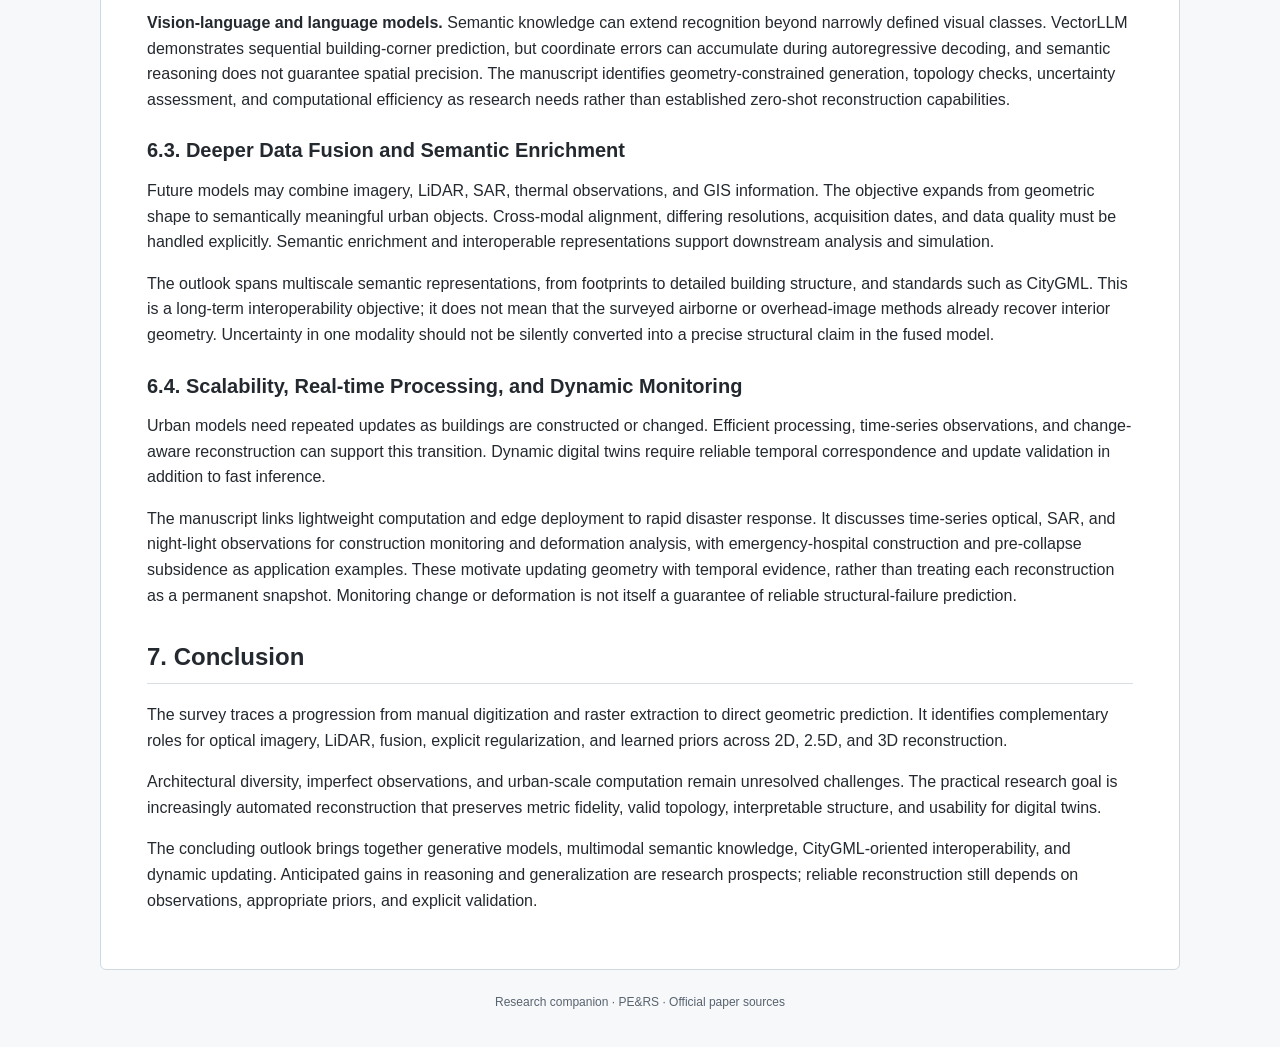
<file: preview/docs/section-summaries.html>
<!doctype html>
<html lang="en"><head><meta charset="utf-8"><meta name="viewport" content="width=device-width,initial-scale=1">
<title>Section-by-Section Reading Guide | Building Reconstruction Survey</title><link rel="stylesheet" href="../preview.css"></head>
<body><header class="site-header"><div class="site-title">Building Reconstruction Survey <span class="private-label">Private preview</span></div>
<nav aria-label="Repository pages"><a href="../index.html">Overview</a><a href="section-summaries.html" aria-current="page">Section summaries</a><a href="../PAPERS.html">Paper library</a><a href="datasets-and-evaluation.html">Datasets & evaluation</a></nav></header>
<main><div class="file-label">docs/section-summaries.md</div><article class="markdown-body"><h1 id="section-by-section-reading-guide">Section-by-Section Reading Guide</h1>
<p><a href="../index.html">Home</a> · <a href="../PAPERS.html">Paper library</a> · <a href="datasets-and-evaluation.html">Datasets &amp; evaluation</a></p>
<p>This guide follows the survey's seven sections and summarizes each numbered technical subsection. Study names link directly to official paper sources; the complete catalog is organized in the paper library.</p>
<p><a id="s1"></a></p>
<h2 id="1-introduction">1. Introduction</h2>
<p>The survey places geometric structure at the center of building reconstruction. Its scope extends from closed footprint polygons through roof topology to full 3D wireframes and polyhedral models. This organization makes it possible to compare methods according to their outputs and constraints, rather than treating all building extraction as pixel classification.</p>
<p>The motivation spans urban planning, disaster management, energy and environmental assessment, smart cities, and digital twins. These applications require more than building presence: they need boundaries, heights, connected surfaces, and geometric representations suitable for analysis. The review addresses the transition from raster extraction to explicit geometry across output dimensions and sensing modalities.</p>
<p>The section relates reconstruction methods to sensor characteristics. Optical images provide rich appearance but require depth inference; stereo imagery recovers geometry through correspondence; LiDAR supplies direct coordinates but has gaps and uneven sampling. Fusion exploits these complementary strengths while introducing alignment requirements.</p>
<p><strong>Literature selection.</strong> The manuscript reports searches in Web of Science, Scopus, IEEE Xplore, and Google Scholar, mainly spanning 2000-2026 and including relevant journal and conference work. Search terms cover building footprints, roofs, 3D reconstruction, wireframes, optical imagery, LiDAR, and point clouds. The core inclusion criterion is reconstruction of explicit 2D, 2.5D, or 3D building geometry; work limited to semantic classification or raster segmentation is outside that core scope. Reference-list snowballing supplements the search. Background surveys and supporting representations remain relevant context, rather than all being standalone reconstruction systems.</p>
<p><strong>Main conclusion:</strong> model-driven fitting, bottom-up geometric or learned methods, and hybrid reconstruction should be compared in the context of the available observations and required output. Architectural diversity, occlusion, noise, and city-scale automation remain cross-cutting limitations.</p>
<p><a id="s2"></a></p>
<h2 id="2-2d-building-outline-reconstruction">2. 2D Building Outline Reconstruction</h2>
<p>The target is an instance-level vector outline with appropriate corners, boundary precision, and polygon topology.</p>
<h3 id="21-from-optical-imagery">2.1. From Optical Imagery</h3>
<p>Optical reconstruction has evolved from segmenting building regions and vectorizing them afterward toward learning explicit polygon structure. The important distinction is where geometry enters the pipeline: in post-processing, in auxiliary supervision, or directly in the output representation.</p>
<h4 id="211-segmentation-based-methods">2.1.1. Segmentation-based Methods</h4>
<p>Segmentation networks provide dense regional evidence, but their masks can round corners and introduce irregular edges. <a href="https://ieeexplore.ieee.org/document/9577910/">Frame Field Learning</a> jointly learns masks and contour directions, then uses an Active Skeleton Model for polygonization, including shared-wall handling. <a href="https://ieeexplore.ieee.org/document/10282644/">Tareke et al.</a> combine U-Net and frame-field learning with contour processing for visible cadastral boundaries. Neither approach makes the final geometry independent of segmentation and post-processing.</p>
<p>The cross-region study by <a href="https://isprs-archives.copernicus.org/articles/XLVIII-1-W6-2025/47/2025/">Buyukdemircioglu et al.</a> reinforces the difference between pixel agreement and geometric boundary quality. Generalization and polygon validity need evaluation beyond an in-domain segmentation score.</p>
<h4 id="212-end-to-end-vector-polygon-generation">2.1.2. End-to-End Vector Polygon Generation</h4>
<div class="table-scroll" tabindex="0"><table>
<thead><tr>
<th style="text-align:left">Family</th>
<th style="text-align:left">Summary</th>
<th style="text-align:left">Key limitation</th>
</tr>
</thead>
<tbody>
<tr>
<td style="text-align:left">Sequential</td>
<td style="text-align:left"><a href="https://ieeexplore.ieee.org/document/9008272/">PolyMapper</a>, <a href="https://linkinghub.elsevier.com/retrieve/pii/S0924271621000551">ConvGRU-based delineation</a>, and <a href="https://linkinghub.elsevier.com/retrieve/pii/S0924271626000250">VectorLLM</a> generate ordered corners</td>
<td style="text-align:left">Local errors can accumulate along long sequences</td>
</tr>
<tr>
<td style="text-align:left">Graph and matching</td>
<td style="text-align:left"><a href="https://ieeexplore.ieee.org/document/9880425/">PolyWorld</a>, <a href="https://ieeexplore.ieee.org/document/10377491/">Re:PolyWorld</a>, and <a href="https://linkinghub.elsevier.com/retrieve/pii/S1569843225007186">ABCNet</a> infer connections between detected vertices</td>
<td style="text-align:left">Missing or ambiguous corners undermine connectivity</td>
</tr>
<tr>
<td style="text-align:left">RoI and query</td>
<td style="text-align:left"><a href="https://linkinghub.elsevier.com/retrieve/pii/S0924271624003824">PolyR-CNN</a>, <a href="https://linkinghub.elsevier.com/retrieve/pii/S0924271625001364">RoIPoly</a>, <a href="https://linkinghub.elsevier.com/retrieve/pii/S0924271623000813">PolyBuilding</a>, and <a href="https://ieeexplore.ieee.org/document/10988661/">PolyBuild</a> couple instance features with polygon prediction</td>
<td style="text-align:left">Feature resolution and vertex capacity can limit fine detail</td>
</tr>
<tr>
<td style="text-align:left">Hybrid and hierarchical</td>
<td style="text-align:left"><a href="https://linkinghub.elsevier.com/retrieve/pii/S0924271623000667">HiSup</a>, <a href="https://ieeexplore.ieee.org/document/10285447/">BD-Tracing</a>, and <a href="https://ieeexplore.ieee.org/document/11172367/">GCP</a> combine geometric supervision, tracing, or explicit simplification</td>
<td style="text-align:left">Regularization can suppress valid small structures</td>
</tr>
</tbody>
</table></div>
<p>Sequential models differ in their use of context: PolyMapper uses recurrent decoding, the ConvGRU approach adds global context and boundary refinement, and VectorLLM treats corners as an autoregressive multimodal prediction task. Graph methods instead optimize vertex connections: PolyWorld uses attention and optimal transport, Re:PolyWorld adds edge-aware reasoning, and ABCNet uses bipartite matching and assignment.</p>
<p>Within the query family, PolyR-CNN couples vertex proposals with instance features, RoIPoly filters redundant vertex queries, PolyBuilding uses a fixed vertex budget with suppression, and PolyBuild refines an initial contour. The hybrid category is not interchangeable with direct polygon regression: HiSup supervises vertices, segments, and masks but still needs polygonization; BD-Tracing uses bidirectional nonrecurrent tracing; GCP combines contour prediction with dynamic-programming-based collinearity regularization.</p>
<h4 id="213-method-comparison-and-analysis">2.1.3. Method Comparison and Analysis</h4>
<p>Dense prediction retains strong regional evidence, sequences encode ordering naturally, graphs model connectivity explicitly, and query architectures enable parallel prediction. The survey emphasizes that architecture, training, and evaluation differ across studies. Their reported scores therefore do not establish a controlled ranking.</p>
<h3 id="22-from-lidar-point-clouds">2.2. From LiDAR Point Clouds</h3>
<p>For footprint extraction, 3D building points are often projected onto a horizontal plane. Direct spatial measurements reduce dependence on illumination, but uneven density, noise, and missing boundary points create a different regularization problem.</p>
<h4 id="221-boundary-tracing-and-regularization">2.2.1. Boundary Tracing and Regularization</h4>
<p>Early methods impose local architectural constraints, as in <a href="https://linkinghub.elsevier.com/retrieve/pii/S0924271613002256">RMBR</a>, or balance fit and simplicity, as in <a href="https://www.isprs.org/proceedings/XXXVII/congress/3_pdf/11.pdf">GMDL</a>. Later methods coordinate the boundary globally: <a href="https://ieeexplore.ieee.org/document/8681075/">Du et al.</a> combine contour decomposition with global regularization; <a href="https://linkinghub.elsevier.com/retrieve/pii/S0926580524000578">ATAS</a> adapts tracing and optimizes neighboring segments; <a href="https://linkinghub.elsevier.com/retrieve/pii/S026322412503369X">Wu et al.</a> use density-based corner selection to tolerate data gaps.</p>
<p>The comparison table also includes <a href="https://isprs-annals.copernicus.org/articles/X-5-W2-2025/429/2025/">Nalini et al.</a>, combining plane detection and boundary tracing. Rectangular decomposition, direction quantization, and adaptive tracing impose different assumptions; their outputs should not all be described as unrestricted outline recovery.</p>
<h4 id="222-feature-fusion-and-classification">2.2.2. Feature Fusion and Classification</h4>
<p><a href="https://linkinghub.elsevier.com/retrieve/pii/S0924271616306438">Du et al.</a> combine point-level normal-variation features with grid-level gray-level co-occurrence texture and graph-cut classification before boundary extraction. Better separation of buildings from vegetation produces cleaner inputs, but classification alone does not produce a finished polygon. Here, feature fusion occurs within LiDAR-derived representations, not between optical images and LiDAR sensors.</p>
<h4 id="223-method-comparison-and-analysis">2.2.3. Method Comparison and Analysis</h4>
<p>Strong geometric priors stabilize incomplete boundaries when the building satisfies those assumptions. Flexible tracing preserves irregular details but is more sensitive to the point distribution. Shape complexity, point density, and the pattern of missing observations must be considered together.</p>
<h3 id="23-summary">2.3. Summary</h3>
<p>Optical methods must infer boundaries from appearance; LiDAR methods must organize sparse spatial samples into continuous geometry. Both need to preserve genuine detail while limiting noise, redundant vertices, and topological inconsistencies.</p>
<p><a id="s3"></a></p>
<h2 id="3-25d-building-roof-reconstruction">3. 2.5D Building Roof Reconstruction</h2>
<p>The focus expands from the outer boundary to roof facets, junctions, ridges, and elevation. Full facade detail is outside the core 2.5D representation.</p>
<h3 id="31-from-optical-imagery">3.1. From Optical Imagery</h3>
<p>Two complementary routes dominate: parsing a roof's structural graph, and directly estimating roof geometry or height. A planar graph is valuable structural information, but it is not automatically a metric 3D roof.</p>
<h4 id="311-geometric-primitive-parsing">3.1.1. Geometric Primitive Parsing</h4>
<p><a href="https://link.springer.com/chapter/10.1007/978-3-030-58598-3_42">Nauata and Furukawa</a> combine primitive detection with relationship constraints. <a href="https://isprs-archives.copernicus.org/articles/XLVI-4-W4-2021/85/2021/">PPGNet-based roof vectorization</a>, <a href="https://ieeexplore.ieee.org/document/9878511/">HEAT</a>, <a href="https://ieeexplore.ieee.org/document/9156819/">Conv-MPN</a>, <a href="https://linkinghub.elsevier.com/retrieve/pii/S092427162200065X">RSGNN</a>, and <a href="https://ieeexplore.ieee.org/document/10282198/">Roof-Former</a> learn junctions, edges, and their relationships using graph or attention mechanisms. <a href="https://ieeexplore.ieee.org/document/10243120/">HAWP</a> contributes a general line representation; <a href="https://linkinghub.elsevier.com/retrieve/pii/S0924271626001735">directional primitive reconstruction</a> combines complementary structural elements. <a href="https://essay.utwente.nl/essays/91396">Kenzhebay</a> studies a segmentation-and-vectorization route using imagery and surface-height information.</p>
<p>The shared challenge is recovering complete connectivity when local primitives are weak, occluded, or missing.</p>
<p>The mechanisms are complementary: integer programming enforces primitive relationships; PPGNet predicts junction adjacency; HEAT reasons jointly about candidate edges with attention; Conv-MPN preserves spatial edge information during message passing; RSGNN combines Hough-based line priors and graph refinement; Roof-Former fuses multiscale features and segmentation cues. Yu et al. combine directional junctions and line primitives with matching and tracing. Kenzhebay uses RGB and normalized DSM evidence before skeletonization and vectorization. HAWP supplies general 2D line and junction cues, not roof heights on its own.</p>
<h4 id="312-direct-3d-plane-and-height-inference">3.1.2. Direct 3D Plane and Height Inference</h4>
<p><a href="https://ieeexplore.ieee.org/document/8953257/">PlaneRCNN</a> provides a general example of estimating planar geometry from an image, while <a href="https://ieeexplore.ieee.org/document/9156304/">boundary-aware overhead reconstruction</a> combines outlines with predicted height. <a href="https://isprs-annals.copernicus.org/articles/X-1-W1-2023/971/2023/">Roof3D</a> supports roof-plane and building-section learning. <a href="https://linkinghub.elsevier.com/retrieve/pii/S0924271624004210">KIBS</a> infers 3D roof information through keypoints and height estimates. These routes move beyond graph connectivity but inherit ambiguity from monocular observations or dependence on auxiliary DSM quality.</p>
<p>Their outputs differ materially. PlaneRCNN estimates masks and plane parameters and is a general planar-reconstruction reference with indoor evaluation. The boundary-aware approach predicts outlines and heights but does not resolve detailed roof slopes. Roof3D combines RGB and DSM inputs for roof-plane and section segmentation followed by polygonization. KIBS uses roof-section segmentation, discrete keypoint-height prediction, and Delaunay triangulation; quantized heights remain a limitation. These are not four equivalent single-image, complete-roof reconstruction systems.</p>
<h4 id="313-method-comparison-and-analysis">3.1.3. Method Comparison and Analysis</h4>
<p>Primitive parsing offers explicit topology but depends on reliable detections. Direct inference supplies plane or height estimates but must resolve depth uncertainty. These approaches solve complementary parts of roof reconstruction and should be evaluated according to the geometry they actually produce.</p>
<h3 id="32-from-lidar-point-clouds">3.2. From LiDAR Point Clouds</h3>
<p>LiDAR makes roof elevations observable. The remaining challenge is converting unstructured samples into regular, connected roof surfaces.</p>
<h4 id="321-model-driven-approaches">3.2.1. Model-Driven Approaches</h4>
<p>Top-down methods fit parametric roof models or enforce architectural regularities. <a href="https://linkinghub.elsevier.com/retrieve/pii/S0924271613002256">RMBR</a> illustrates rectangular decomposition; <a href="https://ieeexplore.ieee.org/document/6247692/">Zhou and Neumann</a> discover relationships among locally fitted planes. Strong priors work well when they match the roof, but a restricted shape library cannot represent all architecture.</p>
<h4 id="322-data-driven-approaches">3.2.2. Data-Driven Approaches</h4>
<p>Bottom-up reconstruction extracts structure from the observations. Examples include <a href="https://www.mdpi.com/1424-8220/8/11/7323">hierarchical plane clustering</a>, <a href="https://ieeexplore.ieee.org/document/6779638/">multiscale grids</a>, <a href="https://www.tandfonline.com/doi/full/10.1080/13658816.2017.1301456">spatial-database workflows</a>, <a href="https://linkinghub.elsevier.com/retrieve/pii/S0924271614001129">roof topology cycles</a>, and <a href="https://www.mdpi.com/2072-4292/13/21/4430">half-space modeling</a>. <a href="https://linkinghub.elsevier.com/retrieve/pii/S0924271622002362">Point2Roof</a> learns vertices and edges, while <a href="https://ieeexplore.ieee.org/document/11218167/">RR-Net</a> emphasizes edge segmentation and wireframe recovery.</p>
<p>Here, "data-driven" includes bottom-up geometric algorithms as well as neural methods. It is not a synonym for deep learning.</p>
<p>The geometric pipelines have distinct intermediate representations. Dorninger and Pfeifer cluster plane parameters in a four-dimensional feature space. Chen et al. combine coarse normalized DSM evidence and fine-grid roof details. Cao et al. integrate building clustering, boundary regularization, planar patches, and patch intersections in a spatial-database workflow. Perera and Maas use closed cycles in roof topology graphs to recover corners, whereas Bizjak et al. combine half-spaces with <strong>additional 2D outlines</strong>, rather than LiDAR alone.</p>
<p>Point2Roof uses point features and paired attention to predict vertices and edges. RR-Net instead learns edge segmentation and denoising, then fits lines, reconnects corners, and reconstructs planes. Joint learning reduces some intermediate dependencies, but neither learned edges nor detected planes alone guarantee a complete roof surface.</p>
<h4 id="323-method-comparison-and-analysis">3.2.3. Method Comparison and Analysis</h4>
<p>The distinction between top-down and bottom-up methods is largely about the form and strength of their priors. Flexible extraction can accommodate complex roofs, while constrained fitting is stable for regular ones. Learned edges may still require fitting and reconnection to obtain complete surfaces.</p>
<h3 id="33-summary">3.3. Summary</h3>
<p>Successful roof reconstruction combines metric elevation with coherent topology. Optical methods rely on depth cues or auxiliary heights; LiDAR methods rely on coverage and geometric organization. In both cases, roof complexity exposes the trade-off between flexibility and regularity.</p>
<p><a id="s4"></a></p>
<h2 id="4-3d-building-model-and-wireframe-reconstruction">4. 3D Building Model and Wireframe Reconstruction</h2>
<p>This section considers full building structure, including vertical surfaces and the relationships among vertices, edges, and faces. Wireframes, implicit fields, and closed meshes are different outputs with different validity requirements.</p>
<h3 id="41-from-optical-imagery-and-photogrammetric-point-clouds">4.1. From Optical Imagery and Photogrammetric Point Clouds</h3>
<p>Image-based methods either first recover dense geometry from multiple views or infer structural abstractions using stronger priors. Photogrammetric point clouds retain the uncertainty of the image-matching process that produced them.</p>
<h4 id="411-multi-view-stereo-based-reconstruction">4.1.1. Multi-View Stereo-based Reconstruction</h4>
<p>Multi-view correspondence produces depths, points, or meshes that require further abstraction. <a href="https://dl.acm.org/doi/10.1145/2732527">Verdie et al.</a> regularize scene geometry; <a href="https://www.mdpi.com/2072-4292/11/14/1660">Partovi et al.</a> fit roof hypotheses from satellite-derived evidence; <a href="https://www.mdpi.com/2072-4292/13/1/129">Li and Wu</a> encode relations between building parts. <a href="https://isprs-archives.copernicus.org/articles/XLIII-B2-2022/379/2022/">SAT2LOD2</a> and <a href="https://linkinghub.elsevier.com/retrieve/pii/S0924271624001758">PLANES4LOD2</a> combine orthophotos and DSMs with plane or roof modeling. Occlusion, weak texture, and DSM errors remain important limitations.</p>
<p>The manuscript contrasts correspondence engines such as PatchMatch and MVSNet with the subsequent structured-modeling stage. Verdie et al. use semantic classification and min-cut selection to abstract an MVS mesh. Partovi et al. combine stereo DSMs and optical imagery with footprint decomposition, roof-type classification, and parametric fitting. Li and Wu use relation-constrained constructive-solid-geometry / boundary-representation trees to produce CityGML-compatible solids. SAT2LOD2 uses roof extraction and rule-based fitting; PLANES4LOD2 introduces depth-attention segmentation of building parts and roof planes before geometric assembly. Better intermediate geometry does not remove the need for closure, topology, and abstraction checks.</p>
<h4 id="412-single-image-structural-inference-and-generative-directions">4.1.2. Single-Image Structural Inference and Generative Directions</h4>
<p><a href="https://www.mdpi.com/2072-4292/11/19/2219">Alidoost et al.</a> predict normalized DSMs and roof lines from a single aerial image, then fit LoD models. <a href="https://ieeexplore.ieee.org/document/9010693/">Zhou et al.</a> combine junctions, lines, depth, vanishing points, and occlusion reasoning to recover 3D Manhattan wireframes. Their orthogonal assumptions and domain-dependent height inference should not be generalized to arbitrary buildings.</p>
<p><a href="https://linkinghub.elsevier.com/retrieve/pii/S0924271625004563">DG-BRF</a> uses diffusion-guided roof/facade segmentation and geometric matching for off-nadir footprints and heights. <a href="https://ieeexplore.ieee.org/document/11446050/">Sat2City</a> uses cascaded latent diffusion conditioned on a height-field representation to generate city geometry and appearance. Plausible city generation and observation-faithful wireframe reconstruction are different evaluation tasks.</p>
<p>The manuscript connects this generative direction to BuildAnyPoint, but the input modalities remain distinct: Sat2City conditions urban generation on a height-field representation, whereas BuildAnyPoint recovers a point representation before conditional mesh generation from point-cloud observations. This conceptual connection does not reclassify BuildAnyPoint as an image-only method.</p>
<h4 id="413-method-comparison-and-analysis">4.1.3. Method Comparison and Analysis</h4>
<p>Multiple views provide stronger direct geometric evidence, but their errors propagate into abstraction. Single-image methods reduce acquisition requirements while increasing dependence on priors. Generative outputs require checks of their correspondence with the actual scene.</p>
<h3 id="42-from-lidar-point-clouds">4.2. From LiDAR Point Clouds</h3>
<p>The problem becomes reconstructing structure from measured but incomplete and unevenly sampled geometry. The main families are explicit primitive assembly and learned structural prediction.</p>
<h4 id="421-primitive-assembly-and-optimization">4.2.1. Primitive Assembly and Optimization</h4>
<p><a href="https://www.mdpi.com/1424-8220/8/11/7323">Dorninger and Pfeifer</a> combine plane clustering, alpha-shape outlines, and regularization, with manual completion still noted in the comparison table. <a href="https://ieeexplore.ieee.org/document/8237520/">PolyFit</a> intersects detected planes into candidate faces and selects a compact watertight surface through binary optimization. It requires the necessary supporting planes to be detected.</p>
<p><a href="https://www.mdpi.com/2072-4292/14/9/2254">City3D</a> infers missing vertical walls from height-map and boundary evidence and extends face selection with building-specific constraints. <a href="https://ieeexplore.ieee.org/document/10678009/">SimpliCity</a> regularizes a 2D partition before 3D extrusion, using airborne points and footprints to preserve planar roofs and vertical discontinuities. <a href="https://link.springer.com/chapter/10.1007/978-3-319-46493-0_4">Manhattan-world reconstruction</a> fits axis-aligned boxes and selects them with an MRF, restricting the supported architecture.</p>
<h4 id="422-direct-end-to-end-reconstruction">4.2.2. Direct End-to-End Reconstruction</h4>
<div class="table-scroll" tabindex="0"><table>
<thead><tr>
<th style="text-align:left">Representation</th>
<th style="text-align:left">Examples</th>
<th style="text-align:left">Key idea</th>
</tr>
</thead>
<tbody>
<tr>
<td style="text-align:left">Vertices and edges</td>
<td style="text-align:left"><a href="https://linkinghub.elsevier.com/retrieve/pii/S0924271622002362">Point2Roof</a>, <a href="https://ieeexplore.ieee.org/document/10656530/">PBWR</a></td>
<td style="text-align:left">Learn geometric primitives and their connections</td>
</tr>
<tr>
<td style="text-align:left">Autoregressive meshes</td>
<td style="text-align:left"><a href="https://linkinghub.elsevier.com/retrieve/pii/S092427162400279X">Point2Building</a></td>
<td style="text-align:left">Generate variable-size vertex and face sequences</td>
</tr>
<tr>
<td style="text-align:left">Diffusion-assisted structure</td>
<td style="text-align:left"><a href="https://ieeexplore.ieee.org/document/11094351/">EdgeDiff</a>, <a href="https://openaccess.thecvf.com/content/CVPR2026/html/Hua_BuildAnyPoint_3D_Building_Structured_Abstraction_from_Diverse_Point_Clouds_CVPR_2026_paper.html">BuildAnyPoint</a></td>
<td style="text-align:left">Refine edges or recover intermediate geometric evidence</td>
</tr>
<tr>
<td style="text-align:left">Implicit representations</td>
<td style="text-align:left"><a href="https://linkinghub.elsevier.com/retrieve/pii/S0924271622002611">Chen et al.</a></td>
<td style="text-align:left">Combine learned occupancy with surface extraction</td>
</tr>
<tr>
<td style="text-align:left">Architectural programs</td>
<td style="text-align:left"><a href="https://ieeexplore.ieee.org/document/11092796/">ArcPro</a></td>
<td style="text-align:left">Predict a compact procedural description of structure</td>
</tr>
<tr>
<td style="text-align:left">Generative roof loops</td>
<td style="text-align:left"><a href="https://dl.acm.org/doi/10.1145/3807955">Loops2Roofs</a></td>
<td style="text-align:left">Generate polygonal roof loops with diffusion and neural stitching</td>
</tr>
<tr>
<td style="text-align:left">Supporting learning tasks</td>
<td style="text-align:left"><a href="https://linkinghub.elsevier.com/retrieve/pii/S1569843226000026">City-BIS</a>, <a href="https://ieeexplore.ieee.org/document/10423095/">self-supervised roof learning</a></td>
<td style="text-align:left">Improve instances or reduce annotation dependence</td>
</tr>
</tbody>
</table></div>
<p><strong>Explicit predictions.</strong> Point2Roof predicts roof vertices and edges; PBWR directly regresses parameterized edges with Transformer features and edge nonmaximum suppression. Their wireframe outputs do not by themselves establish a closed mesh or full facade reconstruction.</p>
<p><strong>Generative predictions.</strong> Point2Building autoregressively emits vertices and faces. EdgeDiff generates edges by conditional denoising. BuildAnyPoint uses Loca-DiT to recover denser, more uniform points, followed by a decoder-only Transformer for mesh generation; its inputs include LiDAR, photogrammetric, and other sparse point sets. ArcPro generates a domain-specific architectural program whose primitives produce a compact mesh. These approaches differ in representation, topology constraints, and computational cost.</p>
<p><strong>Alternative and supporting tasks.</strong> Chen et al. combine learned occupancy with MRF-based surface extraction. City-BIS segments building instances before reconstruction; it is not itself a mesh generator. Yang et al. use self-supervised pretraining and partial labeled fine-tuning for roof wireframes. Loops2Roofs uses a generative loop representation and neural stitching to produce roof meshes.</p>
<h4 id="423-method-comparison-and-analysis">4.2.3. Method Comparison and Analysis</h4>
<p>Explicit constraints are effective when the relevant surfaces are observed. Learned shape priors provide flexibility under sparse observations, but predicted wireframes are not necessarily closed surfaces, and generated mesh detail is not necessarily measured detail. Geometric fit, completeness, and compactness need separate assessment.</p>
<h3 id="43-from-fused-image-and-point-cloud-data">4.3. From Fused Image and Point Cloud Data</h3>
<p><a href="https://doi.org/10.14358/pers.77.2.125">Cheng et al. (2011)</a> and <a href="https://linkinghub.elsevier.com/retrieve/pii/S0143816612002990">Cheng et al. (2013)</a> combine image boundary evidence with LiDAR planes to refine 3D structure. <a href="https://linkinghub.elsevier.com/retrieve/pii/S0924271613001342">Awrangjeb et al.</a> use imagery to support roof-plane extraction and reject vegetation. <a href="https://linkinghub.elsevier.com/retrieve/pii/S0924271617303593">Wang et al.</a> investigate facade features with structural constraints.</p>
<p>The integration happens at different stages. The 2011 boundary method projects LiDAR into calibrated images and intersects camera rays with LiDAR-derived planes. The 2013 method combines segmented roof points with multi-view line information to preserve roof steps. Multispectral guidance improves roof-plane selection in the vegetation-rejection method. For facades, EDLines and statistical line validation provide image features that are mapped into 3D and refined with RANSAC. These outputs are boundaries, roof lines, planes, or facade features, not four interchangeable complete-building mesh systems.</p>
<h4 id="431-method-comparison-and-analysis">4.3.1. Method Comparison and Analysis</h4>
<p>Fusion can improve boundary placement, surface interpretation, and facade detail. These benefits depend on calibration, registration, and consistency between observations. Misaligned or temporally mismatched modalities can instead introduce structural errors.</p>
<h3 id="44-summary">4.4. Summary</h3>
<p>Different inputs and representations lead to different reconstruction uncertainties. Reliable 3D building models require the right balance of observational support, structural priors, explicit validation, and computational cost.</p>
<p><a id="s5"></a></p>
<h2 id="5-datasets-and-evaluation">5. Datasets and Evaluation</h2>
<h3 id="51-public-benchmark-datasets">5.1. Public Benchmark Datasets</h3>
<p>The section maps datasets to the geometry they supervise: footprints, roof graphs, heights, wireframes, and meshes. It also includes datasets for supporting tasks such as multimodal semantic understanding and building instance segmentation. Geographic and architectural diversity matter when moving beyond a single benchmark.</p>
<div class="table-scroll" tabindex="0"><table>
<thead><tr>
<th style="text-align:left">Resource family</th>
<th style="text-align:left">Coverage in the manuscript</th>
<th style="text-align:left">Important distinction</th>
</tr>
</thead>
<tbody>
<tr>
<td style="text-align:left">Footprints and polygon maps</td>
<td style="text-align:left">CrowdAI, WHU, Inria, SpaceNet, Deventer-512</td>
<td style="text-align:left">Masks, building polygons, and all-class vector maps are not identical annotation targets</td>
</tr>
<tr>
<td style="text-align:left">Roof topology and height</td>
<td style="text-align:left">VWB, Enschede, Boston / BONAI; Roof3D in Section 3</td>
<td style="text-align:left">Image-plane roof graphs alone do not supply metric elevations; Roof3D adds RGB/DSM plane and section evidence</td>
</tr>
<tr>
<td style="text-align:left">Structured 3D buildings</td>
<td style="text-align:left">BuildingWF, BuildingWorld, and Building3D</td>
<td style="text-align:left">BuildingWF supplies synthetic multi-view observations and 3D wireframes; geographic diversity and roof/full-building coverage vary across resources</td>
</tr>
<tr>
<td style="text-align:left">Supporting scene understanding</td>
<td style="text-align:left">Map2ImLas, City-BIS, Structured3D</td>
<td style="text-align:left">Aligned semantic labels, building instances, and synthetic scene structure support different pipeline stages</td>
</tr>
</tbody>
</table></div>
<p>BuildingWorld broadens architectural and geographic coverage with LoD2 models and real/simulated airborne LiDAR. Building3D supplies urban roof points, meshes, and wireframes for supervised and self-supervised learning. Map2ImLas aligns 2D and 3D semantics; City-BIS provides instance separation; Structured3D provides synthetic primitive-and-relationship annotations. None should be assumed to share the same reconstruction ground truth.</p>
<p><a href="https://arxiv.org/abs/2208.11948">BuildingWF</a> provides synthetic multi-view images with ground-truth 3D building wireframes for learning reconstruction from 3D line clouds.</p>
<h3 id="52-evaluation-metrics-and-protocols">5.2. Evaluation Metrics and Protocols</h3>
<p>The survey recommends evaluating more than region overlap. Boundary position, corner angles, vertex complexity, edge connectivity, height error, and structural relationships capture different aspects of geometric quality. A fair comparison requires compatible datasets, input modalities, splits, tolerances, and output representations.</p>
<p>Region and instance measures include FCSP, AFI, and AP/AR. Polygon quality adds PoLiS, boundary AP, maximum tangent-angle error, vertex redundancy, and complexity-aware IoU. NFA assesses statistical support for line features. Wireframes require matched corner/edge precision and recall, F1, and structural overlap such as sIoU. Height and surface assessment uses RMSE, height-threshold coverage such as <code>e_0.5</code>, and task-specific distances. Extended Attribute Adjacency Graphs (EAAG) describe structural relationships for model abstraction; the graph notation alone is not a scalar accuracy score.</p>
<p>The source's comparison tables mix datasets, units, output types, and matching rules. Their numerical results are study-specific evidence, not a common leaderboard. The guide therefore retains method mechanisms and limitations without implying that a higher number from another experimental setting proves superiority.</p>
<p>See the <a href="datasets-and-evaluation.html">dataset and metric guide</a> for the complete named resource list and a task-oriented metric map.</p>
<p><a id="s6"></a></p>
<h2 id="6-discussion-and-future-outlook">6. Discussion and Future Outlook</h2>
<h3 id="61-summary-of-current-state-and-open-challenges">6.1. Summary of Current State and Open Challenges</h3>
<p>Four operational problems recur:</p>
<ul>
<li><strong>Boundary and topology failures:</strong> varying scales and roof layouts, confusion with visually similar nonbuildings, vegetation, shadows, and heterogeneous roof appearance can fragment polygons and invalidate meshes.</li>
<li><strong>Incomplete 3D observations:</strong> sparse or uneven sampling and missing facades stress both explicit fitting and learned prediction. Orthogonality and parallelism stabilize regular architecture but can suppress free-form or non-Manhattan geometry.</li>
<li><strong>Annotation bottlenecks:</strong> vector and 3D labels are expensive. OpenStreetMap, cadastral maps, and existing city models can supply pseudo-labels through coordinate matching, alignment, and projection; label reliability still needs checking.</li>
<li><strong>Workflow integration:</strong> agents can coordinate preprocessing, tool selection, reconstruction, and quality control. Incorrect tools, parameters, or intermediate interpretations can propagate errors, while stochastic decisions affect reproducibility. The manuscript calls for constrained tools, intermediate geometric validation, provenance, and human supervision of uncertain cases.</li>
</ul>
<h3 id="62-the-rise-of-foundation-models">6.2. The Rise of Foundation Models</h3>
<p><strong>Diffusion and generative priors.</strong> EdgeDiff, DG-BRF, and BuildAnyPoint apply generative reasoning to different outputs: edges, roof/facade evidence, and an intermediate point representation followed by meshes. They can support completion under weak observations, but generated structure still needs metric and topological validation. Their inclusion in this outlook does not make every task-specific diffusion model a general-purpose foundation model.</p>
<p><strong>Neural scene representations.</strong> NeRF and 3D Gaussian Splatting provide appearance-aware scene representations, with potential for surface reconstruction beyond novel-view rendering. <a href="https://linkinghub.elsevier.com/retrieve/pii/S092427162500396X">ULSR-GS</a> uses scene partitioning, multi-view-guided densification, and depth/normal consistency for urban-scale aerial surface recovery. The unresolved step is converting these representations into explicit, connected building geometry; rendering quality is not a proxy for polygon or mesh validity.</p>
<p><strong>Vision-language and language models.</strong> Semantic knowledge can extend recognition beyond narrowly defined visual classes. VectorLLM demonstrates sequential building-corner prediction, but coordinate errors can accumulate during autoregressive decoding, and semantic reasoning does not guarantee spatial precision. The manuscript identifies geometry-constrained generation, topology checks, uncertainty assessment, and computational efficiency as research needs rather than established zero-shot reconstruction capabilities.</p>
<h3 id="63-deeper-data-fusion-and-semantic-enrichment">6.3. Deeper Data Fusion and Semantic Enrichment</h3>
<p>Future models may combine imagery, LiDAR, SAR, thermal observations, and GIS information. The objective expands from geometric shape to semantically meaningful urban objects. Cross-modal alignment, differing resolutions, acquisition dates, and data quality must be handled explicitly. Semantic enrichment and interoperable representations support downstream analysis and simulation.</p>
<p>The outlook spans multiscale semantic representations, from footprints to detailed building structure, and standards such as CityGML. This is a long-term interoperability objective; it does not mean that the surveyed airborne or overhead-image methods already recover interior geometry. Uncertainty in one modality should not be silently converted into a precise structural claim in the fused model.</p>
<h3 id="64-scalability-real-time-processing-and-dynamic-monitoring">6.4. Scalability, Real-time Processing, and Dynamic Monitoring</h3>
<p>Urban models need repeated updates as buildings are constructed or changed. Efficient processing, time-series observations, and change-aware reconstruction can support this transition. Dynamic digital twins require reliable temporal correspondence and update validation in addition to fast inference.</p>
<p>The manuscript links lightweight computation and edge deployment to rapid disaster response. It discusses time-series optical, SAR, and night-light observations for construction monitoring and deformation analysis, with emergency-hospital construction and pre-collapse subsidence as application examples. These motivate updating geometry with temporal evidence, rather than treating each reconstruction as a permanent snapshot. Monitoring change or deformation is not itself a guarantee of reliable structural-failure prediction.</p>
<p><a id="s7"></a></p>
<h2 id="7-conclusion">7. Conclusion</h2>
<p>The survey traces a progression from manual digitization and raster extraction to direct geometric prediction. It identifies complementary roles for optical imagery, LiDAR, fusion, explicit regularization, and learned priors across 2D, 2.5D, and 3D reconstruction.</p>
<p>Architectural diversity, imperfect observations, and urban-scale computation remain unresolved challenges. The practical research goal is increasingly automated reconstruction that preserves metric fidelity, valid topology, interpretable structure, and usability for digital twins.</p>
<p>The concluding outlook brings together generative models, multimodal semantic knowledge, CityGML-oriented interoperability, and dynamic updating. Anticipated gains in reasoning and generalization are research prospects; reliable reconstruction still depends on observations, appropriate priors, and explicit validation.</p>
</article></main>
<footer>Research companion · PE&amp;RS · Official paper sources</footer></body></html>
</file>
<file: preview/preview.css>
:root { color-scheme: light; --ink: #24292f; --muted: #59636e; --line: #d1d9e0; --link: #0969da; --teal: #166454; }
* { box-sizing: border-box; letter-spacing: 0; }
html { scroll-behavior: smooth; scroll-padding-top: 24px; }
body { margin: 0; background: #f6f8fa; color: var(--ink); font: 16px/1.6 -apple-system, BlinkMacSystemFont, "Segoe UI", Helvetica, Arial, sans-serif; }
.site-header { padding: 22px max(24px, calc((100% - 1080px) / 2)); background: #fff; border-bottom: 1px solid var(--line); }
.site-title { display: flex; align-items: center; flex-wrap: wrap; gap: 12px; font-size: 19px; font-weight: 600; }
.private-label { border: 1px solid #bdc9c3; color: var(--teal); border-radius: 4px; padding: 1px 8px; font-size: 12px; font-weight: 500; white-space: nowrap; }
nav { display: flex; flex-wrap: wrap; gap: 8px 24px; margin-top: 17px; }
nav a { color: var(--muted); font-size: 14px; text-decoration: none; padding: 3px 0; border-bottom: 2px solid transparent; }
nav a[aria-current] { color: var(--ink); border-color: #cf5b72; font-weight: 600; }
main { max-width: 1080px; margin: 28px auto 0; background: #fff; border: 1px solid var(--line); border-radius: 6px; overflow: hidden; }
.file-label { padding: 12px 30px; font-size: 13px; font-family: Consolas, monospace; background: #f6f8fa; border-bottom: 1px solid var(--line); }
.markdown-body { padding: 34px 46px 40px; overflow-wrap: anywhere; }
a { color: var(--link); text-decoration: none; }
a:hover { text-decoration: underline; }
a:focus-visible, summary:focus-visible, .table-scroll:focus-visible { outline: 3px solid #218bff; outline-offset: 3px; }
h1,h2,h3,h4 { line-height: 1.28; font-weight: 600; }
h1 { margin: 0 0 20px; padding-bottom: 14px; font-size: 30px; border-bottom: 1px solid #d8dee4; }
h2 { font-size: 24px; margin: 34px 0 18px; padding-bottom: 10px; border-bottom: 1px solid #d8dee4; }
h3 { font-size: 20px; margin: 26px 0 14px; }
h4 { font-size: 17px; margin: 24px 0 12px; }
p { margin: 0 0 16px; }
[align="center"] { text-align: center; }
[align="center"] h1 { max-width: 880px; margin-left: auto; margin-right: auto; }
[align="center"] h3 { margin-top: 4px; color: var(--teal); font-size: 21px; }
img { max-width: 100%; height: auto; vertical-align: middle; }
blockquote { margin: 22px 0; padding: 3px 18px; color: #485964; border-left: 4px solid #459b86; }
blockquote p:last-child { margin-bottom: 0; }
.table-scroll { margin: 18px 0 24px; width: 100%; overflow-x: auto; }
table { border-collapse: collapse; width: 100%; font-size: 14px; }
th,td { padding: 11px 13px; border: 1px solid #d8dee4; vertical-align: top; }
th { text-align: left; font-weight: 600; background: #eef4f2; }
tr:nth-child(even) { background: #f6f8fa; }
td:first-child { min-width: 92px; }
td:last-child { min-width: 85px; }
td sub { color: var(--muted); line-height: 1.35; }
details { margin: 18px 0; padding: 13px 0; border-top: 1px solid #e2e7eb; border-bottom: 1px solid #e2e7eb; }
summary { cursor: pointer; color: #354b50; }
details[open] summary { margin-bottom: 15px; }
ul,ol { padding-left: 26px; margin: 0 0 18px; }
li { margin: 6px 0; }
pre { padding: 16px; overflow: auto; background: #f6f8fa; border-radius: 4px; font-size: 13px; }
code { font-family: Consolas, "Liberation Mono", monospace; font-size: .9em; background: #eff1f3; padding: 2px 5px; border-radius: 3px; }
pre code { padding: 0; }
hr { height: 3px; background: #e7edf1; border: 0; margin: 34px 0; }
sub { font-size: 12px; vertical-align: baseline; }
footer { max-width: 1080px; padding: 23px 24px 35px; margin: auto; color: var(--muted); font-size: 12px; text-align: center; }
@media (max-width: 700px) {
  .site-header { padding: 18px 18px 15px; }
  .site-title { font-size: 17px; gap: 9px; }
  nav { gap: 8px 18px; margin-top: 14px; }
  nav a { font-size: 13px; }
  main { margin: 14px 10px 0; }
  .file-label { padding: 10px 18px; }
  .markdown-body { padding: 24px 18px; }
  h1 { font-size: 25px; }
  h2 { font-size: 21px; }
  h3 { font-size: 18px; }
  [align="center"] h3 { font-size: 19px; }
  table { min-width: 590px; }
  th,td { padding: 9px 11px; }
  footer { padding: 20px 20px 28px; }
}
</file>
